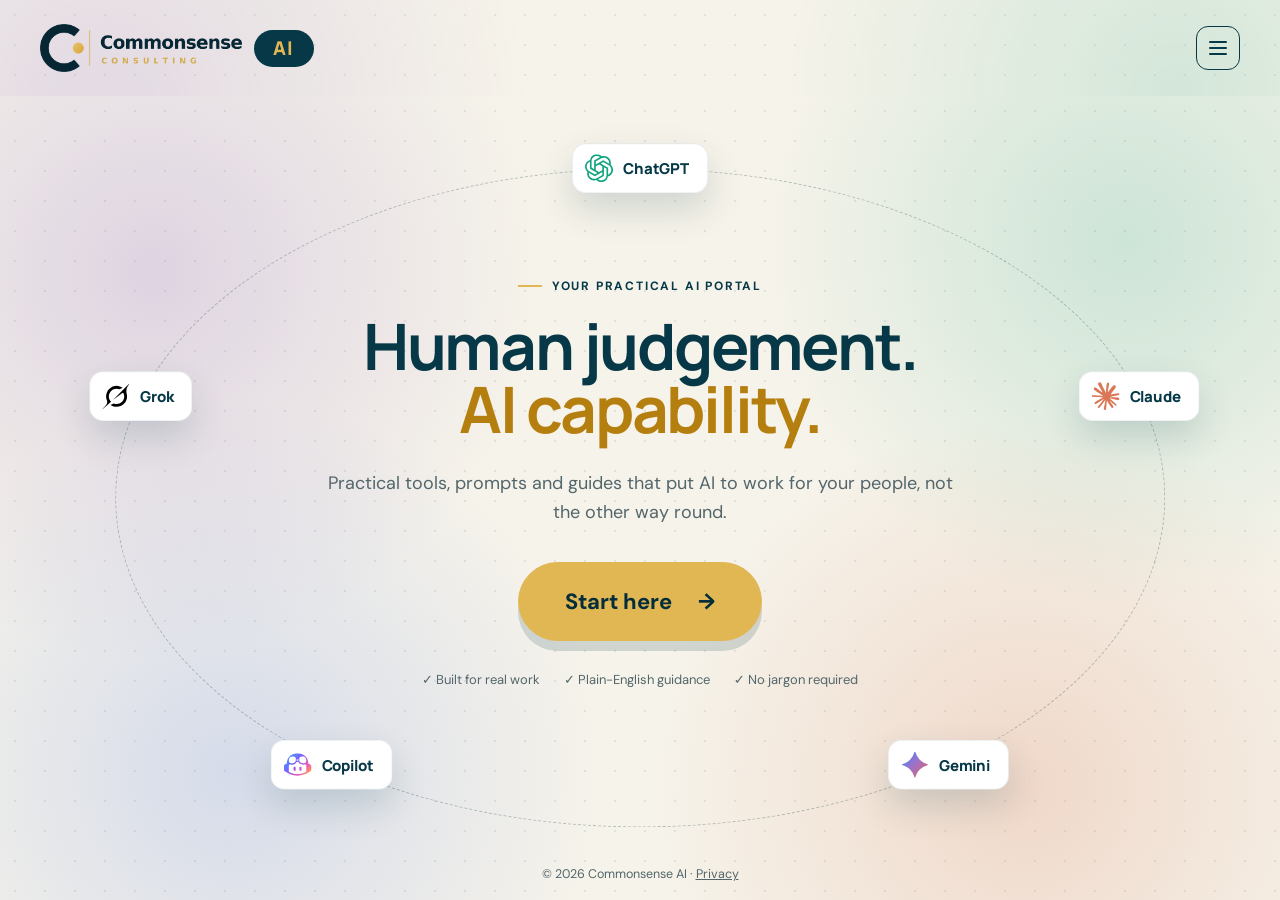
<file: index.html>
<!doctype html>
<html lang="en-AU">
<head>
  <meta charset="utf-8">
  <meta name="viewport" content="width=device-width, initial-scale=1">
  <meta name="description" content="Your practical AI portal for Australian organisations: a tool chooser, pricing, training, prompts and guides. Human judgement. AI capability.">
  <link rel="canonical" href="https://ai.commonsense.com.au/">
  <link rel="icon" href="assets/favicon-64.png" type="image/png" sizes="64x64">
  <link rel="apple-touch-icon" href="assets/apple-touch-icon.png">
  <meta name="theme-color" content="#10231f">
  <title>Commonsense AI — Human judgement. AI capability.</title>
  <link rel="preconnect" href="https://fonts.googleapis.com">
  <link rel="preconnect" href="https://fonts.gstatic.com" crossorigin>
  <link href="https://fonts.googleapis.com/css2?family=DM+Sans:wght@400;500;600;700&family=Manrope:wght@500;600;700;800&display=swap" rel="stylesheet">
  <link rel="stylesheet" href="styles.css">
  <script src="portal.js" defer></script>
</head>
<body>
  <header class="site-header">
    <a class="brand" href="index.html" aria-label="Commonsense AI home">
      <img class="brand-logo" src="assets/commonsense-logo.png" alt="Commonsense Consulting" width="693" height="165">
      <span class="brand-ai">AI</span>
    </a>
    <nav class="site-nav" id="site-nav" aria-label="Main navigation">
      <a class="hdr-cta nav-guide" href="assets/Which-AI-should-your-business-use.pdf" download>Download our free guide to AI</a>
      <a class="hdr-cta nav-book" href="https://bookings.cloud.microsoft/bookwithme/user/3d1ee960caf04d3390cefdb40bc5f166@Commonsense.com.au/meetingtype/w-JzdmNtek-JqbTxssXAYw2?anonymous&amp;ismsaljsauthenabled&amp;ep=mcard" target="_blank" rel="noopener">Book a 30-minute Teams meeting with our specialists</a>
      <a href="pricing.html">AI pricing</a>
      <a href="toolkit.html">Toolkit</a>
      <a href="training.html">Training</a>
      <a href="prompts.html">Prompts</a>
      <a href="downloads.html">Downloads</a>
      <a href="onprem.html">On-premise AI</a>
    </nav>
    <button class="nav-toggle" type="button" aria-expanded="false" aria-controls="site-nav" aria-label="Open menu"><span></span></button>
  </header>

  <main id="top">
    <section class="hero portal-hero" id="intro">
      <div class="hero-copy portal-copy">
        <p class="eyebrow"><span></span> Your practical AI portal</p>
        <h1>Human judgement.<br><em>AI capability.</em></h1>
        <p class="hero-lede">Practical tools, prompts and guides that put AI to work for your people, not the other way round.</p>
        <div class="hero-actions">
          <a class="primary-button start-button" href="toolkit.html">Start here <span aria-hidden="true">→</span></a>
        </div>
        <div class="trust-row" aria-label="Survey benefits">
          <span>✓ Built for real work</span>
          <span>✓ Plain-English guidance</span>
          <span>✓ No jargon required</span>
        </div>
        <p class="sr-only">Compare ChatGPT, Claude, Gemini, Copilot and Grok.</p>
      </div>
      <ul class="portal-orbit" aria-hidden="true">
        <li class="orbit-path"></li>
        <li class="orbit-tile" style="--phase:-90deg"><img src="assets/logos/chatgpt.svg" alt="" width="28" height="28"><span>ChatGPT</span></li>
        <li class="orbit-tile" style="--phase:-18deg"><img src="assets/logos/claude.svg" alt="" width="28" height="28"><span>Claude</span></li>
        <li class="orbit-tile" style="--phase:54deg"><img src="assets/logos/gemini.svg" alt="" width="28" height="28"><span>Gemini</span></li>
        <li class="orbit-tile" style="--phase:126deg"><img src="assets/logos/copilot.svg" alt="" width="28" height="28"><span>Copilot</span></li>
        <li class="orbit-tile" style="--phase:198deg"><img src="assets/logos/grok.svg" alt="" width="28" height="28"><span>Grok</span></li>
      </ul>
      <p class="home-note">© <span id="year"></span> Commonsense AI · <a href="privacy.html">Privacy</a></p>
    </section>
  </main>
</body>
</html>
</file>
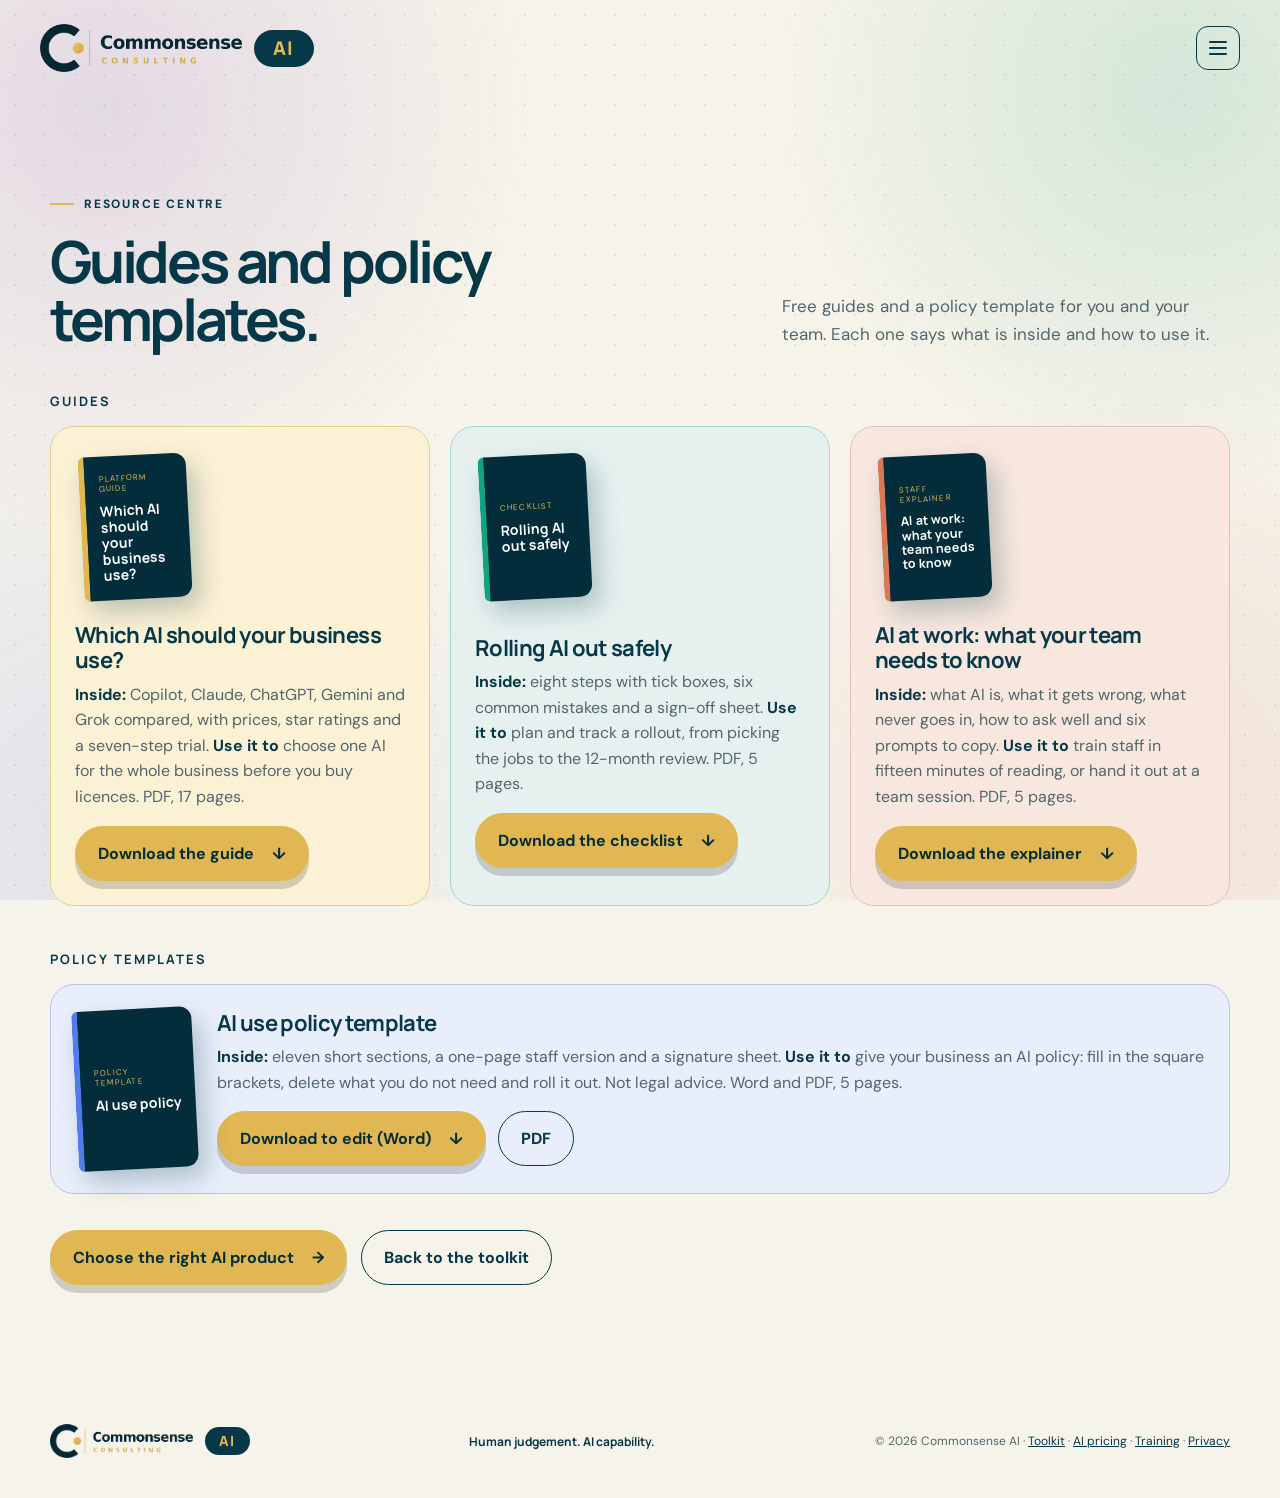
<file: downloads.html>
<!doctype html>
<html lang="en-AU">
<head>
  <meta charset="utf-8">
  <meta name="viewport" content="width=device-width, initial-scale=1">
  <meta name="description" content="Free AI guides, checklists, policies and templates from Commonsense AI, starting with Which AI should your business use?">
  <link rel="canonical" href="https://ai.commonsense.com.au/downloads.html">
  <link rel="icon" href="assets/favicon-64.png" type="image/png" sizes="64x64">
  <link rel="apple-touch-icon" href="assets/apple-touch-icon.png">
  <meta name="theme-color" content="#10231f">
  <title>Downloads — Commonsense AI</title>
  <link rel="preconnect" href="https://fonts.googleapis.com">
  <link rel="preconnect" href="https://fonts.gstatic.com" crossorigin>
  <link href="https://fonts.googleapis.com/css2?family=DM+Sans:wght@400;500;600;700&family=Manrope:wght@500;600;700;800&display=swap" rel="stylesheet">
  <link rel="stylesheet" href="styles.css">
  <script src="portal.js" defer></script>
</head>
<body>
  <header class="site-header">
    <a class="brand" href="index.html" aria-label="Commonsense AI home">
      <img class="brand-logo" src="assets/commonsense-logo.png" alt="Commonsense Consulting" width="693" height="165">
      <span class="brand-ai">AI</span>
    </a>
    <nav class="site-nav" id="site-nav" aria-label="Main navigation">
      <a class="hdr-cta nav-guide" href="assets/Which-AI-should-your-business-use.pdf" download>Download our free guide to AI</a>
      <a class="hdr-cta nav-book" href="https://bookings.cloud.microsoft/bookwithme/user/3d1ee960caf04d3390cefdb40bc5f166@Commonsense.com.au/meetingtype/w-JzdmNtek-JqbTxssXAYw2?anonymous&amp;ismsaljsauthenabled&amp;ep=mcard" target="_blank" rel="noopener">Book a 30-minute Teams meeting with our specialists</a>
      <a href="pricing.html">AI pricing</a>
      <a href="toolkit.html">Toolkit</a>
      <a href="training.html">Training</a>
      <a href="prompts.html">Prompts</a>
      <a href="downloads.html" aria-current="page">Downloads</a>
      <a href="onprem.html">On-premise AI</a>
    </nav>
    <button class="nav-toggle" type="button" aria-expanded="false" aria-controls="site-nav" aria-label="Open menu"><span></span></button>
  </header>

  <main id="top">
    <section class="portal-tools soon-page" aria-labelledby="soon-title">
      <div class="portal-heading">
        <div>
          <p class="eyebrow"><span></span> Resource centre</p>
          <h1 id="soon-title">Guides and policy templates.</h1>
        </div>
        <p>Free guides and a policy template for you and your team. Each one says what is inside and how to use it.</p>
      </div>
      <h2 class="dl-group">Guides</h2>
      <div class="dl-list dl-three">
        <article class="dl-guide">
          <div class="dl-cover" aria-hidden="true"><span>Platform guide</span><strong>Which AI should your business use?</strong></div>
          <div>
            <h3>Which AI should your business use?</h3>
            <p><b>Inside:</b> Copilot, Claude, ChatGPT, Gemini and Grok compared, with prices, star ratings and a seven-step trial. <b>Use it to</b> choose one AI for the whole business before you buy licences. PDF, 17 pages.</p>
            <a class="primary-button" href="assets/Which-AI-should-your-business-use.pdf" download>Download the guide <span aria-hidden="true">↓</span></a>
          </div>
        </article>
        <article class="dl-guide dl-b">
          <div class="dl-cover" aria-hidden="true"><span>Checklist</span><strong>Rolling AI out safely</strong></div>
          <div>
            <h3>Rolling AI out safely</h3>
            <p><b>Inside:</b> eight steps with tick boxes, six common mistakes and a sign-off sheet. <b>Use it to</b> plan and track a rollout, from picking the jobs to the 12-month review. PDF, 5 pages.</p>
            <a class="primary-button" href="assets/Rolling_AI_Out_Safely_Checklist.pdf" download>Download the checklist <span aria-hidden="true">↓</span></a>
          </div>
        </article>
        <article class="dl-guide dl-d">
          <div class="dl-cover" aria-hidden="true"><span>Staff explainer</span><strong>AI at work: what your team needs to know</strong></div>
          <div>
            <h3>AI at work: what your team needs to know</h3>
            <p><b>Inside:</b> what AI is, what it gets wrong, what never goes in, how to ask well and six prompts to copy. <b>Use it to</b> train staff in fifteen minutes of reading, or hand it out at a team session. PDF, 5 pages.</p>
            <a class="primary-button" href="assets/AI_At_Work_Staff_Explainer.pdf" download>Download the explainer <span aria-hidden="true">↓</span></a>
          </div>
        </article>
      </div>
      <h2 class="dl-group">Policy templates</h2>
      <div class="dl-list dl-one">
        <article class="dl-guide dl-c">
          <div class="dl-cover" aria-hidden="true"><span>Policy template</span><strong>AI use policy</strong></div>
          <div>
            <h3>AI use policy template</h3>
            <p><b>Inside:</b> eleven short sections, a one-page staff version and a signature sheet. <b>Use it to</b> give your business an AI policy: fill in the square brackets, delete what you do not need and roll it out. Not legal advice. Word and PDF, 5 pages.</p>
            <div class="dl-actions"><a class="primary-button" href="assets/AI_Use_Policy_Template.docx" download>Download to edit (Word) <span aria-hidden="true">↓</span></a><a class="secondary-button" href="assets/AI_Use_Policy_Template.pdf" download>PDF</a></div>
          </div>
        </article>
      </div>
      <div class="soon-actions dl-foot">
        <a class="primary-button" href="matchmaker.html">Choose the right AI product <span aria-hidden="true">→</span></a>
        <a class="secondary-button" href="toolkit.html">Back to the toolkit</a>
      </div>
    </section>
  </main>

  <footer>
    <a class="brand footer-brand" href="index.html"><img class="brand-logo" src="assets/commonsense-logo.png" alt="Commonsense Consulting" width="693" height="165"><span class="brand-ai">AI</span></a>
    <p class="footer-tagline">Human judgement. AI capability.</p>
    <p>© <span id="year"></span> Commonsense AI · <a class="footer-link" href="toolkit.html">Toolkit</a> · <a class="footer-link" href="pricing.html">AI pricing</a> · <a class="footer-link" href="training.html">Training</a> · <a class="footer-link" href="privacy.html">Privacy</a></p>
  </footer>
</body>
</html>
</file>
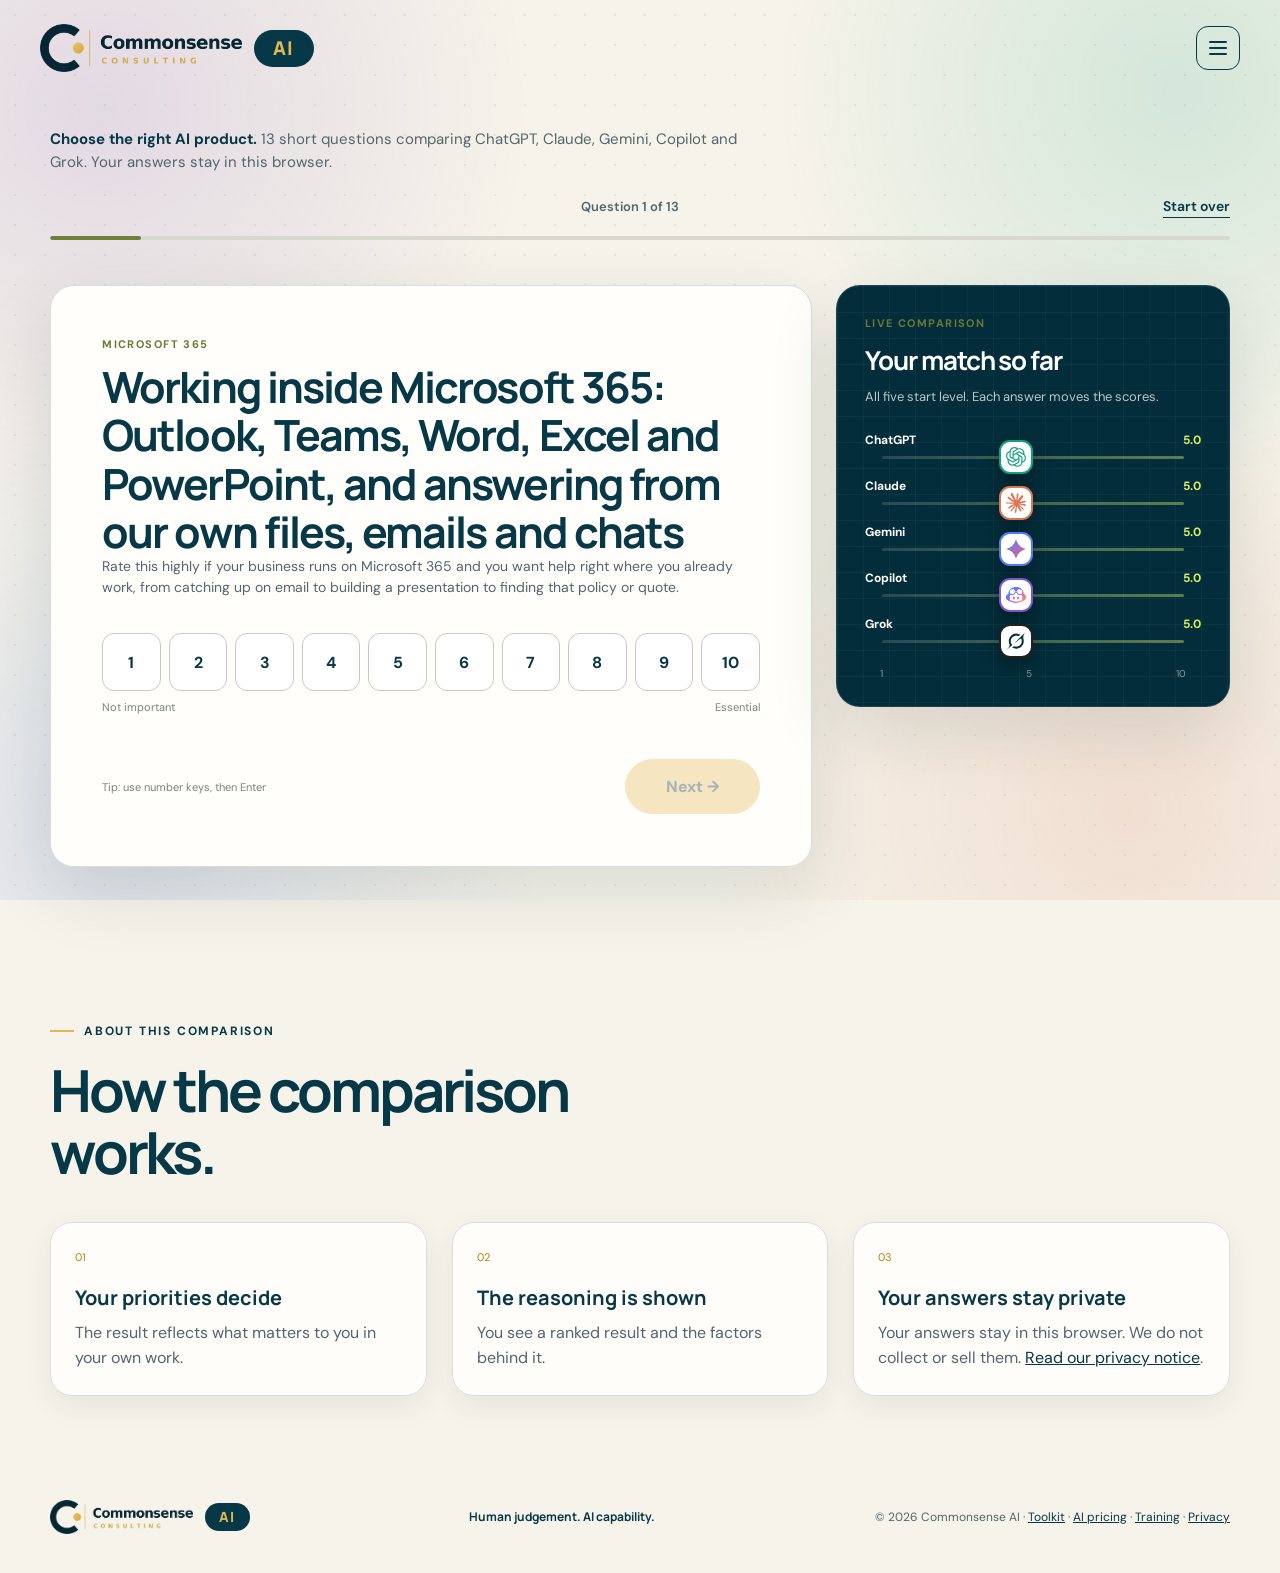
<file: matchmaker.html>
<!doctype html>
<html lang="en-AU">
<head>
  <meta charset="utf-8">
  <meta name="viewport" content="width=device-width, initial-scale=1">
  <meta name="description" content="Find the AI tool that best fits the way you work in about four minutes.">
  <link rel="canonical" href="https://ai.commonsense.com.au/matchmaker.html">
  <link rel="icon" href="assets/favicon-64.png" type="image/png" sizes="64x64">
  <link rel="apple-touch-icon" href="assets/apple-touch-icon.png">
  <meta name="theme-color" content="#10231f">
  <title>Choose the right AI product — Commonsense AI</title>
  <link rel="preconnect" href="https://fonts.googleapis.com">
  <link rel="preconnect" href="https://fonts.gstatic.com" crossorigin>
  <link href="https://fonts.googleapis.com/css2?family=DM+Sans:wght@400;500;600;700&family=Manrope:wght@500;600;700;800&display=swap" rel="stylesheet">
  <link rel="stylesheet" href="styles.css">
  <script src="app.js" defer></script>
  <script src="portal.js" defer></script>
</head>
<body>
  <header class="site-header">
    <a class="brand" href="index.html" aria-label="Commonsense AI home">
      <img class="brand-logo" src="assets/commonsense-logo.png" alt="Commonsense Consulting" width="693" height="165">
      <span class="brand-ai">AI</span>
    </a>
    <nav class="site-nav" id="site-nav" aria-label="Main navigation">
      <a class="hdr-cta nav-guide" href="assets/Which-AI-should-your-business-use.pdf" download>Download our free guide to AI</a>
      <a class="hdr-cta nav-book" href="https://bookings.cloud.microsoft/bookwithme/user/3d1ee960caf04d3390cefdb40bc5f166@Commonsense.com.au/meetingtype/w-JzdmNtek-JqbTxssXAYw2?anonymous&amp;ismsaljsauthenabled&amp;ep=mcard" target="_blank" rel="noopener">Book a 30-minute Teams meeting with our specialists</a>
      <a href="pricing.html">AI pricing</a>
      <a href="toolkit.html">Toolkit</a>
      <a href="training.html">Training</a>
      <a href="prompts.html">Prompts</a>
      <a href="downloads.html">Downloads</a>
      <a href="onprem.html">On-premise AI</a>
      <button class="method-link" type="button" data-open-method>How it works</button>
    </nav>
    <button class="nav-toggle" type="button" aria-expanded="false" aria-controls="site-nav" aria-label="Open menu"><span></span></button>
  </header>

  <main id="top">
    <section class="survey-shell" id="survey" aria-labelledby="survey-title">
      <p class="survey-intro"><strong>Choose the right AI product.</strong> 13 short questions comparing ChatGPT, Claude, Gemini, Copilot and Grok. Your answers stay in this browser.</p>
      <div class="survey-topline">
        <button class="text-button" id="back-button" type="button" aria-label="Go to previous question">← Back</button>
        <p id="question-count">Question 1 of 20</p>
        <button class="text-button" id="restart-button" type="button">Start over</button>
      </div>
      <div class="progress-track" aria-hidden="true"><span id="progress-bar"></span></div>
      <div class="survey-layout">
        <div class="question-card">
          <p class="question-kicker" id="question-category">Everyday fit</p>
          <h2 id="survey-title" class="question-text" tabindex="-1"></h2>
          <p class="question-help" id="question-help"></p>
          <fieldset class="rating-fieldset">
            <legend>Choose from 1, not important, to 10, essential</legend>
            <div class="rating-grid" id="rating-grid"></div>
            <div class="scale-labels" aria-hidden="true"><span>Not important</span><span>Essential</span></div>
          </fieldset>
          <div class="question-footer">
            <span class="keyboard-hint">Tip: use number keys, then Enter</span>
            <button class="primary-button next-button" id="next-button" type="button" disabled>Next <span aria-hidden="true">→</span></button>
          </div>
        </div>
        <aside class="live-match-chart" aria-labelledby="live-chart-title">
          <p class="question-kicker">Live comparison</p>
          <h2 id="live-chart-title">Your match so far</h2>
          <p class="live-chart-intro">All five start level. Each answer moves the scores.</p>
          <ol class="live-chart-list" id="live-chart-list"></ol>
          <div class="live-chart-scale" aria-hidden="true"><span>1</span><span>5</span><span>10</span></div>
        </aside>
      </div>
    </section>

    <section class="results" id="results" hidden aria-labelledby="result-title">
      <div class="result-heading">
        <p class="eyebrow"><span></span> Your result</p>
        <h2 id="result-title" tabindex="-1">Your best match is <em id="winner-name">ChatGPT</em></h2>
        <p id="winner-summary"></p>
      </div>
      <div class="winner-panel">
        <div class="winner-score-block"><div class="winner-logo" id="winner-logo" aria-hidden="true"></div><div><span class="match-label">Your match score</span><strong class="match-score"><span id="winner-score">92</span><small>%</small></strong></div></div>
        <div class="why-match"><h3>Why it suits you</h3><ul id="winner-reasons"></ul></div>
        <a class="primary-button result-cta" id="winner-link" href="#" target="_blank" rel="noopener noreferrer">Explore <span id="winner-link-name">ChatGPT</span> <span aria-hidden="true">↗</span></a>
      </div>
      <div class="rankings-panel">
        <div class="section-title-row"><h3>Your full ranking</h3><button class="method-link" type="button" data-open-method>See our method</button></div>
        <ol id="ranking-list" class="ranking-list"></ol>
      </div>
      <div class="result-actions"><button class="secondary-button" id="retake-button" type="button">Retake the survey</button><button class="secondary-button" id="copy-button" type="button">Copy my result</button></div>
      <p class="result-disclaimer">This is a practical fit recommendation, not a claim that one AI is objectively “best”. Features, plans and limits change often. Last reviewed October 2026.</p>
    </section>

    <section class="principles" aria-labelledby="principles-title">
      <p class="eyebrow light"><span></span> About this comparison</p>
      <h2 id="principles-title">How the comparison works.</h2>
      <div class="principle-grid">
        <article><span>01</span><h3>Your priorities decide</h3><p>The result reflects what matters to you in your own work.</p></article>
        <article><span>02</span><h3>The reasoning is shown</h3><p>You see a ranked result and the factors behind it.</p></article>
        <article><span>03</span><h3>Your answers stay private</h3><p>Your answers stay in this browser. We do not collect or sell them. <a class="inline-link" href="privacy.html">Read our privacy notice</a>.</p></article>
      </div>
    </section>
  </main>

  <footer>
    <a class="brand footer-brand" href="index.html"><img class="brand-logo" src="assets/commonsense-logo.png" alt="Commonsense Consulting" width="693" height="165"><span class="brand-ai">AI</span></a>
    <p class="footer-tagline">Human judgement. AI capability.</p>
    <p>© <span id="year"></span> Commonsense AI · <a class="footer-link" href="toolkit.html">Toolkit</a> · <a class="footer-link" href="pricing.html">AI pricing</a> · <a class="footer-link" href="training.html">Training</a> · <a class="footer-link" href="privacy.html">Privacy</a></p>
  </footer>

  <dialog id="method-dialog" aria-labelledby="method-title">
    <button class="dialog-close" type="button" data-close-method aria-label="Close">×</button>
    <p class="eyebrow"><span></span> Methodology</p>
    <h2 id="method-title">How the match is calculated</h2>
    <p>Each answer becomes a weight. We compare those priorities with a maintained capability profile for each tool, then calculate a weighted fit score. A high score means the product aligns well with the things you rated most highly.</p>
    <p>The profiles cover Microsoft 365 and Google fit, writing and long documents, research, numbers, building, images, audio and video, voice, ease of use, cost, heavy use, security, teamwork, automation and accuracy. They are directional—not laboratory benchmarks—and should be reviewed as products change.</p>
    <h3>Important caveats</h3>
    <ul><li>Features vary by plan, region and account type.</li><li>AI outputs can be wrong. Verify important work.</li><li>For sensitive business data, check your organisation’s policy and the vendor’s current terms.</li></ul>
    <button class="primary-button" type="button" data-close-method>Got it</button>
  </dialog>
</body>
</html>
</file>
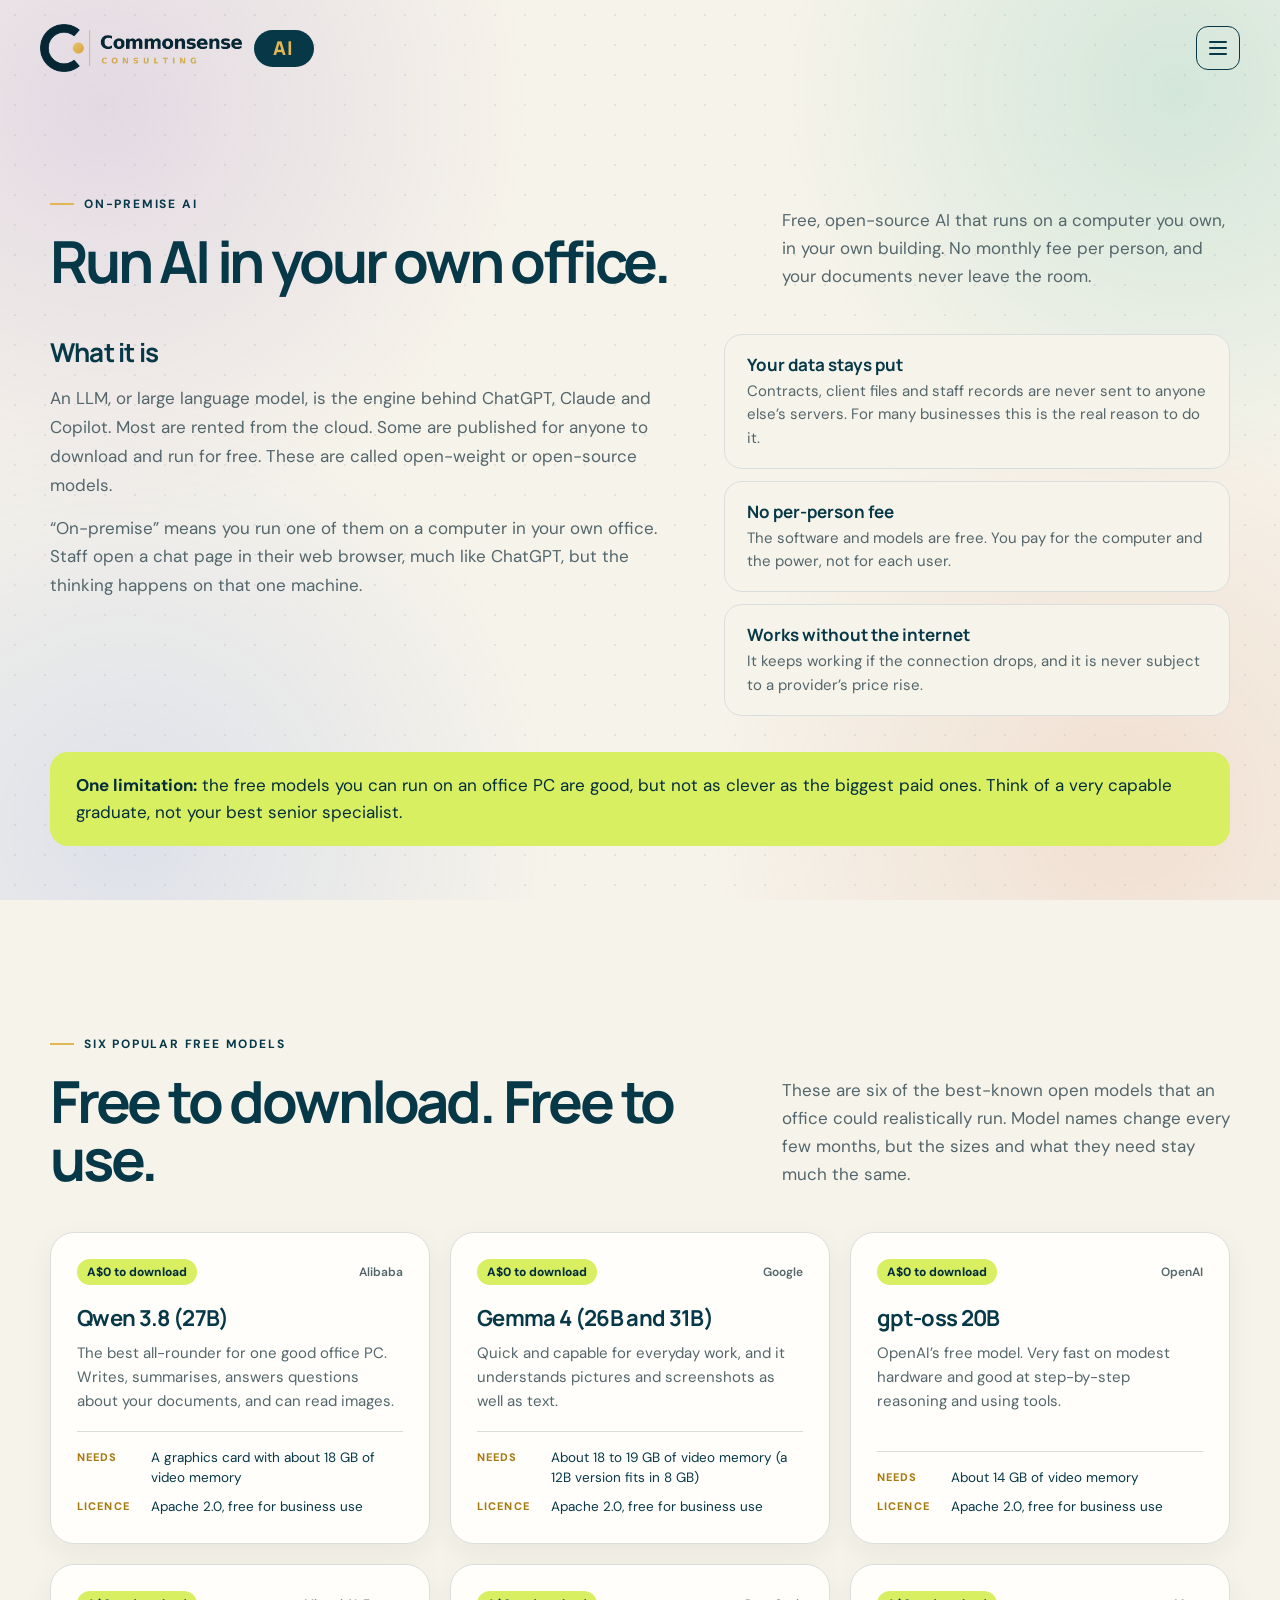
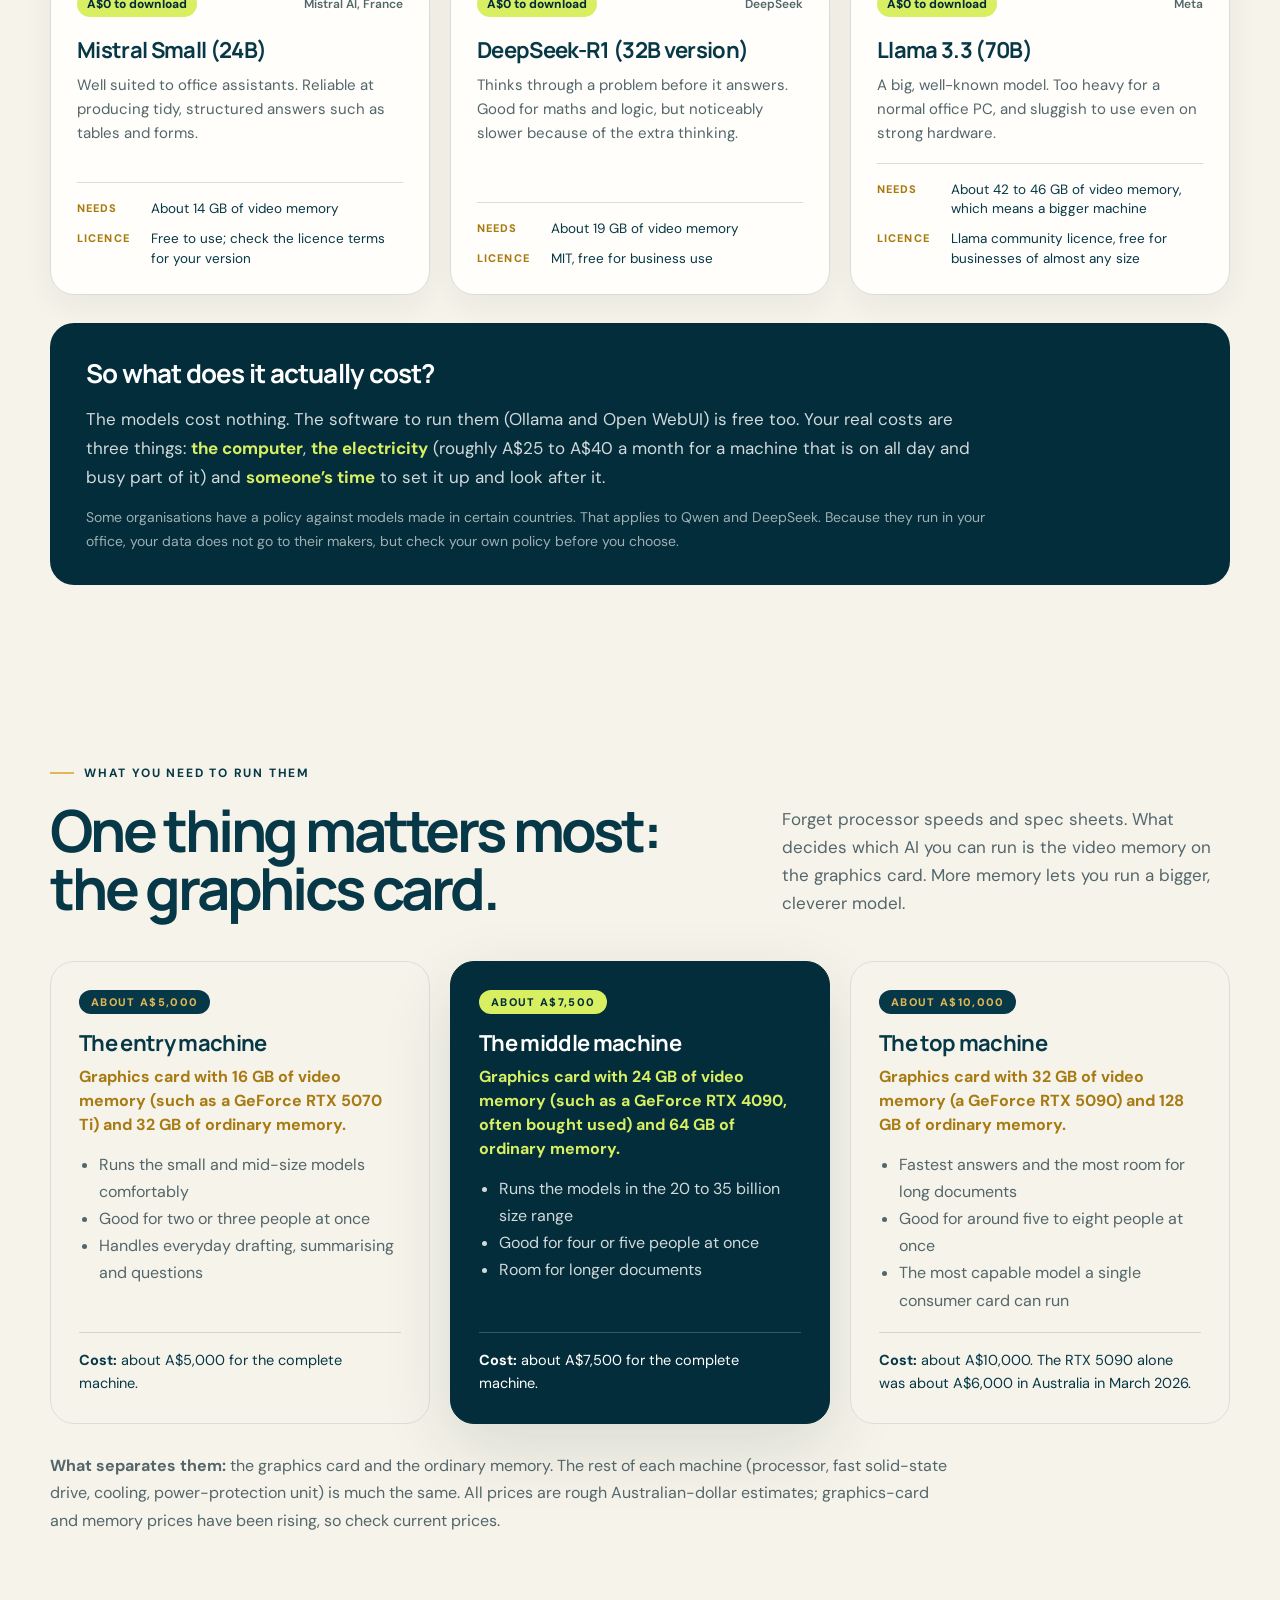
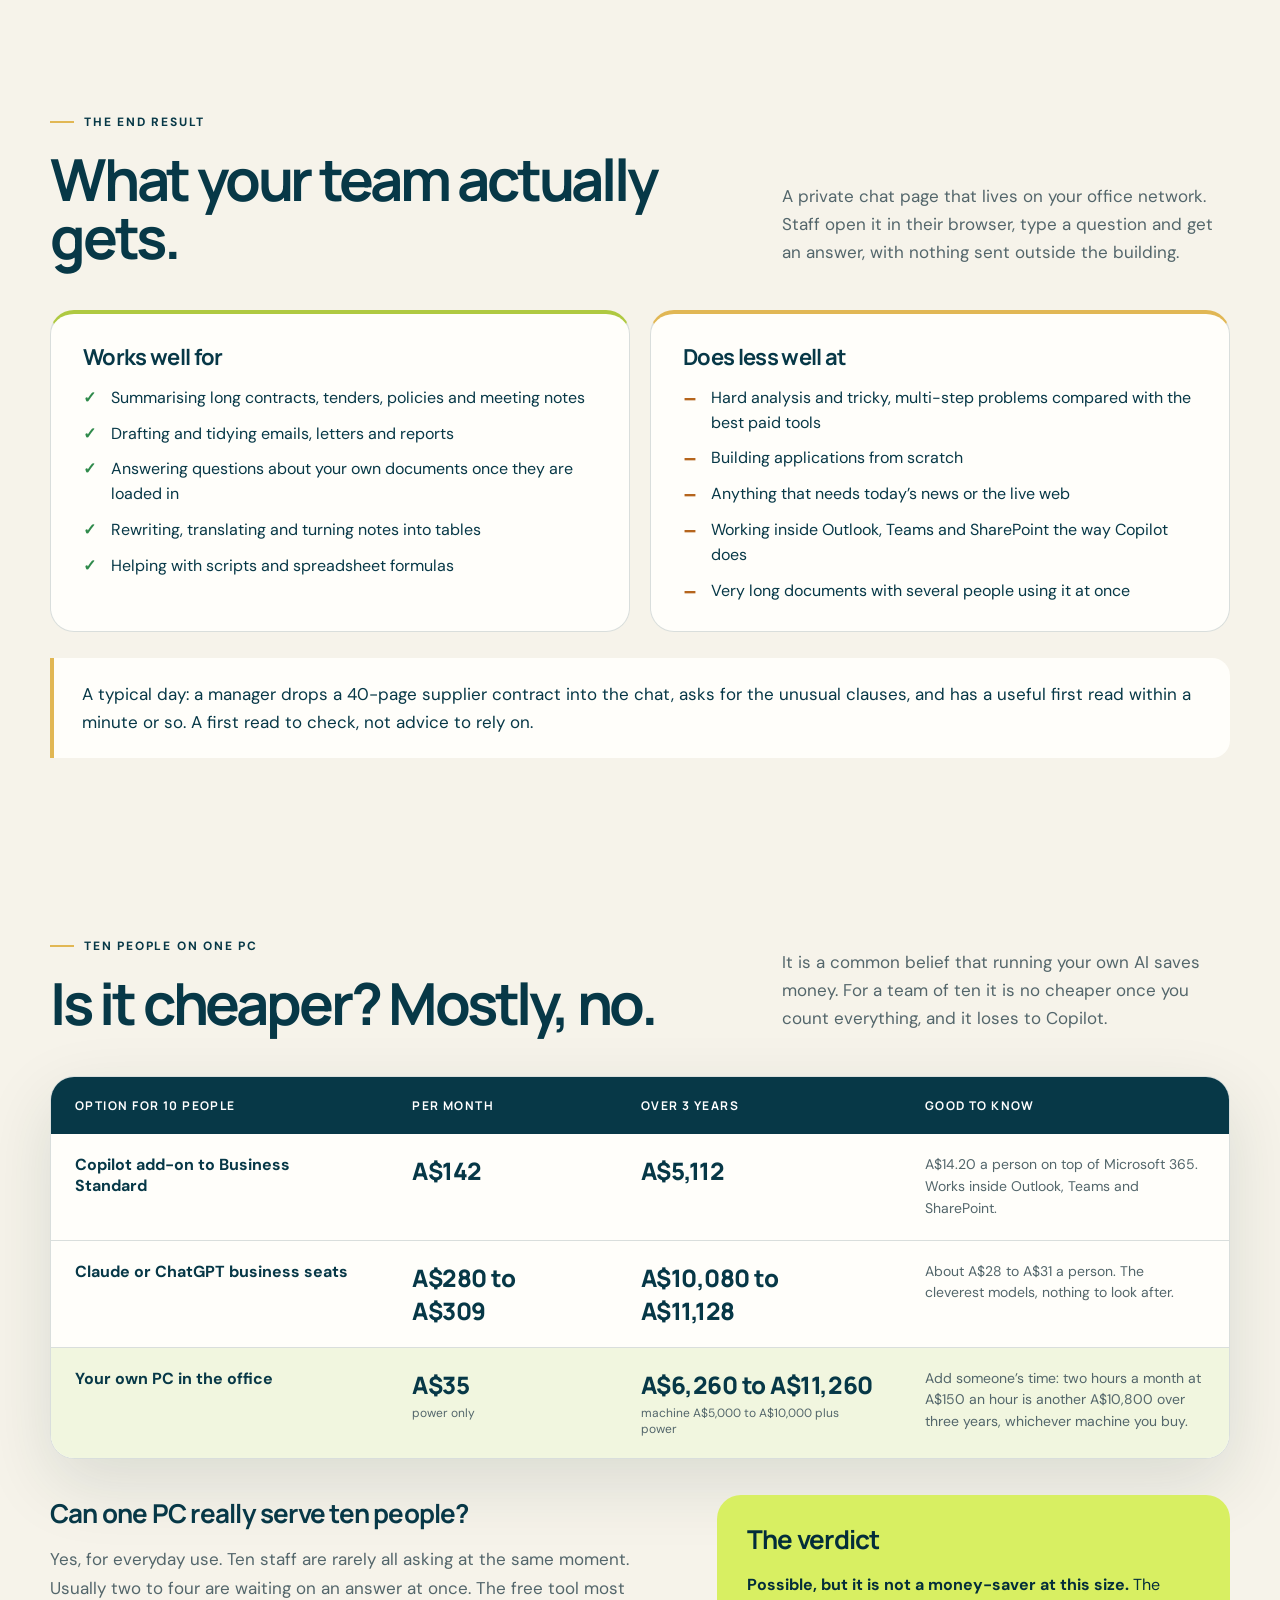
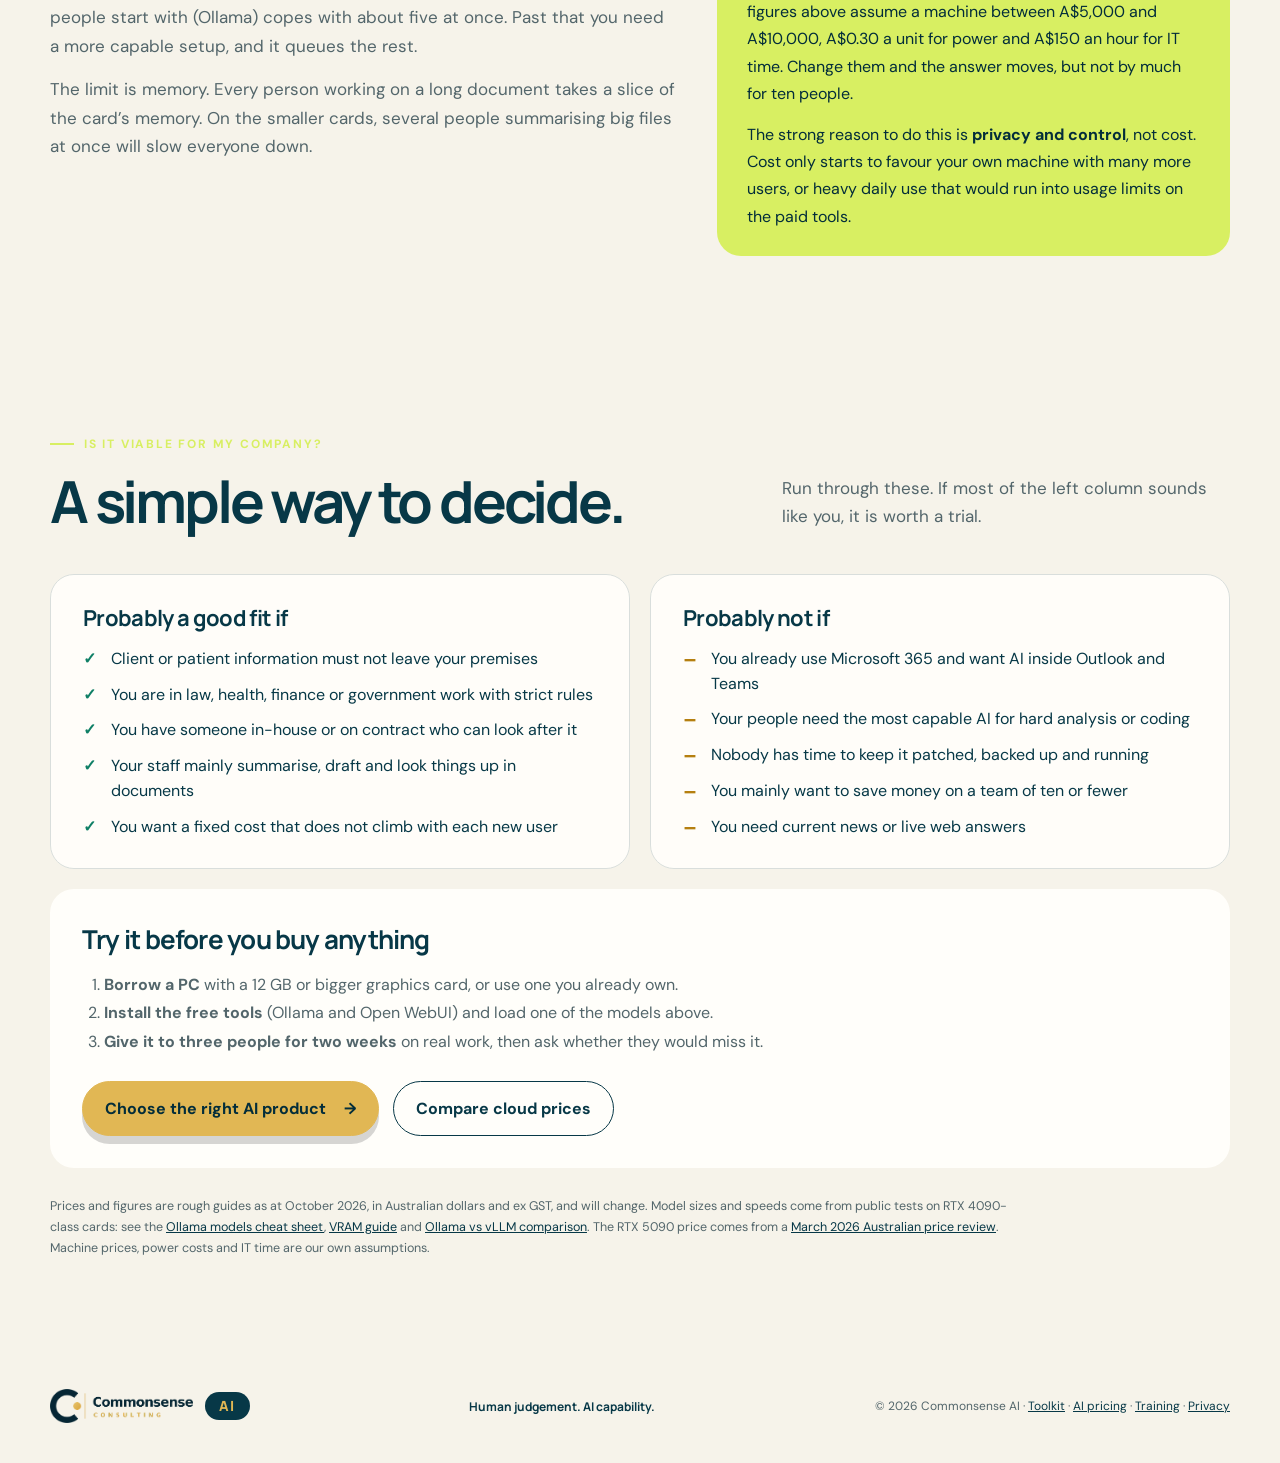
<file: onprem.html>
<!doctype html>
<html lang="en-AU">
<head>
  <meta charset="utf-8">
  <meta name="viewport" content="width=device-width, initial-scale=1">
  <meta name="description" content="What on-premise AI is, six popular free models, what hardware you need in plain English, and whether running AI in your own office makes sense for a team of ten.">
  <link rel="canonical" href="https://ai.commonsense.com.au/onprem.html">
  <link rel="icon" href="assets/favicon-64.png" type="image/png" sizes="64x64">
  <link rel="apple-touch-icon" href="assets/apple-touch-icon.png">
  <meta name="theme-color" content="#10231f">
  <title>On-premise AI: free AI in your own office — Commonsense AI</title>
  <link rel="preconnect" href="https://fonts.googleapis.com">
  <link rel="preconnect" href="https://fonts.gstatic.com" crossorigin>
  <link href="https://fonts.googleapis.com/css2?family=DM+Sans:wght@400;500;600;700&family=Manrope:wght@500;600;700;800&display=swap" rel="stylesheet">
  <link rel="stylesheet" href="styles.css">
  <script src="portal.js" defer></script>
</head>
<body>
  <header class="site-header">
    <a class="brand" href="index.html" aria-label="Commonsense AI home">
      <img class="brand-logo" src="assets/commonsense-logo.png" alt="Commonsense Consulting" width="693" height="165">
      <span class="brand-ai">AI</span>
    </a>
    <nav class="site-nav" id="site-nav" aria-label="Main navigation">
      <a class="hdr-cta nav-guide" href="assets/Which-AI-should-your-business-use.pdf" download>Download our free guide to AI</a>
      <a class="hdr-cta nav-book" href="https://bookings.cloud.microsoft/bookwithme/user/3d1ee960caf04d3390cefdb40bc5f166@Commonsense.com.au/meetingtype/w-JzdmNtek-JqbTxssXAYw2?anonymous&amp;ismsaljsauthenabled&amp;ep=mcard" target="_blank" rel="noopener">Book a 30-minute Teams meeting with our specialists</a>
      <a href="pricing.html">AI pricing</a>
      <a href="toolkit.html">Toolkit</a>
      <a href="training.html">Training</a>
      <a href="prompts.html">Prompts</a>
      <a href="downloads.html">Downloads</a>
      <a href="onprem.html" aria-current="page">On-premise AI</a>
    </nav>
    <button class="nav-toggle" type="button" aria-expanded="false" aria-controls="site-nav" aria-label="Open menu"><span></span></button>
  </header>

    <main id="top">
    <section class="portal-tools ops-intro" aria-labelledby="ops-title">
      <div class="portal-heading">
        <div>
          <p class="eyebrow"><span></span> On-premise AI</p>
          <h1 id="ops-title">Run AI in your own office.</h1>
        </div>
        <p>Free, open-source AI that runs on a computer you own, in your own building. No monthly fee per person, and your documents never leave the room.</p>
      </div>
      <div class="ops-what">
        <div class="ops-what-copy">
          <h2>What it is</h2>
          <p>An LLM, or large language model, is the engine behind ChatGPT, Claude and Copilot. Most are rented from the cloud. Some are published for anyone to download and run for free. These are called open-weight or open-source models.</p>
          <p>&ldquo;On-premise&rdquo; means you run one of them on a computer in your own office. Staff open a chat page in their web browser, much like ChatGPT, but the thinking happens on that one machine.</p>
        </div>
        <ul class="ops-why">
          <li><strong>Your data stays put</strong><span>Contracts, client files and staff records are never sent to anyone else&rsquo;s servers. For many businesses this is the real reason to do it.</span></li>
          <li><strong>No per-person fee</strong><span>The software and models are free. You pay for the computer and the power, not for each user.</span></li>
          <li><strong>Works without the internet</strong><span>It keeps working if the connection drops, and it is never subject to a provider&rsquo;s price rise.</span></li>
        </ul>
      </div>
      <p class="ops-honest"><strong>One limitation:</strong> the free models you can run on an office PC are good, but not as clever as the biggest paid ones. Think of a very capable graduate, not your best senior specialist.</p>
    </section>

    <section class="ops-models" aria-labelledby="models-title">
      <div class="portal-heading">
        <div>
          <p class="eyebrow"><span></span> Six popular free models</p>
          <h2 id="models-title">Free to download. Free to use.</h2>
        </div>
        <p>These are six of the best-known open models that an office could realistically run. Model names change every few months, but the sizes and what they need stay much the same.</p>
      </div>
      <div class="model-grid">
        <article class="model-card">
          <div class="model-top"><span class="model-cost">A$0 to download</span><span class="model-by">Alibaba</span></div>
          <h3>Qwen 3.8 (27B)</h3>
          <p class="model-good">The best all-rounder for one good office PC. Writes, summarises, answers questions about your documents, and can read images.</p>
          <dl>
            <div><dt>Needs</dt><dd>A graphics card with about 18 GB of video memory</dd></div>
            <div><dt>Licence</dt><dd>Apache 2.0, free for business use</dd></div>
          </dl>
        </article>
        <article class="model-card">
          <div class="model-top"><span class="model-cost">A$0 to download</span><span class="model-by">Google</span></div>
          <h3>Gemma 4 (26B and 31B)</h3>
          <p class="model-good">Quick and capable for everyday work, and it understands pictures and screenshots as well as text.</p>
          <dl>
            <div><dt>Needs</dt><dd>About 18 to 19 GB of video memory (a 12B version fits in 8 GB)</dd></div>
            <div><dt>Licence</dt><dd>Apache 2.0, free for business use</dd></div>
          </dl>
        </article>
        <article class="model-card">
          <div class="model-top"><span class="model-cost">A$0 to download</span><span class="model-by">OpenAI</span></div>
          <h3>gpt-oss 20B</h3>
          <p class="model-good">OpenAI&rsquo;s free model. Very fast on modest hardware and good at step-by-step reasoning and using tools.</p>
          <dl>
            <div><dt>Needs</dt><dd>About 14 GB of video memory</dd></div>
            <div><dt>Licence</dt><dd>Apache 2.0, free for business use</dd></div>
          </dl>
        </article>
        <article class="model-card">
          <div class="model-top"><span class="model-cost">A$0 to download</span><span class="model-by">Mistral AI, France</span></div>
          <h3>Mistral Small (24B)</h3>
          <p class="model-good">Well suited to office assistants. Reliable at producing tidy, structured answers such as tables and forms.</p>
          <dl>
            <div><dt>Needs</dt><dd>About 14 GB of video memory</dd></div>
            <div><dt>Licence</dt><dd>Free to use; check the licence terms for your version</dd></div>
          </dl>
        </article>
        <article class="model-card">
          <div class="model-top"><span class="model-cost">A$0 to download</span><span class="model-by">DeepSeek</span></div>
          <h3>DeepSeek-R1 (32B version)</h3>
          <p class="model-good">Thinks through a problem before it answers. Good for maths and logic, but noticeably slower because of the extra thinking.</p>
          <dl>
            <div><dt>Needs</dt><dd>About 19 GB of video memory</dd></div>
            <div><dt>Licence</dt><dd>MIT, free for business use</dd></div>
          </dl>
        </article>
        <article class="model-card">
          <div class="model-top"><span class="model-cost">A$0 to download</span><span class="model-by">Meta</span></div>
          <h3>Llama 3.3 (70B)</h3>
          <p class="model-good">A big, well-known model. Too heavy for a normal office PC, and sluggish to use even on strong hardware.</p>
          <dl>
            <div><dt>Needs</dt><dd>About 42 to 46 GB of video memory, which means a bigger machine</dd></div>
            <div><dt>Licence</dt><dd>Llama community licence, free for businesses of almost any size</dd></div>
          </dl>
        </article>
      </div>
      <div class="ops-cost-band">
        <h3>So what does it actually cost?</h3>
        <p>The models cost nothing. The software to run them (Ollama and Open WebUI) is free too. Your real costs are three things: <strong>the computer</strong>, <strong>the electricity</strong> (roughly A$25 to A$40 a month for a machine that is on all day and busy part of it) and <strong>someone&rsquo;s time</strong> to set it up and look after it.</p>
        <p class="ops-note">Some organisations have a policy against models made in certain countries. That applies to Qwen and DeepSeek. Because they run in your office, your data does not go to their makers, but check your own policy before you choose.</p>
      </div>
    </section>

    <section class="ops-need" aria-labelledby="need-title">
      <div class="portal-heading">
        <div>
          <p class="eyebrow"><span></span> What you need to run them</p>
          <h2 id="need-title">One thing matters most: the graphics card.</h2>
        </div>
        <p>Forget processor speeds and spec sheets. What decides which AI you can run is the video memory on the graphics card. More memory lets you run a bigger, cleverer model.</p>
      </div>
      <div class="tier-grid">
        <article class="tier-card">
          <span class="tier-tag">About A$5,000</span>
          <h3>The entry machine</h3>
          <p class="tier-gpu">Graphics card with 16 GB of video memory (such as a GeForce RTX 5070 Ti) and 32 GB of ordinary memory.</p>
          <ul>
            <li>Runs the small and mid-size models comfortably</li>
            <li>Good for two or three people at once</li>
            <li>Handles everyday drafting, summarising and questions</li>
          </ul>
          <p class="tier-cost"><strong>Cost:</strong> about A$5,000 for the complete machine.</p>
        </article>
        <article class="tier-card tier-feature">
          <span class="tier-tag">About A$7,500</span>
          <h3>The middle machine</h3>
          <p class="tier-gpu">Graphics card with 24 GB of video memory (such as a GeForce RTX 4090, often bought used) and 64 GB of ordinary memory.</p>
          <ul>
            <li>Runs the models in the 20 to 35 billion size range</li>
            <li>Good for four or five people at once</li>
            <li>Room for longer documents</li>
          </ul>
          <p class="tier-cost"><strong>Cost:</strong> about A$7,500 for the complete machine.</p>
        </article>
        <article class="tier-card">
          <span class="tier-tag">About A$10,000</span>
          <h3>The top machine</h3>
          <p class="tier-gpu">Graphics card with 32 GB of video memory (a GeForce RTX 5090) and 128 GB of ordinary memory.</p>
          <ul>
            <li>Fastest answers and the most room for long documents</li>
            <li>Good for around five to eight people at once</li>
            <li>The most capable model a single consumer card can run</li>
          </ul>
          <p class="tier-cost"><strong>Cost:</strong> about A$10,000. The RTX 5090 alone was about A$6,000 in Australia in March 2026.</p>
        </article>
      </div>
      <p class="ops-also"><strong>What separates them:</strong> the graphics card and the ordinary memory. The rest of each machine (processor, fast solid-state drive, cooling, power-protection unit) is much the same. All prices are rough Australian-dollar estimates; graphics-card and memory prices have been rising, so check current prices.</p>
    </section>

    <section class="ops-result" aria-labelledby="result-title">
      <div class="portal-heading">
        <div>
          <p class="eyebrow"><span></span> The end result</p>
          <h2 id="result-title">What your team actually gets.</h2>
        </div>
        <p>A private chat page that lives on your office network. Staff open it in their browser, type a question and get an answer, with nothing sent outside the building.</p>
      </div>
      <div class="result-cols">
        <div class="result-good">
          <h3>Works well for</h3>
          <ul>
            <li>Summarising long contracts, tenders, policies and meeting notes</li>
            <li>Drafting and tidying emails, letters and reports</li>
            <li>Answering questions about your own documents once they are loaded in</li>
            <li>Rewriting, translating and turning notes into tables</li>
            <li>Helping with scripts and spreadsheet formulas</li>
          </ul>
        </div>
        <div class="result-less">
          <h3>Does less well at</h3>
          <ul>
            <li>Hard analysis and tricky, multi-step problems compared with the best paid tools</li>
            <li>Building applications from scratch</li>
            <li>Anything that needs today&rsquo;s news or the live web</li>
            <li>Working inside Outlook, Teams and SharePoint the way Copilot does</li>
            <li>Very long documents with several people using it at once</li>
          </ul>
        </div>
      </div>
      <p class="ops-pull">A typical day: a manager drops a 40-page supplier contract into the chat, asks for the unusual clauses, and has a useful first read within a minute or so. A first read to check, not advice to rely on.</p>
    </section>

    <section class="ops-ten" aria-labelledby="ten-title">
      <div class="portal-heading">
        <div>
          <p class="eyebrow"><span></span> Ten people on one PC</p>
          <h2 id="ten-title">Is it cheaper? Mostly, no.</h2>
        </div>
        <p>It is a common belief that running your own AI saves money. For a team of ten it is no cheaper once you count everything, and it loses to Copilot.</p>
      </div>
      <div class="price-table-wrap ops-table">
        <table class="price-table">
          <thead><tr><th scope="col">Option for 10 people</th><th scope="col">Per month</th><th scope="col">Over 3 years</th><th scope="col">Good to know</th></tr></thead>
          <tbody>
            <tr><th scope="row">Copilot add-on to Business Standard</th><td data-label="Per month"><span class="price-big">A$142</span></td><td data-label="Over 3 years"><span class="price-big">A$5,112</span></td><td data-label="Good to know" class="price-note">A$14.20 a person on top of Microsoft 365. Works inside Outlook, Teams and SharePoint.</td></tr>
            <tr><th scope="row">Claude or ChatGPT business seats</th><td data-label="Per month"><span class="price-big">A$280 to A$309</span></td><td data-label="Over 3 years"><span class="price-big">A$10,080 to A$11,128</span></td><td data-label="Good to know" class="price-note">About A$28 to A$31 a person. The cleverest models, nothing to look after.</td></tr>
            <tr class="ops-row-hl"><th scope="row">Your own PC in the office</th><td data-label="Per month"><span class="price-big">A$35</span><small>power only</small></td><td data-label="Over 3 years"><span class="price-big">A$6,260 to A$11,260</span><small>machine A$5,000 to A$10,000 plus power</small></td><td data-label="Good to know" class="price-note">Add someone&rsquo;s time: two hours a month at A$150 an hour is another A$10,800 over three years, whichever machine you buy.</td></tr>
          </tbody>
        </table>
      </div>
      <div class="ten-cols">
        <div>
          <h3>Can one PC really serve ten people?</h3>
          <p>Yes, for everyday use. Ten staff are rarely all asking at the same moment. Usually two to four are waiting on an answer at once. The free tool most people start with (Ollama) copes with about five at once. Past that you need a more capable setup, and it queues the rest.</p>
          <p>The limit is memory. Every person working on a long document takes a slice of the card&rsquo;s memory. On the smaller cards, several people summarising big files at once will slow everyone down.</p>
        </div>
        <div class="ten-verdict">
          <h3>The verdict</h3>
          <p><strong>Possible, but it is not a money-saver at this size.</strong> The figures above assume a machine between A$5,000 and A$10,000, A$0.30 a unit for power and A$150 an hour for IT time. Change them and the answer moves, but not by much for ten people.</p>
          <p>The strong reason to do this is <strong>privacy and control</strong>, not cost. Cost only starts to favour your own machine with many more users, or heavy daily use that would run into usage limits on the paid tools.</p>
        </div>
      </div>
    </section>

    <section class="ops-fit" aria-labelledby="fit-title">
      <div class="portal-heading">
        <div>
          <p class="eyebrow light"><span></span> Is it viable for my company?</p>
          <h2 id="fit-title">A simple way to decide.</h2>
        </div>
        <p>Run through these. If most of the left column sounds like you, it is worth a trial.</p>
      </div>
      <div class="fit-cols">
        <div class="fit-yes">
          <h3>Probably a good fit if</h3>
          <ul>
            <li>Client or patient information must not leave your premises</li>
            <li>You are in law, health, finance or government work with strict rules</li>
            <li>You have someone in-house or on contract who can look after it</li>
            <li>Your staff mainly summarise, draft and look things up in documents</li>
            <li>You want a fixed cost that does not climb with each new user</li>
          </ul>
        </div>
        <div class="fit-no">
          <h3>Probably not if</h3>
          <ul>
            <li>You already use Microsoft 365 and want AI inside Outlook and Teams</li>
            <li>Your people need the most capable AI for hard analysis or coding</li>
            <li>Nobody has time to keep it patched, backed up and running</li>
            <li>You mainly want to save money on a team of ten or fewer</li>
            <li>You need current news or live web answers</li>
          </ul>
        </div>
      </div>
      <div class="fit-try">
        <h3>Try it before you buy anything</h3>
        <ol>
          <li><strong>Borrow a PC</strong> with a 12 GB or bigger graphics card, or use one you already own.</li>
          <li><strong>Install the free tools</strong> (Ollama and Open WebUI) and load one of the models above.</li>
          <li><strong>Give it to three people for two weeks</strong> on real work, then ask whether they would miss it.</li>
        </ol>
        <div class="fit-links">
          <a class="primary-button" href="matchmaker.html">Choose the right AI product <span aria-hidden="true">→</span></a>
          <a class="secondary-button" href="pricing.html">Compare cloud prices</a>
        </div>
      </div>
      <p class="ops-sources">Prices and figures are rough guides as at October 2026, in Australian dollars and ex GST, and will change. Model sizes and speeds come from public tests on RTX 4090-class cards: see the <a class="inline-link" href="https://computingforgeeks.com/ollama-models-cheat-sheet/" target="_blank" rel="noopener noreferrer">Ollama models cheat sheet</a>, <a class="inline-link" href="https://localllm.in/blog/ollama-vram-requirements-for-local-llms" target="_blank" rel="noopener noreferrer">VRAM guide</a> and <a class="inline-link" href="https://www.spheron.network/blog/ollama-vs-vllm/" target="_blank" rel="noopener noreferrer">Ollama vs vLLM comparison</a>. The RTX 5090 price comes from a <a class="inline-link" href="https://glukhov.org/hardware/gpu/nvidia-rtx-5080-rtx-5090-prices-march-2026/" target="_blank" rel="noopener noreferrer">March 2026 Australian price review</a>. Machine prices, power costs and IT time are our own assumptions.</p>
    </section>
  </main>

  <footer>
    <a class="brand footer-brand" href="index.html"><img class="brand-logo" src="assets/commonsense-logo.png" alt="Commonsense Consulting" width="693" height="165"><span class="brand-ai">AI</span></a>
    <p class="footer-tagline">Human judgement. AI capability.</p>
    <p>© <span id="year"></span> Commonsense AI · <a class="footer-link" href="toolkit.html">Toolkit</a> · <a class="footer-link" href="pricing.html">AI pricing</a> · <a class="footer-link" href="training.html">Training</a> · <a class="footer-link" href="privacy.html">Privacy</a></p>
  </footer>
</body>
</html>
</file>
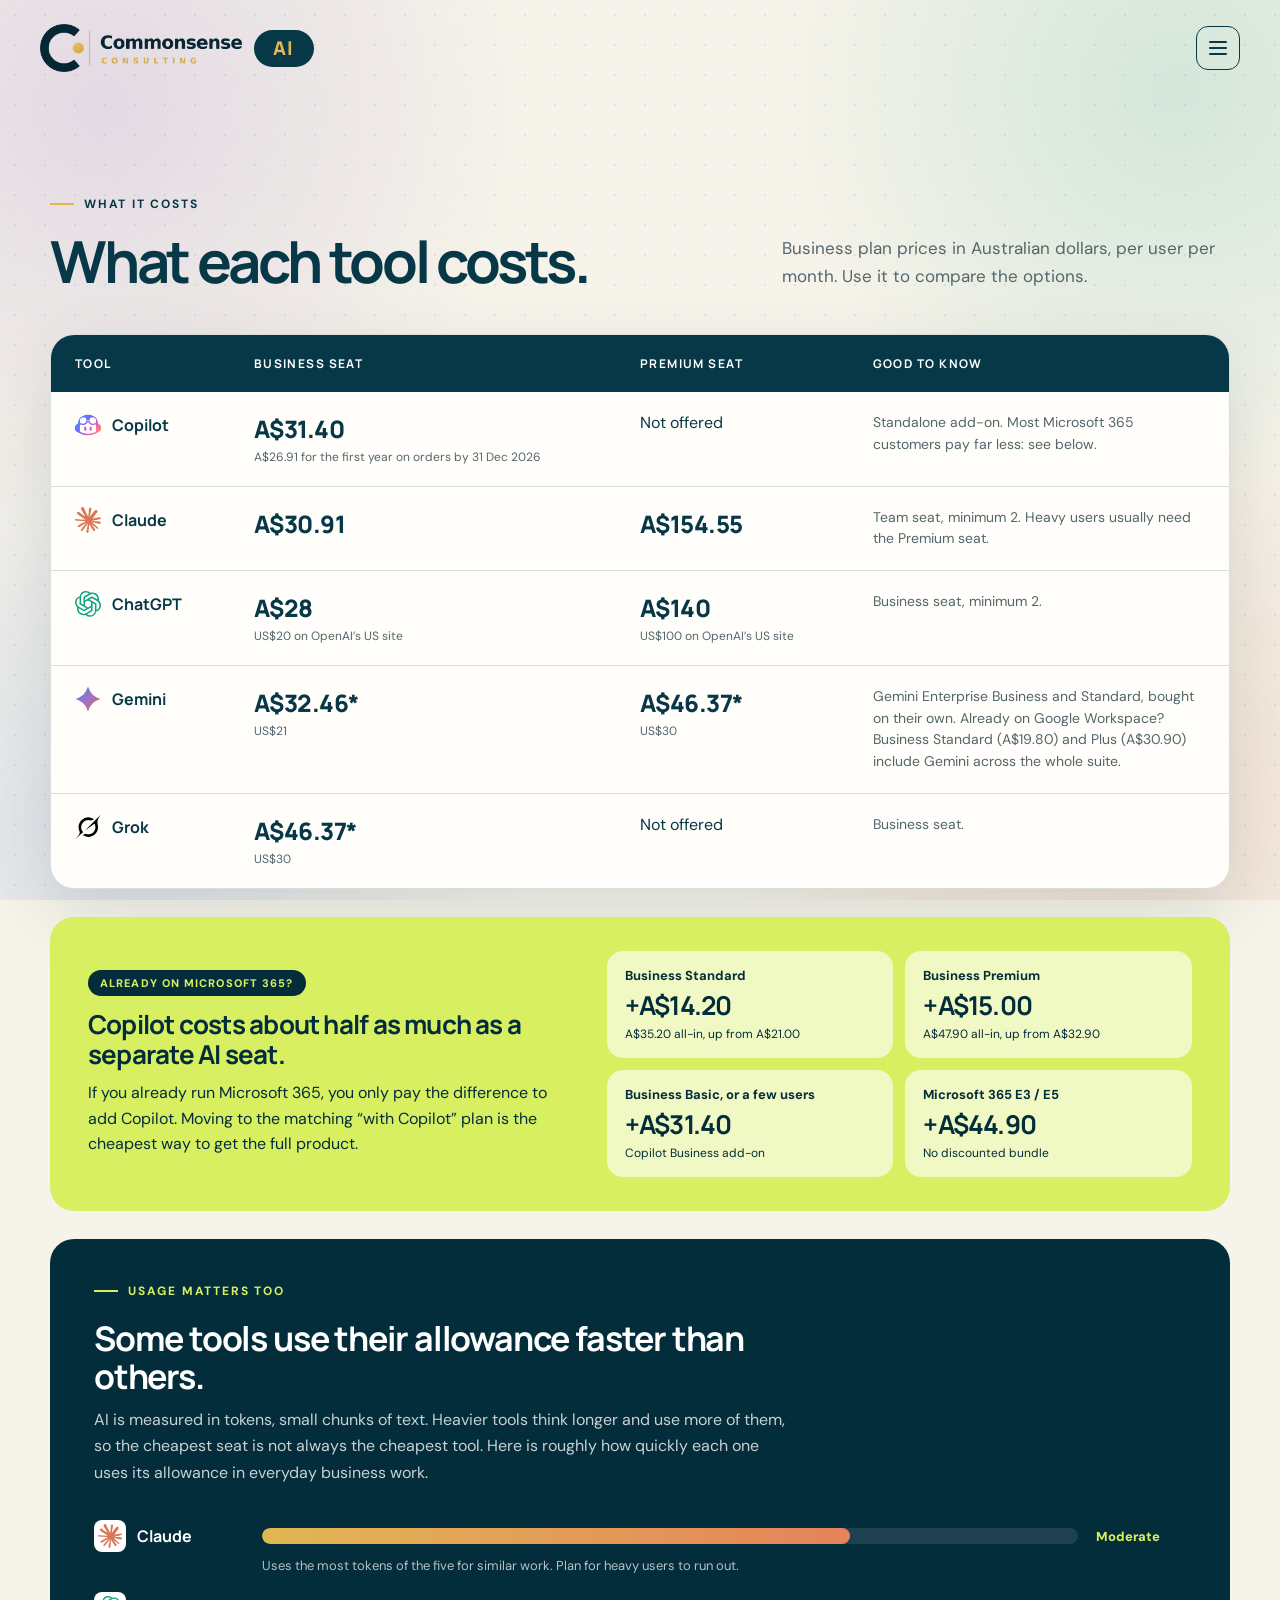
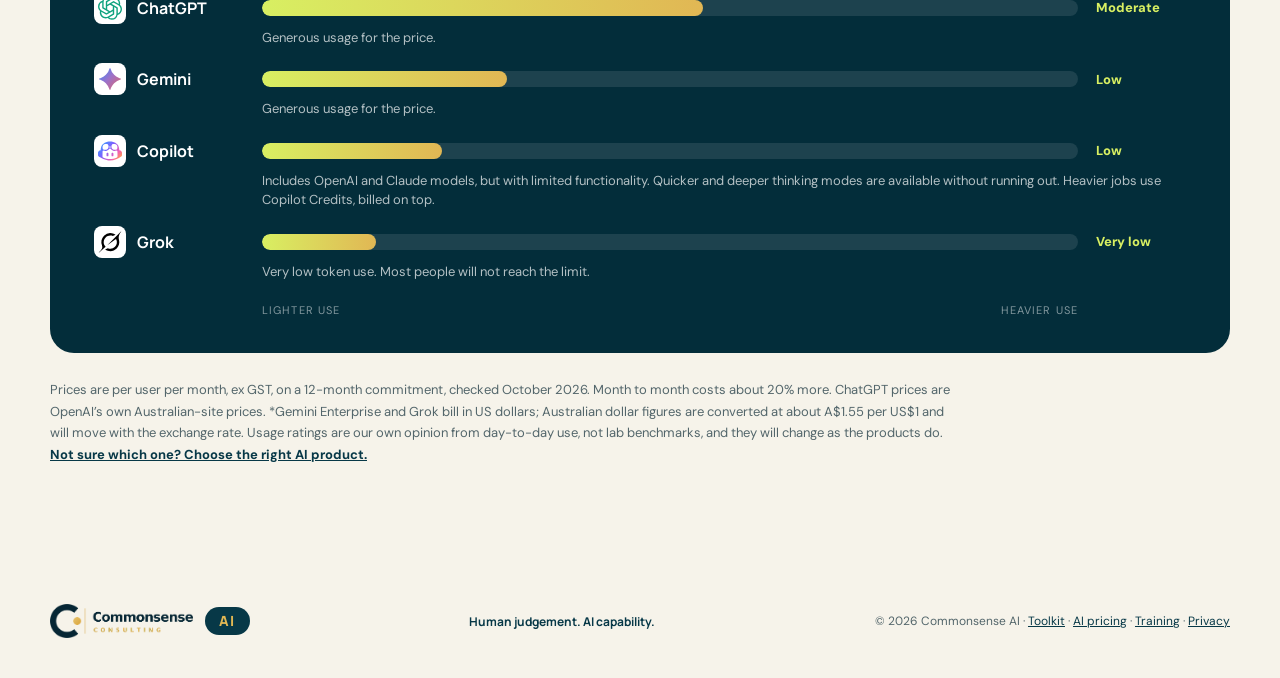
<file: pricing.html>
<!doctype html>
<html lang="en-AU">
<head>
  <meta charset="utf-8">
  <meta name="viewport" content="width=device-width, initial-scale=1">
  <meta name="description" content="What ChatGPT, Claude, Gemini, Copilot and Grok cost for business, in Australian dollars, and how quickly each uses its allowance.">
  <link rel="canonical" href="https://ai.commonsense.com.au/pricing.html">
  <link rel="icon" href="assets/favicon-64.png" type="image/png" sizes="64x64">
  <link rel="apple-touch-icon" href="assets/apple-touch-icon.png">
  <meta name="theme-color" content="#10231f">
  <title>AI pricing in AUD — Commonsense AI</title>
  <link rel="preconnect" href="https://fonts.googleapis.com">
  <link rel="preconnect" href="https://fonts.gstatic.com" crossorigin>
  <link href="https://fonts.googleapis.com/css2?family=DM+Sans:wght@400;500;600;700&family=Manrope:wght@500;600;700;800&display=swap" rel="stylesheet">
  <link rel="stylesheet" href="styles.css">
  <script src="portal.js" defer></script>
</head>
<body>
  <header class="site-header">
    <a class="brand" href="index.html" aria-label="Commonsense AI home">
      <img class="brand-logo" src="assets/commonsense-logo.png" alt="Commonsense Consulting" width="693" height="165">
      <span class="brand-ai">AI</span>
    </a>
    <nav class="site-nav" id="site-nav" aria-label="Main navigation">
      <a class="hdr-cta nav-guide" href="assets/Which-AI-should-your-business-use.pdf" download>Download our free guide to AI</a>
      <a class="hdr-cta nav-book" href="https://bookings.cloud.microsoft/bookwithme/user/3d1ee960caf04d3390cefdb40bc5f166@Commonsense.com.au/meetingtype/w-JzdmNtek-JqbTxssXAYw2?anonymous&amp;ismsaljsauthenabled&amp;ep=mcard" target="_blank" rel="noopener">Book a 30-minute Teams meeting with our specialists</a>
      <a href="pricing.html" aria-current="page">AI pricing</a>
      <a href="toolkit.html">Toolkit</a>
      <a href="training.html">Training</a>
      <a href="prompts.html">Prompts</a>
      <a href="downloads.html">Downloads</a>
      <a href="onprem.html">On-premise AI</a>
    </nav>
    <button class="nav-toggle" type="button" aria-expanded="false" aria-controls="site-nav" aria-label="Open menu"><span></span></button>
  </header>

  <main id="top">
    <section class="pricing" id="pricing" aria-labelledby="pricing-title">
      <div class="portal-heading">
        <div>
          <p class="eyebrow"><span></span> What it costs</p>
          <h1 id="pricing-title">What each tool costs.</h1>
        </div>
        <p>Business plan prices in Australian dollars, per user per month. Use it to compare the options.</p>
      </div>

      <div class="price-table-wrap">
        <table class="price-table">
          <thead><tr><th scope="col">Tool</th><th scope="col">Business seat</th><th scope="col">Premium seat</th><th scope="col">Good to know</th></tr></thead>
          <tbody>
          <tr>
            <th scope="row"><span class="price-name"><img src="assets/logos/copilot.svg" alt="" width="26" height="26"><strong>Copilot</strong></span></th>
            <td data-label="Business seat"><span class="price-big">A$31.40</span><small>A$26.91 for the first year on orders by 31 Dec 2026</small></td>
            <td data-label="Premium seat">Not offered</td>
            <td data-label="Good to know" class="price-note">Standalone add-on. Most Microsoft 365 customers pay far less: see below.</td>
          </tr>
          <tr>
            <th scope="row"><span class="price-name"><img src="assets/logos/claude.svg" alt="" width="26" height="26"><strong>Claude</strong></span></th>
            <td data-label="Business seat"><span class="price-big">A$30.91</span></td>
            <td data-label="Premium seat"><span class="price-big">A$154.55</span></td>
            <td data-label="Good to know" class="price-note">Team seat, minimum 2. Heavy users usually need the Premium seat.</td>
          </tr>
          <tr>
            <th scope="row"><span class="price-name"><img src="assets/logos/chatgpt.svg" alt="" width="26" height="26"><strong>ChatGPT</strong></span></th>
            <td data-label="Business seat"><span class="price-big">A$28</span><small>US$20 on OpenAI’s US site</small></td>
            <td data-label="Premium seat"><span class="price-big">A$140</span><small>US$100 on OpenAI’s US site</small></td>
            <td data-label="Good to know" class="price-note">Business seat, minimum 2.</td>
          </tr>
          <tr>
            <th scope="row"><span class="price-name"><img src="assets/logos/gemini.svg" alt="" width="26" height="26"><strong>Gemini</strong></span></th>
            <td data-label="Business seat"><span class="price-big">A$32.46*</span><small>US$21</small></td>
            <td data-label="Premium seat"><span class="price-big">A$46.37*</span><small>US$30</small></td>
            <td data-label="Good to know" class="price-note">Gemini Enterprise Business and Standard, bought on their own. Already on Google Workspace? Business Standard (A$19.80) and Plus (A$30.90) include Gemini across the whole suite.</td>
          </tr>
          <tr>
            <th scope="row"><span class="price-name"><img src="assets/logos/grok.svg" alt="" width="26" height="26"><strong>Grok</strong></span></th>
            <td data-label="Business seat"><span class="price-big">A$46.37*</span><small>US$30</small></td>
            <td data-label="Premium seat">Not offered</td>
            <td data-label="Good to know" class="price-note">Business seat.</td>
          </tr>
          </tbody>
        </table>
      </div>

      <div class="copilot-addon">
        <div class="addon-intro">
          <span class="addon-tag">Already on Microsoft 365?</span>
          <h3>Copilot costs about half as much as a separate AI seat.</h3>
          <p>If you already run Microsoft 365, you only pay the difference to add Copilot. Moving to the matching &ldquo;with Copilot&rdquo; plan is the cheapest way to get the full product.</p>
        </div>
        <ul class="addon-list">
          <li><span>Business Standard</span><strong>+A$14.20</strong><small>A$35.20 all-in, up from A$21.00</small></li>
          <li><span>Business Premium</span><strong>+A$15.00</strong><small>A$47.90 all-in, up from A$32.90</small></li>
          <li><span>Business Basic, or a few users</span><strong>+A$31.40</strong><small>Copilot Business add-on</small></li>
          <li><span>Microsoft 365 E3 / E5</span><strong>+A$44.90</strong><small>No discounted bundle</small></li>
        </ul>
      </div>

      <div class="token-panel">
        <div class="token-head">
          <p class="eyebrow light"><span></span> Usage matters too</p>
          <h3>Some tools use their allowance faster than others.</h3>
          <p>AI is measured in tokens, small chunks of text. Heavier tools think longer and use more of them, so the cheapest seat is not always the cheapest tool. Here is roughly how quickly each one uses its allowance in everyday business work.</p>
        </div>
        <ul class="token-list">
          <li class="token-row">
            <span class="price-name"><img src="assets/logos/claude.svg" alt="" width="26" height="26"><strong>Claude</strong></span>
            <span class="token-track" aria-hidden="true"><span style="width:72%"></span></span>
            <span class="token-label">Moderate</span>
            <p>Uses the most tokens of the five for similar work. Plan for heavy users to run out.</p>
          </li>
          <li class="token-row">
            <span class="price-name"><img src="assets/logos/chatgpt.svg" alt="" width="26" height="26"><strong>ChatGPT</strong></span>
            <span class="token-track" aria-hidden="true"><span style="width:54%"></span></span>
            <span class="token-label">Moderate</span>
            <p>Generous usage for the price.</p>
          </li>
          <li class="token-row">
            <span class="price-name"><img src="assets/logos/gemini.svg" alt="" width="26" height="26"><strong>Gemini</strong></span>
            <span class="token-track" aria-hidden="true"><span style="width:30%"></span></span>
            <span class="token-label">Low</span>
            <p>Generous usage for the price.</p>
          </li>
          <li class="token-row">
            <span class="price-name"><img src="assets/logos/copilot.svg" alt="" width="26" height="26"><strong>Copilot</strong></span>
            <span class="token-track" aria-hidden="true"><span style="width:22%"></span></span>
            <span class="token-label">Low</span>
            <p>Includes OpenAI and Claude models, but with limited functionality. Quicker and deeper thinking modes are available without running out. Heavier jobs use Copilot Credits, billed on top.</p>
          </li>
          <li class="token-row">
            <span class="price-name"><img src="assets/logos/grok.svg" alt="" width="26" height="26"><strong>Grok</strong></span>
            <span class="token-track" aria-hidden="true"><span style="width:14%"></span></span>
            <span class="token-label">Very low</span>
            <p>Very low token use. Most people will not reach the limit.</p>
          </li>
        </ul>
        <p class="token-scale" aria-hidden="true"><span>Lighter use</span><span>Heavier use</span></p>
      </div>

      <p class="price-foot">Prices are per user per month, ex GST, on a 12-month commitment, checked October 2026. Month to month costs about 20% more. ChatGPT prices are OpenAI’s own Australian-site prices. *Gemini Enterprise and Grok bill in US dollars; Australian dollar figures are converted at about A$1.55 per US$1 and will move with the exchange rate. Usage ratings are our own opinion from day-to-day use, not lab benchmarks, and they will change as the products do. <a class="inline-link" href="matchmaker.html">Not sure which one? Choose the right AI product.</a></p>
    </section>
  </main>

  <footer>
    <a class="brand footer-brand" href="index.html"><img class="brand-logo" src="assets/commonsense-logo.png" alt="Commonsense Consulting" width="693" height="165"><span class="brand-ai">AI</span></a>
    <p class="footer-tagline">Human judgement. AI capability.</p>
    <p>© <span id="year"></span> Commonsense AI · <a class="footer-link" href="toolkit.html">Toolkit</a> · <a class="footer-link" href="pricing.html">AI pricing</a> · <a class="footer-link" href="training.html">Training</a> · <a class="footer-link" href="privacy.html">Privacy</a></p>
  </footer>
</body>
</html>
</file>
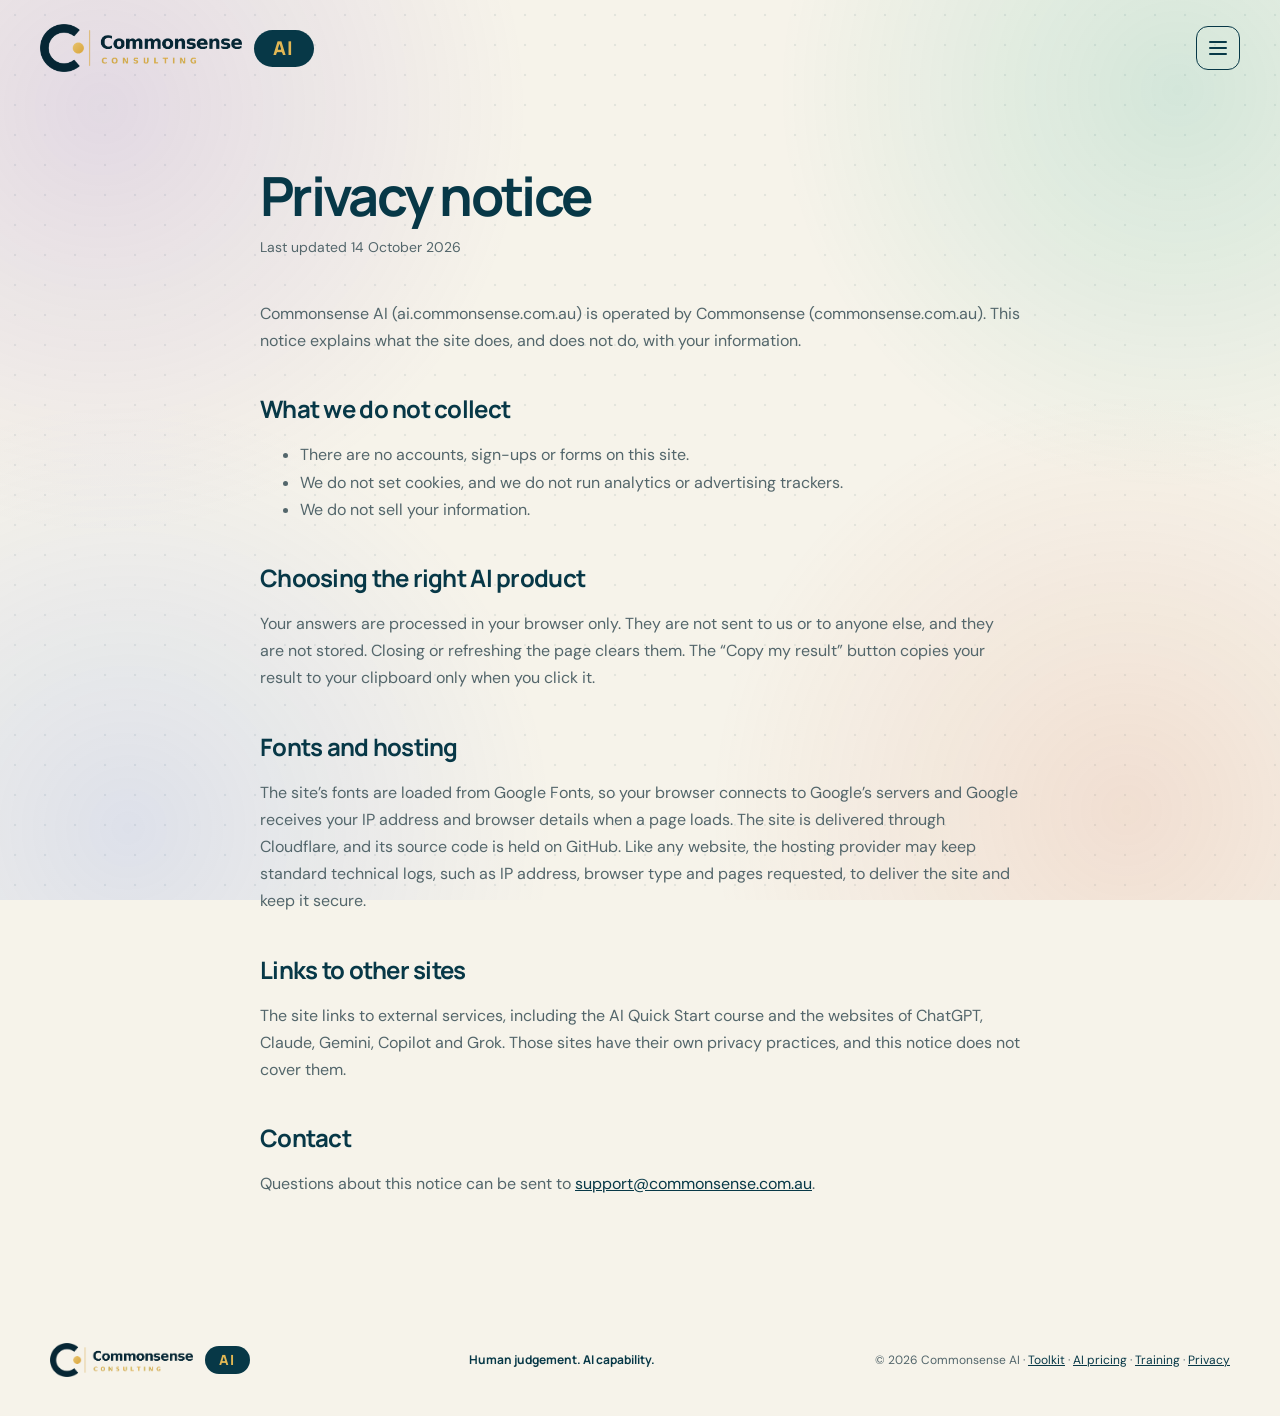
<file: privacy.html>
<!doctype html>
<html lang="en-AU">
<head>
  <meta charset="utf-8">
  <meta name="viewport" content="width=device-width, initial-scale=1">
  <meta name="description" content="How Commonsense AI handles your information: no accounts, no tracking, and survey answers that never leave your browser.">
  <meta name="theme-color" content="#10231f">
  <link rel="canonical" href="https://ai.commonsense.com.au/privacy.html">
  <link rel="icon" href="assets/favicon-64.png" type="image/png" sizes="64x64">
  <link rel="apple-touch-icon" href="assets/apple-touch-icon.png">
  <title>Privacy notice — Commonsense AI</title>
  <link rel="preconnect" href="https://fonts.googleapis.com">
  <link rel="preconnect" href="https://fonts.gstatic.com" crossorigin>
  <link href="https://fonts.googleapis.com/css2?family=DM+Sans:wght@400;500;600;700&family=Manrope:wght@500;600;700;800&display=swap" rel="stylesheet">
  <link rel="stylesheet" href="styles.css">
  <script src="portal.js" defer></script>
</head>
<body>
  <header class="site-header">
    <a class="brand" href="index.html" aria-label="Commonsense AI home">
      <img class="brand-logo" src="assets/commonsense-logo.png" alt="Commonsense Consulting" width="693" height="165">
      <span class="brand-ai">AI</span>
    </a>
    <nav class="site-nav" id="site-nav" aria-label="Main navigation">
      <a class="hdr-cta nav-guide" href="assets/Which-AI-should-your-business-use.pdf" download>Download our free guide to AI</a>
      <a class="hdr-cta nav-book" href="https://bookings.cloud.microsoft/bookwithme/user/3d1ee960caf04d3390cefdb40bc5f166@Commonsense.com.au/meetingtype/w-JzdmNtek-JqbTxssXAYw2?anonymous&amp;ismsaljsauthenabled&amp;ep=mcard" target="_blank" rel="noopener">Book a 30-minute Teams meeting with our specialists</a>
      <a href="pricing.html">AI pricing</a>
      <a href="toolkit.html">Toolkit</a>
      <a href="training.html">Training</a>
      <a href="prompts.html">Prompts</a>
      <a href="downloads.html">Downloads</a>
      <a href="onprem.html">On-premise AI</a>
    </nav>
    <button class="nav-toggle" type="button" aria-expanded="false" aria-controls="site-nav" aria-label="Open menu"><span></span></button>
  </header>

  <main id="top" class="legal">
    <h1>Privacy notice</h1>
    <p class="updated">Last updated 14 October 2026</p>

    <p>Commonsense AI (ai.commonsense.com.au) is operated by Commonsense (commonsense.com.au). This notice explains what the site does, and does not do, with your information.</p>

    <h2>What we do not collect</h2>
    <ul>
      <li>There are no accounts, sign-ups or forms on this site.</li>
      <li>We do not set cookies, and we do not run analytics or advertising trackers.</li>
      <li>We do not sell your information.</li>
    </ul>

    <h2>Choosing the right AI product</h2>
    <p>Your answers are processed in your browser only. They are not sent to us or to anyone else, and they are not stored. Closing or refreshing the page clears them. The “Copy my result” button copies your result to your clipboard only when you click it.</p>

    <h2>Fonts and hosting</h2>
    <p>The site’s fonts are loaded from Google Fonts, so your browser connects to Google’s servers and Google receives your IP address and browser details when a page loads. The site is delivered through Cloudflare, and its source code is held on GitHub. Like any website, the hosting provider may keep standard technical logs, such as IP address, browser type and pages requested, to deliver the site and keep it secure.</p>

    <h2>Links to other sites</h2>
    <p>The site links to external services, including the AI Quick Start course and the websites of ChatGPT, Claude, Gemini, Copilot and Grok. Those sites have their own privacy practices, and this notice does not cover them.</p>

    <h2>Contact</h2>
    <p>Questions about this notice can be sent to <a href="mailto:support@commonsense.com.au">support@commonsense.com.au</a>.</p>
  </main>

  <footer>
    <a class="brand footer-brand" href="index.html"><img class="brand-logo" src="assets/commonsense-logo.png" alt="Commonsense Consulting" width="693" height="165"><span class="brand-ai">AI</span></a>
    <p class="footer-tagline">Human judgement. AI capability.</p>
    <p>© <span id="year"></span> Commonsense AI · <a class="footer-link" href="toolkit.html">Toolkit</a> · <a class="footer-link" href="pricing.html">AI pricing</a> · <a class="footer-link" href="training.html">Training</a> · <a class="footer-link" href="privacy.html">Privacy</a></p>
  </footer>
</body>
</html>
</file>
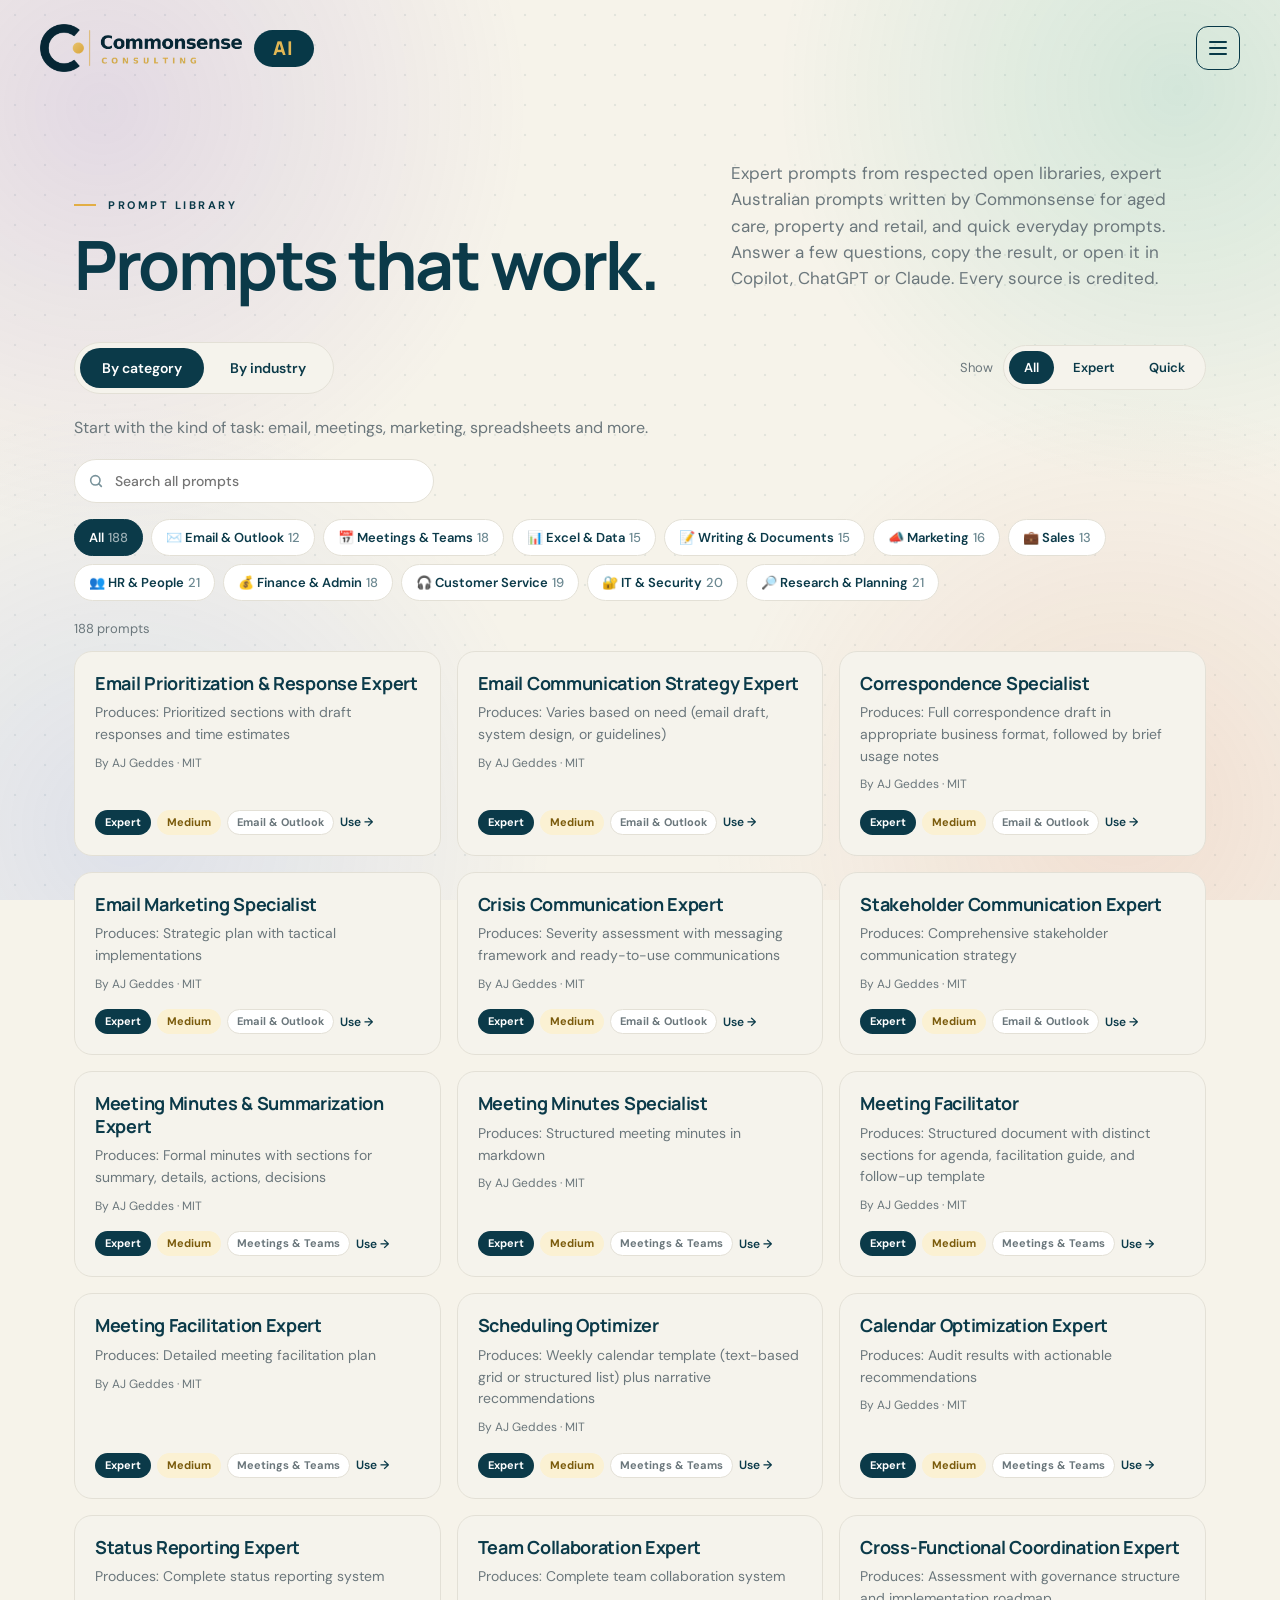
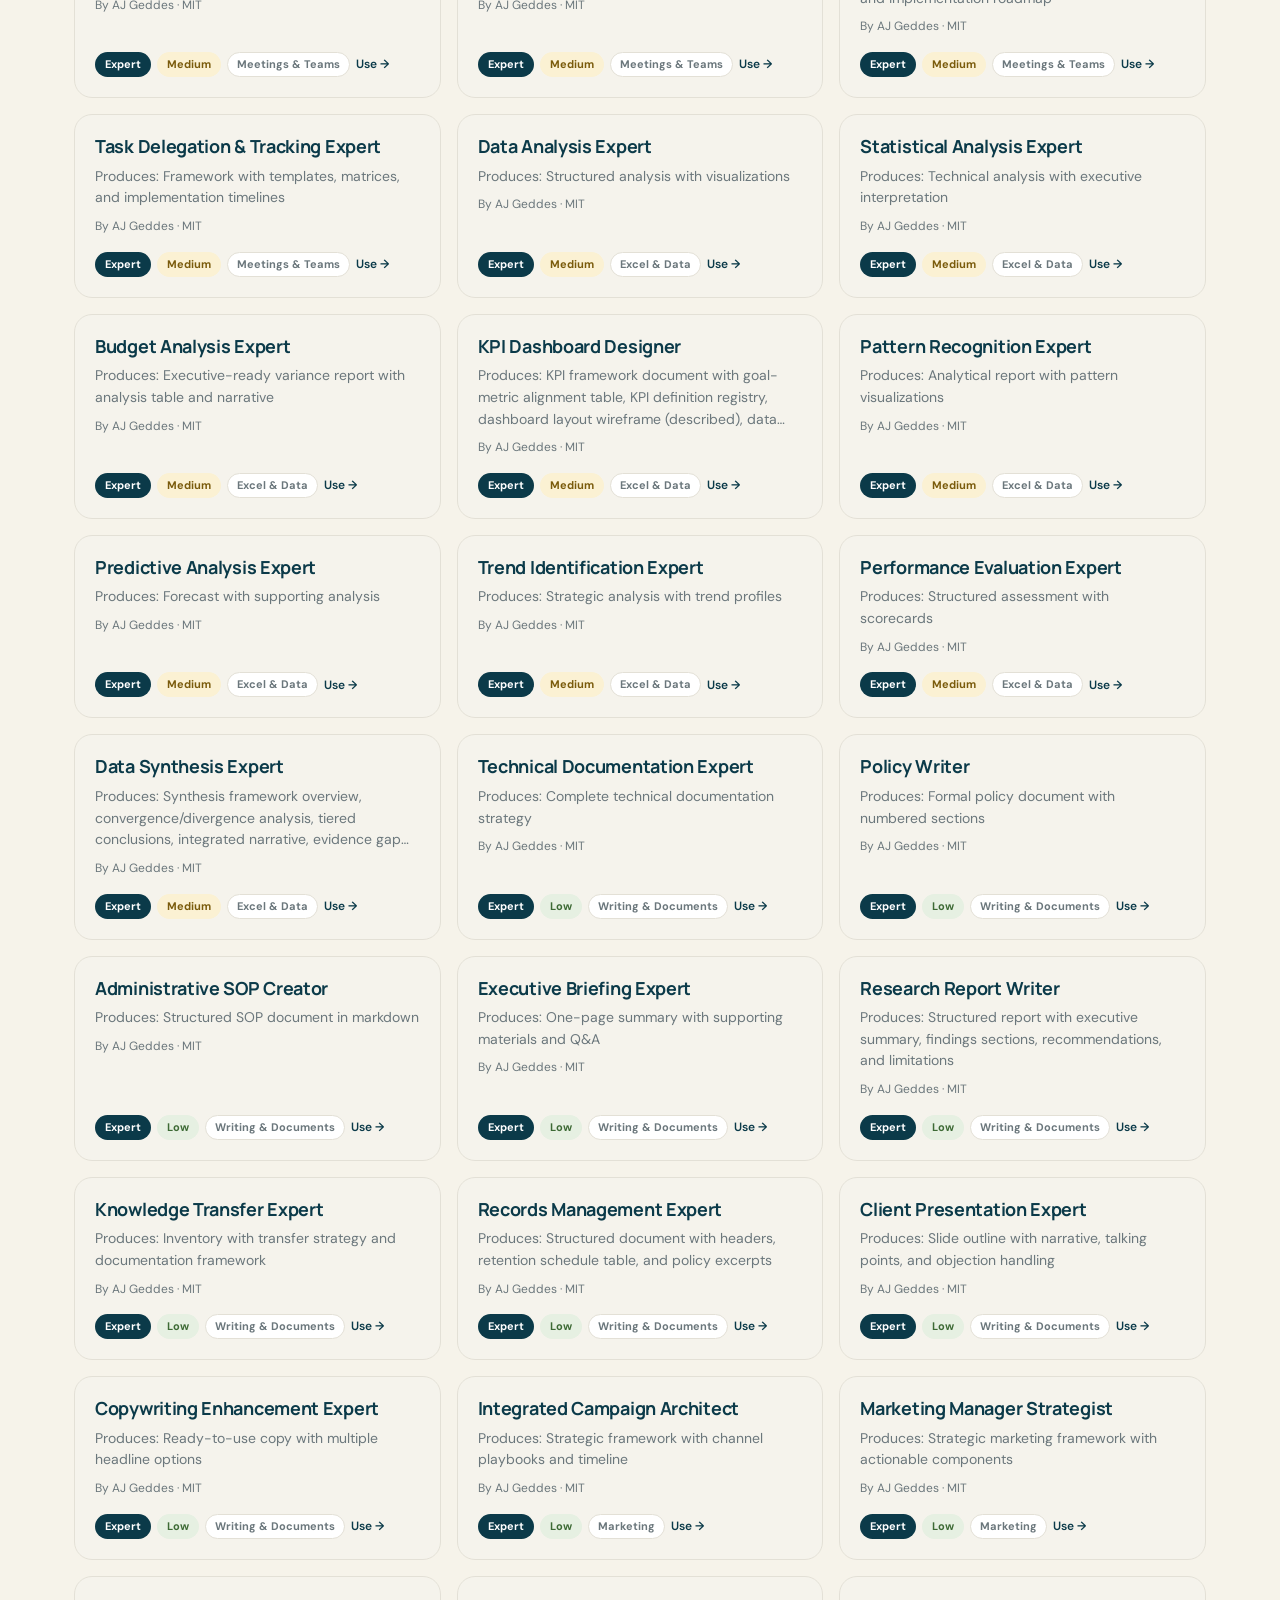
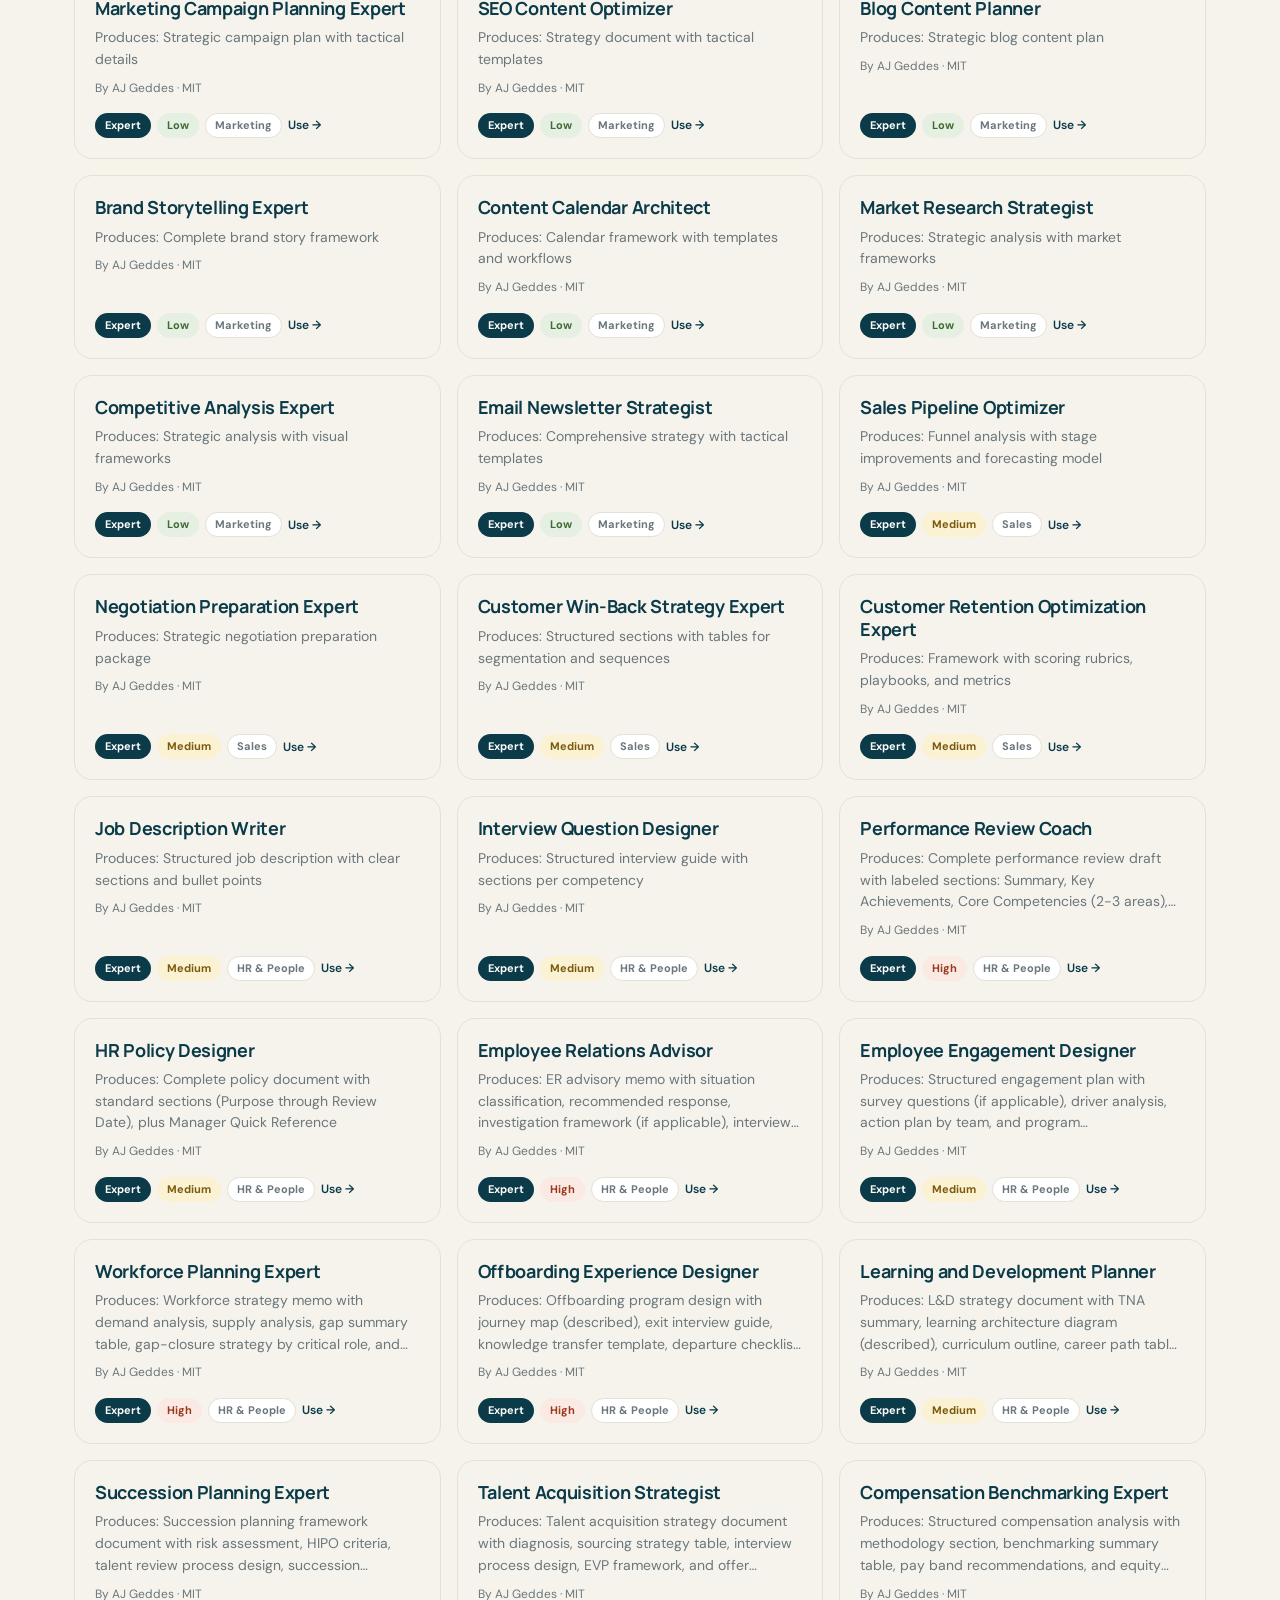
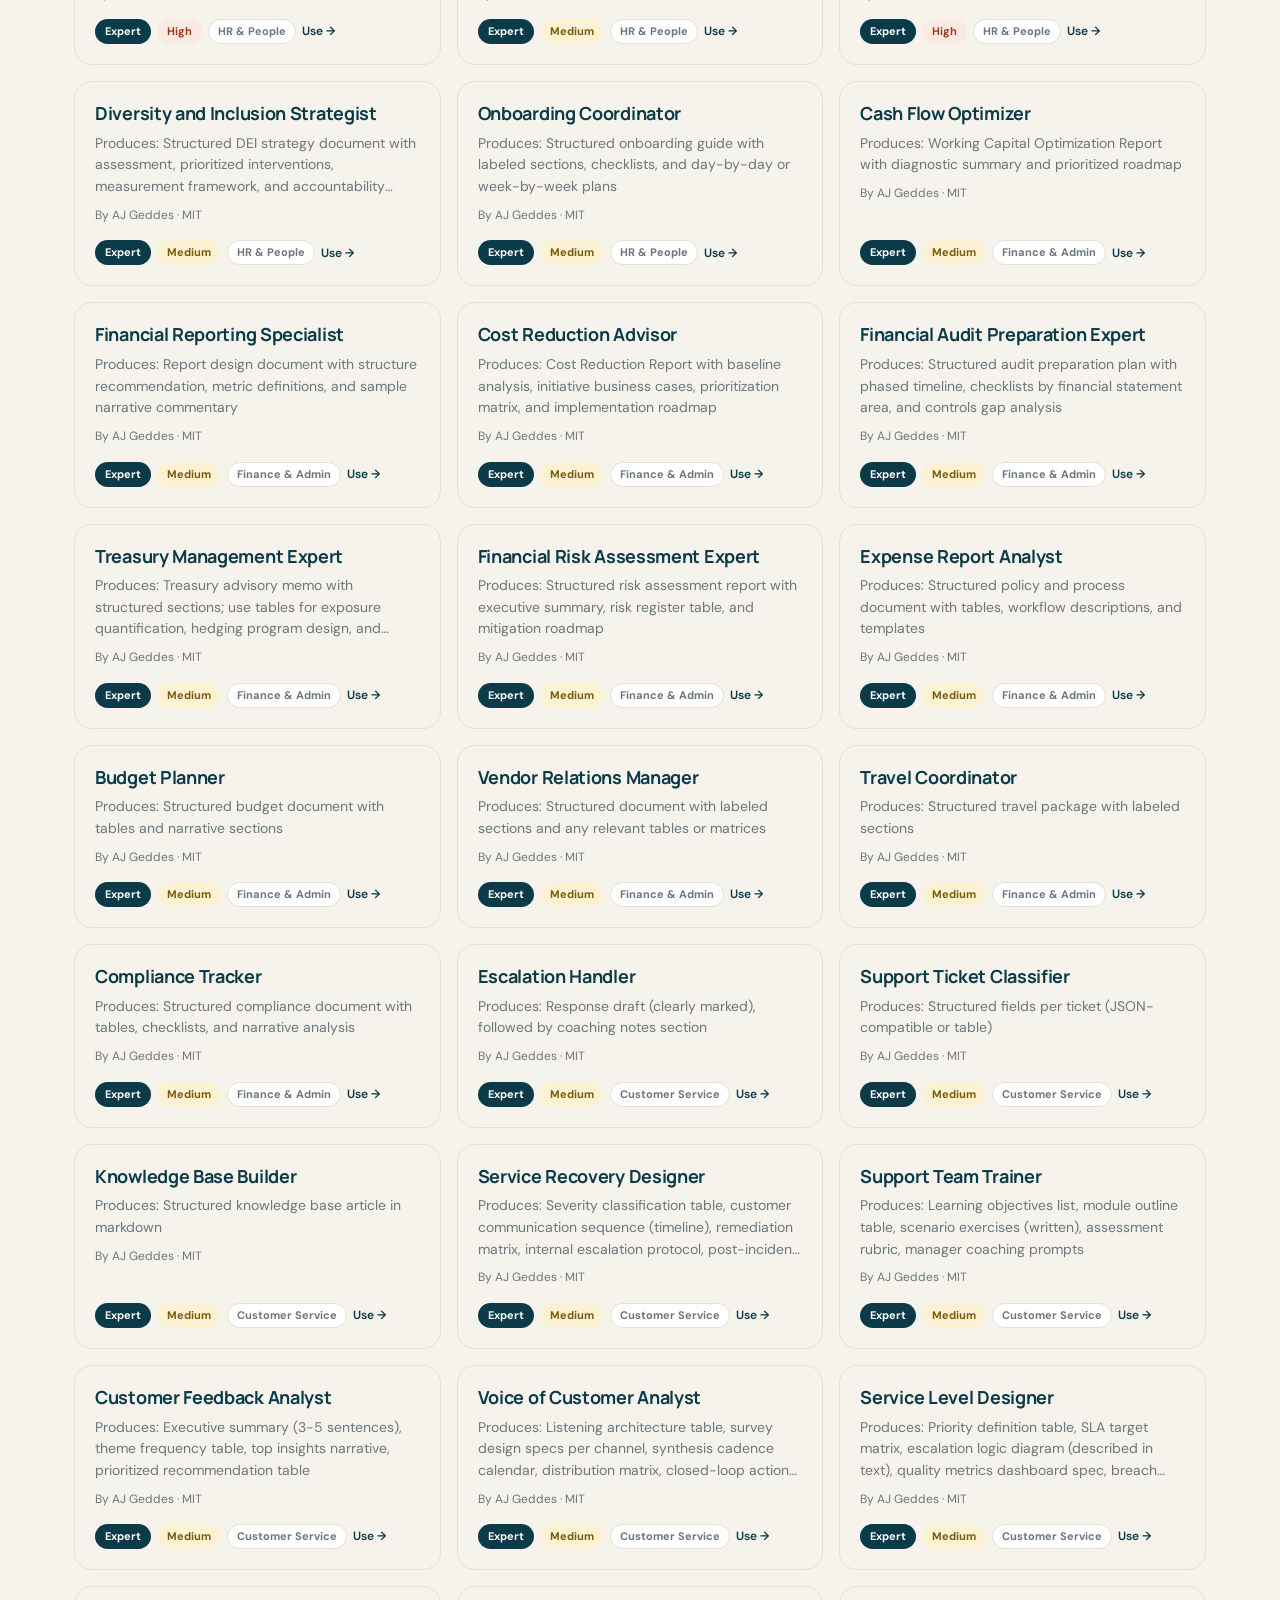
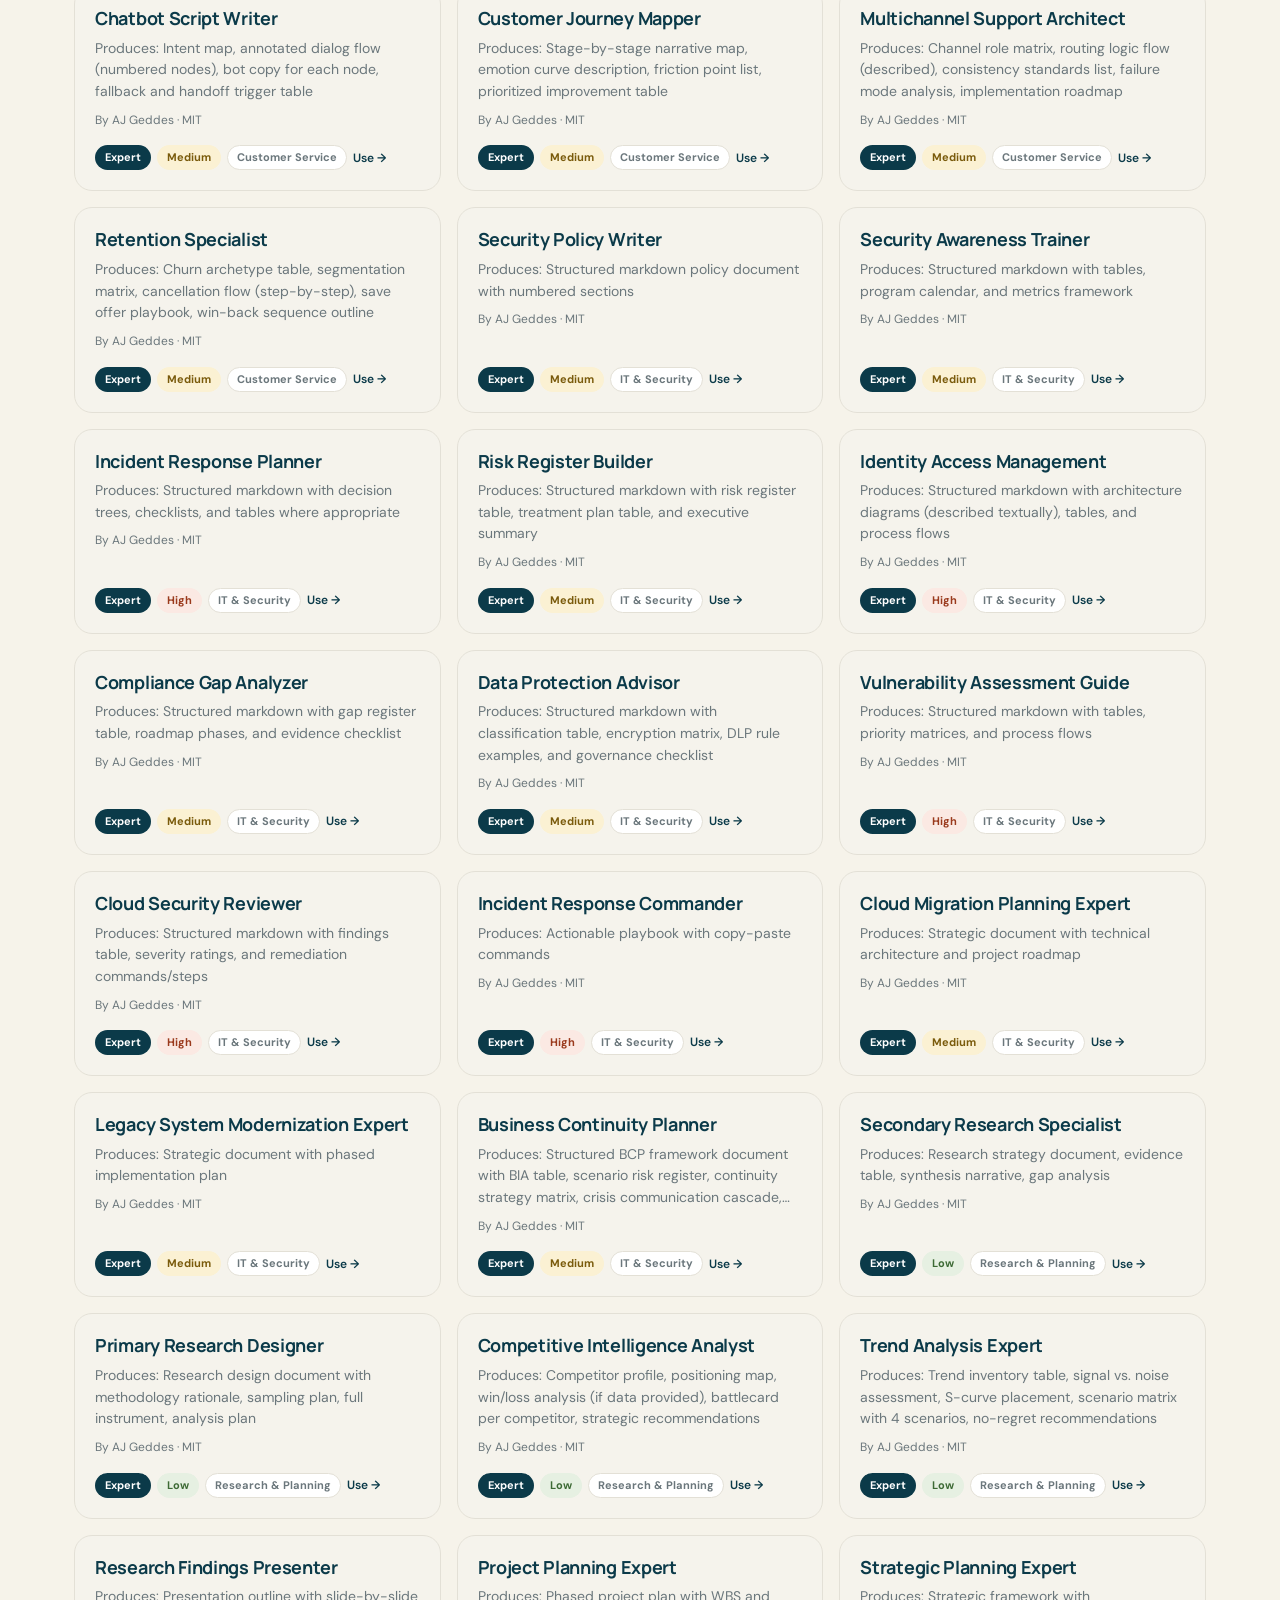
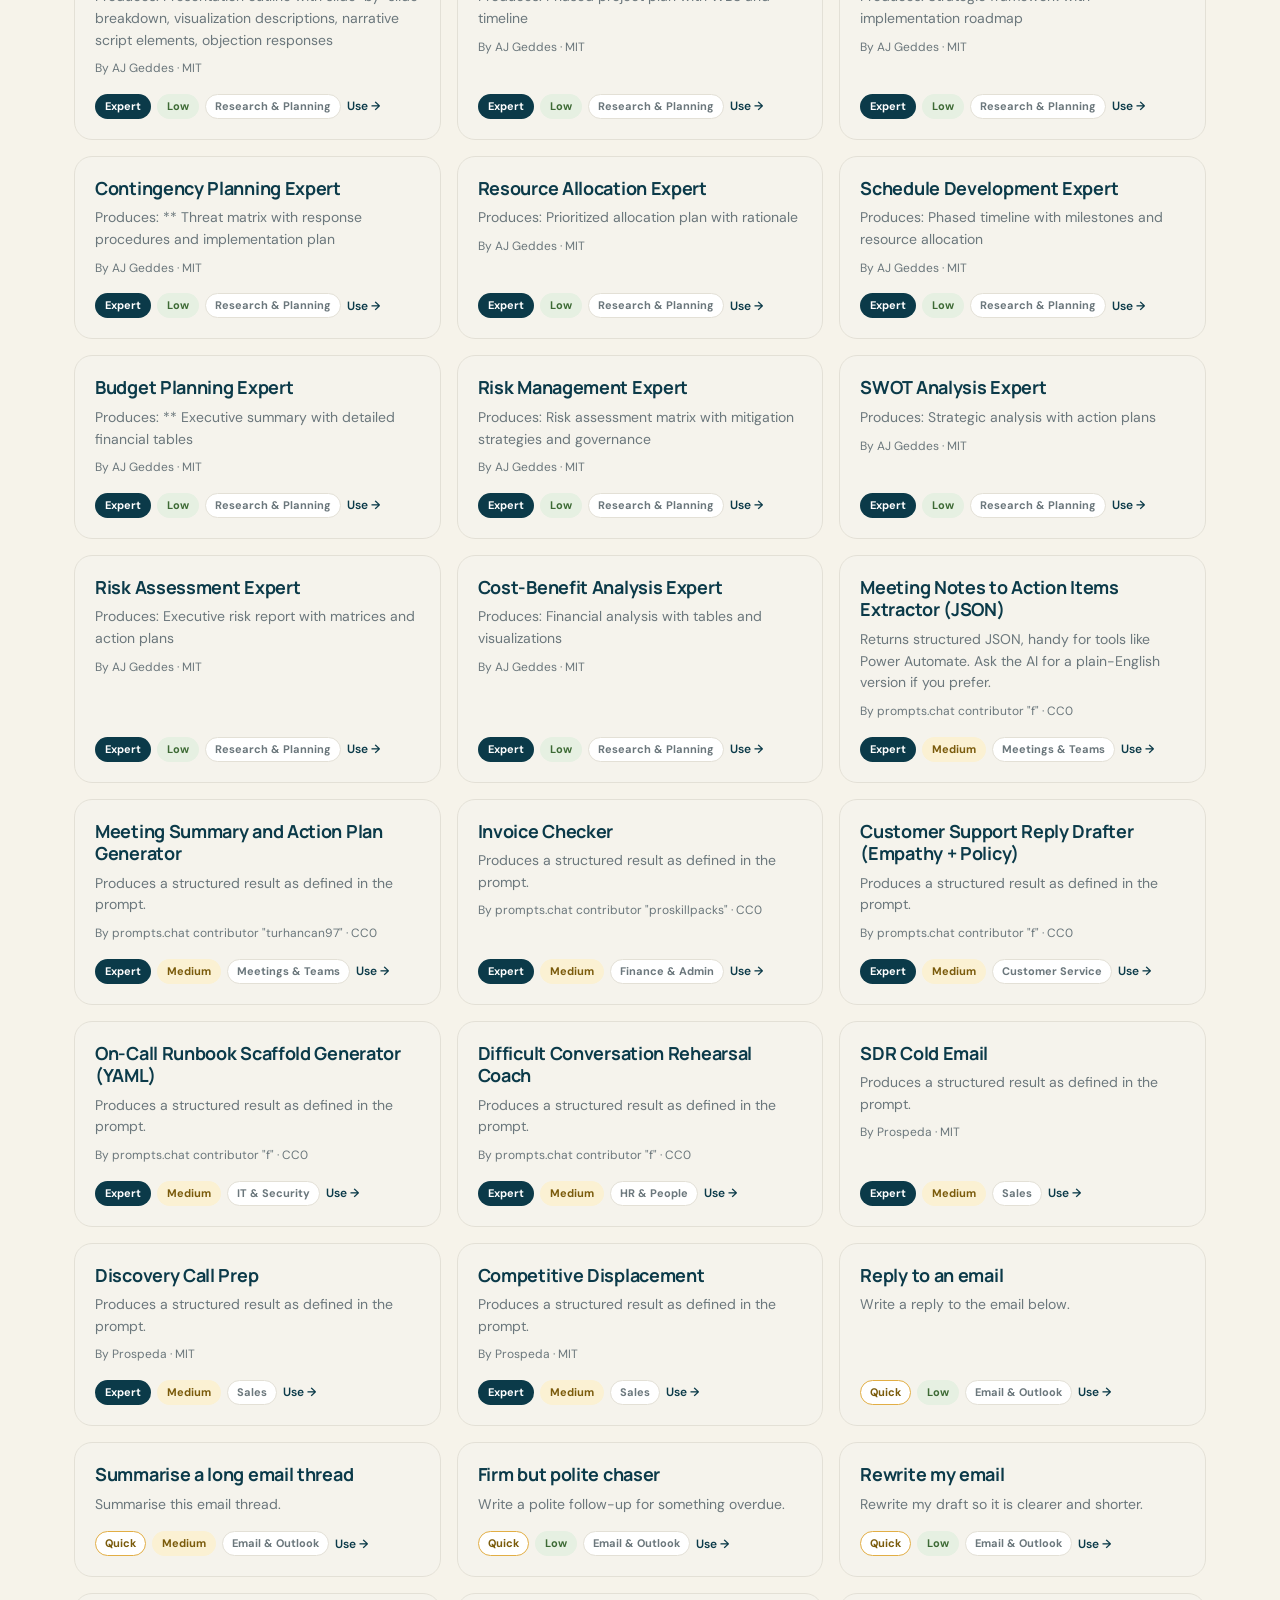
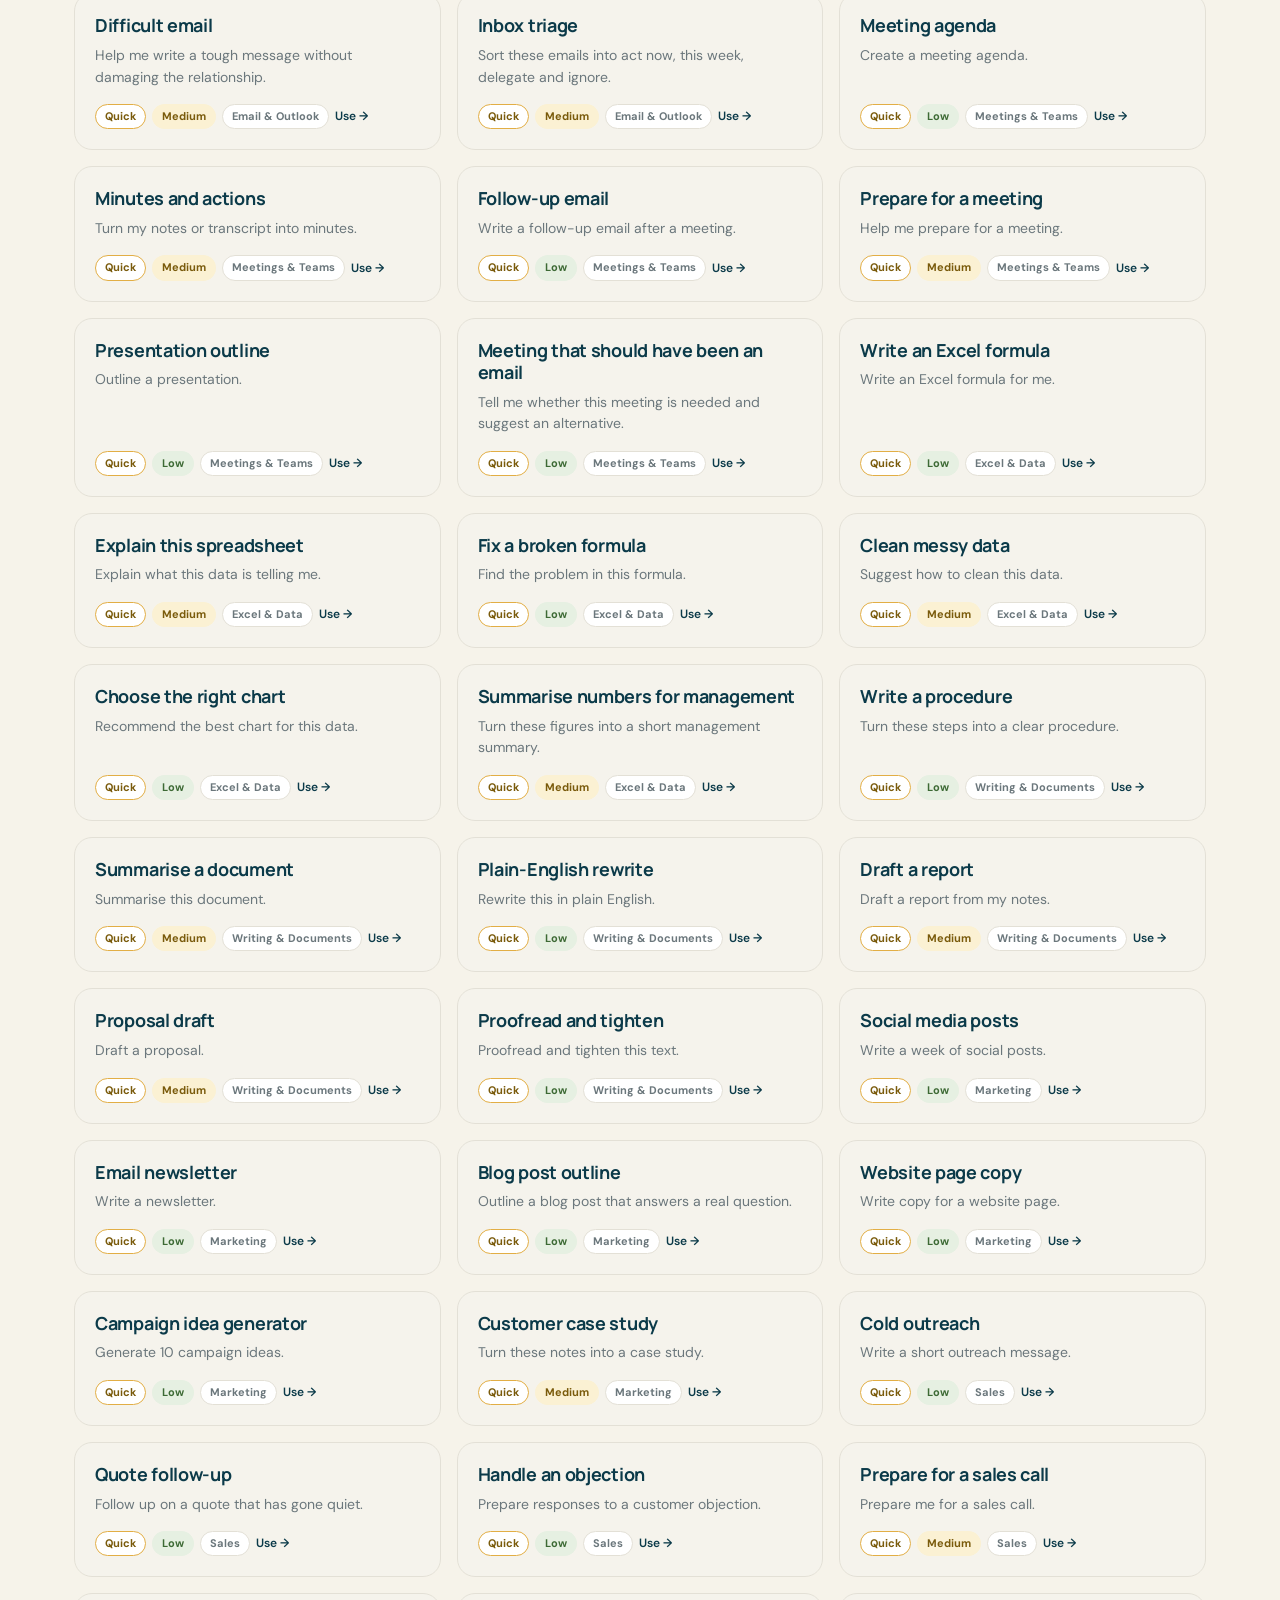
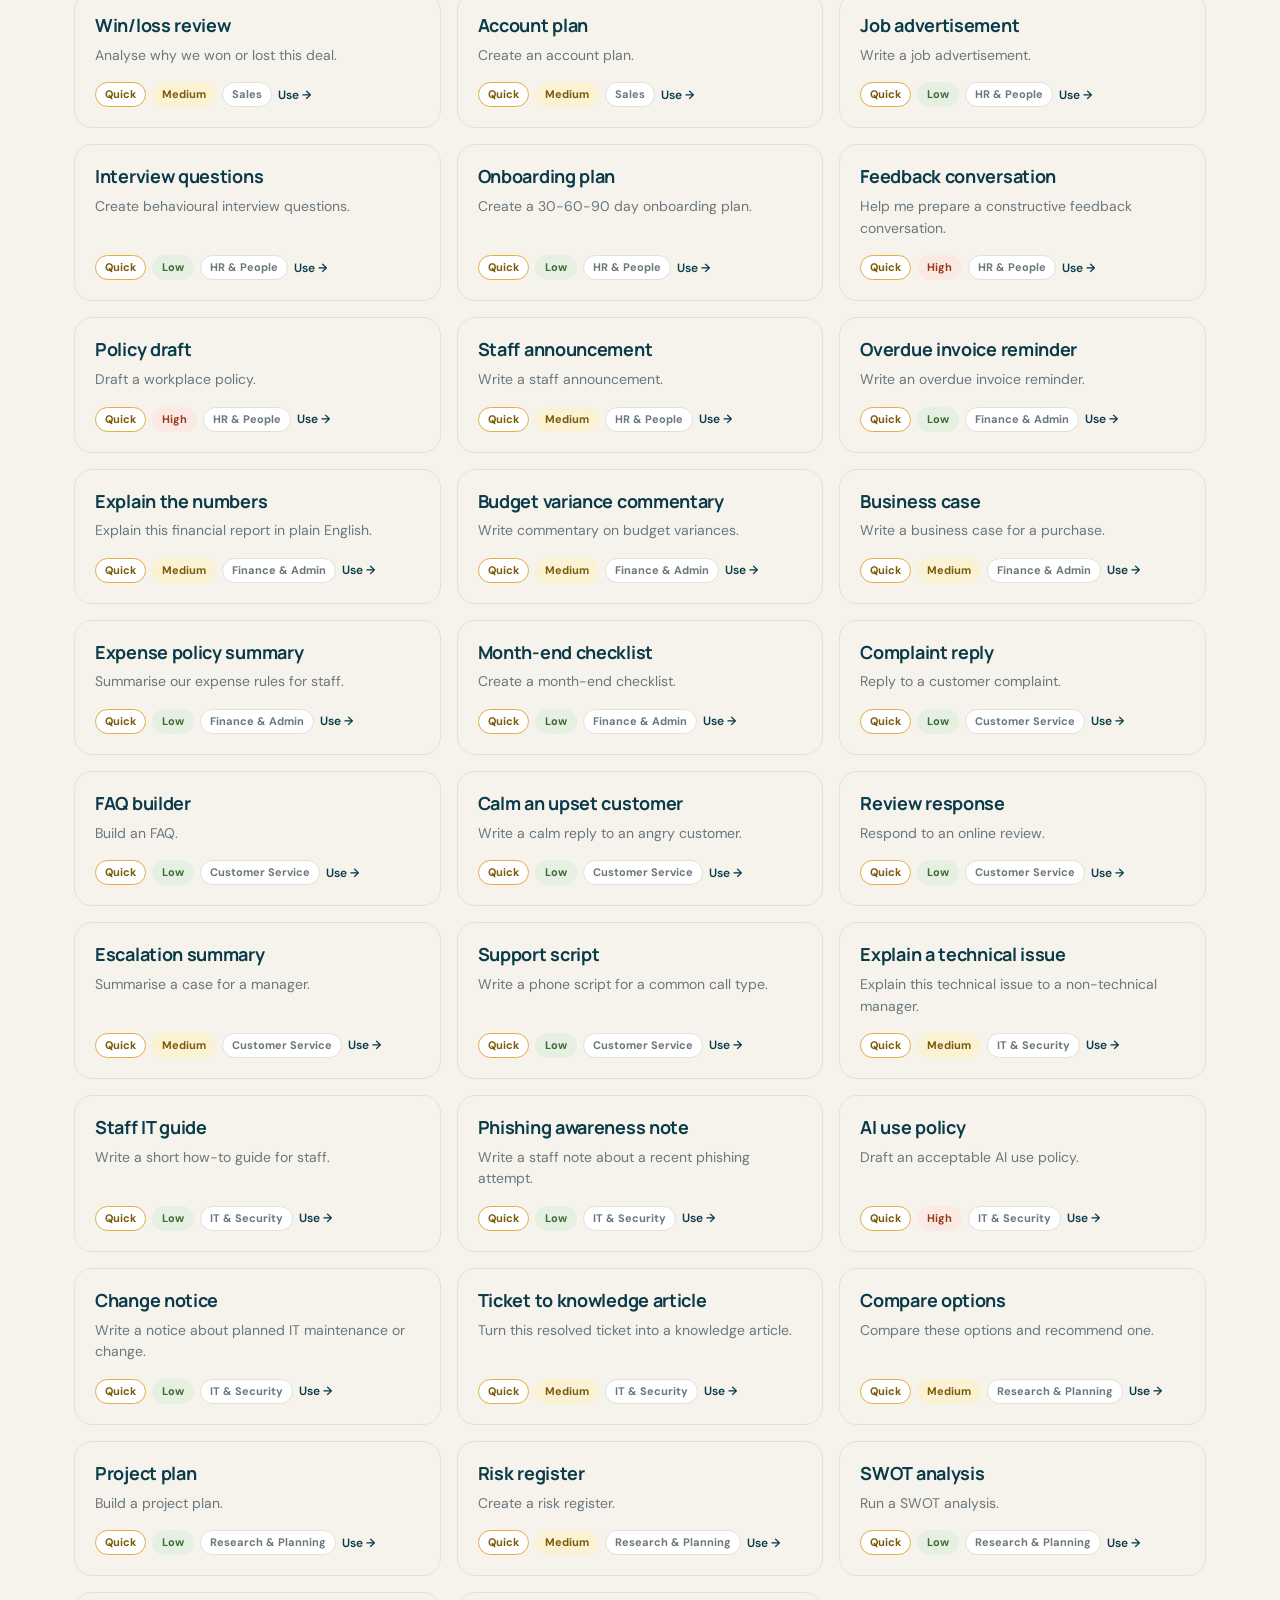
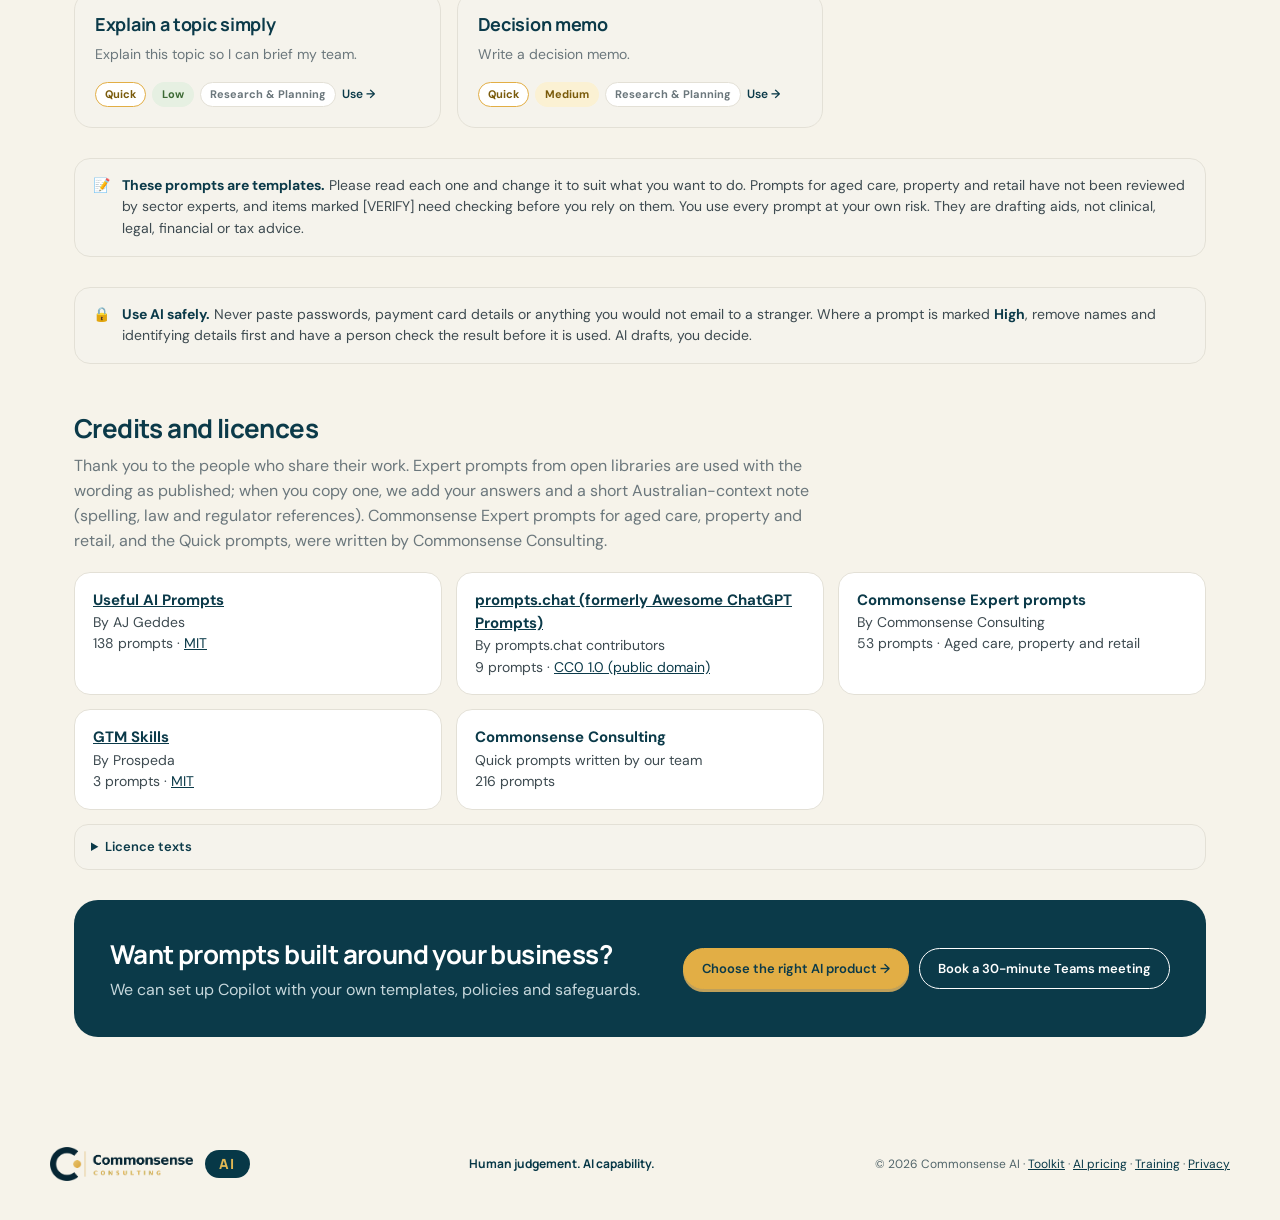
<file: prompts.html>
<!doctype html>
<html lang="en-AU">
<head>
  <meta charset="utf-8">
  <meta name="viewport" content="width=device-width, initial-scale=1">
  <meta name="description" content="Expert AI prompts by category and by industry, with full source credits. Fill in a short form, copy the prompt, and open it in Copilot, ChatGPT or Claude.">
  <link rel="canonical" href="https://ai.commonsense.com.au/prompts.html">
  <link rel="icon" href="assets/favicon-64.png" type="image/png" sizes="64x64">
  <link rel="apple-touch-icon" href="assets/apple-touch-icon.png">
  <meta name="theme-color" content="#10231f">
  <title>Prompts — Commonsense AI</title>
  <link rel="preconnect" href="https://fonts.googleapis.com">
  <link rel="preconnect" href="https://fonts.gstatic.com" crossorigin>
  <link href="https://fonts.googleapis.com/css2?family=DM+Sans:wght@400;500;600;700&family=Manrope:wght@500;600;700;800&display=swap" rel="stylesheet">
  <link rel="stylesheet" href="styles.css">
  <link rel="stylesheet" href="prompts.css">
  <script src="portal.js" defer></script>
</head>
<body>
  <header class="site-header">
    <a class="brand" href="index.html" aria-label="Commonsense AI home">
      <img class="brand-logo" src="assets/commonsense-logo.png" alt="Commonsense Consulting" width="693" height="165">
      <span class="brand-ai">AI</span>
    </a>
    <nav class="site-nav" id="site-nav" aria-label="Main navigation">
      <a class="hdr-cta nav-guide" href="assets/Which-AI-should-your-business-use.pdf" download>Download our free guide to AI</a>
      <a class="hdr-cta nav-book" href="https://bookings.cloud.microsoft/bookwithme/user/3d1ee960caf04d3390cefdb40bc5f166@Commonsense.com.au/meetingtype/w-JzdmNtek-JqbTxssXAYw2?anonymous&amp;ismsaljsauthenabled&amp;ep=mcard" target="_blank" rel="noopener">Book a 30-minute Teams meeting with our specialists</a>
      <a href="pricing.html">AI pricing</a>
      <a href="toolkit.html">Toolkit</a>
      <a href="training.html">Training</a>
      <a href="prompts.html" aria-current="page">Prompts</a>
      <a href="downloads.html">Downloads</a>
      <a href="onprem.html">On-premise AI</a>
    </nav>
    <button class="nav-toggle" type="button" aria-expanded="false" aria-controls="site-nav" aria-label="Open menu"><span></span></button>
  </header>

  <main id="lib" class="pl">
  <section class="pl-hero">
    <div><div class="eyebrow">Prompt library</div><h1>Prompts that work.</h1></div>
    <p>Expert prompts from respected open libraries, expert Australian prompts written by Commonsense for aged care, property and retail, and quick everyday prompts. Answer a few questions, copy the result, or open it in Copilot, ChatGPT or Claude. Every source is credited.</p>
  </section>

  <div class="toprow">
    <div class="seg" role="tablist" aria-label="How do you want to browse?">
      <button role="tab" id="tab-cat" aria-selected="true" aria-controls="p-cat">By category</button>
      <button role="tab" id="tab-ind" aria-selected="false" aria-controls="p-ind">By industry</button>
    </div>
    <div class="typebox"><span>Show</span>
      <div class="seg mini" id="seg-type" role="group" aria-label="Prompt type">
        <button data-type="all" aria-pressed="true">All</button>
        <button data-type="exp" aria-pressed="false" title="In-depth prompts from open-source libraries">Expert</button>
        <button data-type="own" aria-pressed="false" title="Short, quick prompts written by Commonsense">Quick</button>
      </div>
    </div>
  </div>

  <section id="p-cat" role="tabpanel" aria-labelledby="tab-cat">
    <p class="panel-intro">Start with the kind of task: email, meetings, marketing, spreadsheets and more.</p>
    <div class="tools"><div class="search"><svg width="16" height="16" viewBox="0 0 24 24" fill="none" stroke="#0b3a49" stroke-width="2.4" stroke-linecap="round"><circle cx="11" cy="11" r="7"/><path d="M20 20l-4-4"/></svg><input id="q-cat" type="search" placeholder="Search all prompts" aria-label="Search prompts"></div></div>
    <div class="chips" id="chips-cat" role="group" aria-label="Categories"></div>
    <p class="count" id="count-cat" aria-live="polite" style="margin-top:18px"></p>
    <div class="grid" id="grid-cat"></div>
  </section>

  <section id="p-ind" role="tabpanel" aria-labelledby="tab-ind" hidden>
    <p class="panel-intro">Start with where you work, then choose your role. Industry prompts include the safeguards and Australian context for that sector.</p>
    <div class="crumbs" id="crumbs"></div>
    <div class="chips" id="chips-role" role="group" aria-label="Roles" style="margin-bottom:18px"></div>
    <p class="count" id="count-ind" aria-live="polite"></p>
    <div class="grid" id="grid-ind"></div>
  </section>

  <div class="safe"><span aria-hidden="true">📝</span><div><b>These prompts are templates.</b> Please read each one and change it to suit what you want to do. Prompts for aged care, property and retail have not been reviewed by sector experts, and items marked [VERIFY] need checking before you rely on them. You use every prompt at your own risk. They are drafting aids, not clinical, legal, financial or tax advice.</div></div>
  <div class="safe"><span aria-hidden="true">🔒</span><div><b>Use AI safely.</b> Never paste passwords, payment card details or anything you would not email to a stranger. Where a prompt is marked <b>High</b>, remove names and identifying details first and have a person check the result before it is used. AI drafts, you decide.</div></div>

  <section id="credits" aria-labelledby="cred-h">
    <h2 id="cred-h">Credits and licences</h2>
    <p>Thank you to the people who share their work. Expert prompts from open libraries are used with the wording as published; when you copy one, we add your answers and a short Australian-context note (spelling, law and regulator references). Commonsense Expert prompts for aged care, property and retail, and the Quick prompts, were written by Commonsense Consulting.</p>
    <div class="credgrid" id="credlist"></div>
    <details><summary>Licence texts</summary><pre id="lic"></pre></details>
  </section>

  <div class="cta">
    <div><h2>Want prompts built around your business?</h2><p>We can set up Copilot with your own templates, policies and safeguards.</p></div>
    <div style="display:flex;gap:10px;flex-wrap:wrap"><a class="btn gold" href="matchmaker.html">Choose the right AI product →</a><a class="btn o" href="https://bookings.cloud.microsoft/bookwithme/user/3d1ee960caf04d3390cefdb40bc5f166@Commonsense.com.au/meetingtype/w-JzdmNtek-JqbTxssXAYw2?anonymous&amp;ismsaljsauthenabled&amp;ep=mcard" target="_blank" rel="noopener">Book a 30-minute Teams meeting</a></div>
  </div>
<dialog id="dlg" aria-labelledby="d-title">
  <div class="dlg-h"><div><div class="eyebrow" id="d-crumb"></div><h2 id="d-title"></h2></div><button class="x" id="d-x" aria-label="Close">×</button></div>
  <div class="dlg-b">
    <div><h4>1. Fill in the details</h4><div id="d-notice"></div><form id="d-form" onsubmit="return false"></form></div>
    <div><h4>2. Your prompt</h4><div class="out" id="d-out" tabindex="0" aria-live="polite"></div>
      <div class="acts">
        <button class="btn gold" id="b-copy">Copy prompt</button>
        <button class="btn" id="b-reset">Reset</button>
        <span class="lbl" id="d-lbl">Copies the prompt, then opens it in:</span>
        <button class="btn sm" data-ai="copilot">Copilot</button><button class="btn sm" data-ai="chatgpt">ChatGPT</button><button class="btn sm" data-ai="claude">Claude</button>
      </div>
      <div class="credit" id="d-credit"></div>
    </div>
  </div>
</dialog>
<div class="toast" id="toast" role="status"></div>
</main>

  <footer>
    <a class="brand footer-brand" href="index.html"><img class="brand-logo" src="assets/commonsense-logo.png" alt="Commonsense Consulting" width="693" height="165"><span class="brand-ai">AI</span></a>
    <p class="footer-tagline">Human judgement. AI capability.</p>
    <p>© <span id="year"></span> Commonsense AI · <a class="footer-link" href="toolkit.html">Toolkit</a> · <a class="footer-link" href="pricing.html">AI pricing</a> · <a class="footer-link" href="training.html">Training</a> · <a class="footer-link" href="privacy.html">Privacy</a></p>
  </footer>
<script src="prompts-data.js"></script>
<script>
(function(){
"use strict";
var $=function(s){return document.querySelector(s)};
var esc=function(s){return String(s).replace(/[&<>"']/g,function(c){return{"&":"&amp;","<":"&lt;",">":"&gt;",'"':"&quot;","'":"&#39;"}[c]})};
if(typeof DATA==="undefined"){$("#lib").insertAdjacentHTML("afterbegin",'<div class="fatal"><b>Prompt data not found.</b> Upload <code>prompts-data.js</code> to the same folder as this page.</div>');return}
var SENS={L:{n:"Low",t:"General business information."},M:{n:"Medium",t:"Contains internal or commercial information. Check what you paste is OK to share."},H:{n:"High",t:"Sensitive or regulated information. Remove names and identifying details first, and have a person review the result before it is used."}};
var state={mode:"cat",cat:"all",q:"",ind:null,role:null,type:"all",open:null};
var items=DATA.items,byId={},catName={},indName={},roleName={};
items.forEach(function(x){byId[x.id]=x});
DATA.categories.forEach(function(c){catName[c.id]=c.name});
DATA.industries.forEach(function(d){indName[d.id]=d.name;d.roles.forEach(function(r){roleName[r.id]=r.name})});
var isExp=function(x){return x.src!=="own"};
var typeOk=function(x){return state.type==="all"||(state.type==="exp"?isExp(x):!isExp(x))};

function compose(x,vals){
  var t=x.b,i,f,v;
  if(x.m==="tok"){
    for(i=0;i<x.f.length;i++){f=x.f[i];v=(vals[i]||"").trim()||f.fb||("["+f.l+" - paste here]");t=t.split(f.k).join(v)}
  }else{
    var lines=[];for(i=0;i<x.f.length;i++){v=(vals[i]||"").trim();if(v)lines.push("- "+x.f[i].l+": "+v)}
    t+="\n\n<user_inputs>\n"+(lines.length?lines.join("\n"):"(none provided yet - ask me for the required inputs)")+"\n</user_inputs>";
  }
  if(x.a)t+="\n\n<australian_context>\n"+x.a+"\n</australian_context>";
  return t;
}
function card(x,showRole){
  var lic=isExp(x)?DATA.sources[x.src].licence.split(" ")[0]:"";var by=isExp(x)?'<div class="by">By '+esc(x.au)+(lic?' \u00b7 '+esc(lic):' \u00b7 Australian')+'</div>':'';
  var tag=isExp(x)?'<span class="tag exp">Expert</span>':'<span class="tag own">Quick</span>';
  var rl=showRole?'<span class="tag role">'+esc(x.kind==="ind"?(roleName[x.r]||""):catName[x.g])+'</span>':'';
  return '<button class="card" data-id="'+esc(x.id)+'"><h3>'+esc(x.t)+'</h3><p>'+esc(x.d)+'</p>'+by+'<div class="meta">'+tag+'<span class="tag '+x.s+'">'+SENS[x.s].n+'</span>'+rl+'<span class="go">Use \u2192</span></div></button>';
}
function renderCat(){
  var q=state.q.toLowerCase().trim();
  var base=items.filter(function(x){return x.kind==="cat"&&typeOk(x)});
  var list=base.filter(function(x){return(q||state.cat==="all"||x.g===state.cat)&&(!q||(x.t+" "+x.d+" "+catName[x.g]).toLowerCase().indexOf(q)>-1)});
  var h='<button class="chip" aria-pressed="'+(state.cat==="all"&&!q)+'" data-cat="all">All<i>'+base.length+'</i></button>';
  DATA.categories.forEach(function(c){var n=base.filter(function(x){return x.g===c.id}).length;h+='<button class="chip" aria-pressed="'+(state.cat===c.id&&!q)+'" data-cat="'+c.id+'">'+c.icon+' '+esc(c.name)+'<i>'+n+'</i></button>'});
  $("#chips-cat").innerHTML=h;
  var cur=DATA.categories.filter(function(c){return c.id===state.cat})[0];
  $("#count-cat").textContent=q?list.length+" result"+(list.length===1?"":"s")+" for \u201c"+state.q.trim()+"\u201d across all categories":(cur?cur.name+": "+cur.tagline+". ":"")+list.length+" prompt"+(list.length===1?"":"s");
  $("#grid-cat").innerHTML=list.length?list.map(function(x){return card(x,state.cat==="all"||!!q)}).join(""):'<div class="empty">No prompts match. Try a different word, switch the Expert / Quick filter, or pick a category.</div>';
}
function renderInd(){
  var crumbs=$("#crumbs"),chips=$("#chips-role"),grid=$("#grid-ind"),count=$("#count-ind");
  var d=DATA.industries.filter(function(x){return x.id===state.ind})[0];
  if(!d){
    crumbs.innerHTML="<span>Choose your industry</span>";chips.innerHTML="";count.textContent="";
    grid.innerHTML=DATA.industries.map(function(x){var n=items.filter(function(i){return i.kind==="ind"&&i.g===x.id&&typeOk(i)}).length;
      return '<button class="card" data-ind="'+x.id+'"><span class="ico" aria-hidden="true">'+x.icon+'</span><h3>'+esc(x.name)+'</h3><p>'+esc(x.tagline)+'</p><div class="meta"><span class="tag role">'+x.roles.length+' roles</span><span class="tag role">'+n+' prompts</span><span class="go">Choose \u2192</span></div></button>'}).join("");
    return;
  }
  var r=d.roles.filter(function(x){return x.id===state.role})[0];
  crumbs.innerHTML='<button data-back="ind">All industries</button><span>\u203a</span><b>'+esc(d.name)+'</b>'+(r?'<span>\u203a</span><b>'+esc(r.name)+'</b>':'');
  var base=items.filter(function(x){return x.kind==="ind"&&x.g===d.id&&typeOk(x)});
  var h='<button class="chip" aria-pressed="'+(!r)+'" data-role="all">All roles<i>'+base.length+'</i></button>';
  d.roles.forEach(function(x){h+='<button class="chip" aria-pressed="'+(state.role===x.id)+'" data-role="'+x.id+'">'+esc(x.name)+'<i>'+base.filter(function(i){return i.r===x.id}).length+'</i></button>'});
  chips.innerHTML=h;
  var list=base.filter(function(x){return!r||x.r===r.id});
  count.textContent=(r?"":"Choose a role to narrow down, or browse everything for "+d.name+". ")+list.length+" prompt"+(list.length===1?"":"s");
  grid.innerHTML=list.length?list.map(function(x){return card(x,!r)}).join(""):'<div class="empty">No prompts of that type for this role. Switch the Expert / Quick filter.</div>';
}
function render(){(state.mode==="cat"?renderCat:renderInd)()}
function setMode(m,noHash){
  state.mode=m;
  $("#tab-cat").setAttribute("aria-selected",m==="cat");$("#tab-ind").setAttribute("aria-selected",m==="ind");
  $("#p-cat").hidden=m!=="cat";$("#p-ind").hidden=m!=="ind";
  render();if(!noHash)writeHash();
}
function writeHash(){
  var h=state.mode==="cat"?(state.cat==="all"?"category":"category/"+state.cat):(state.ind?"industry/"+state.ind+(state.role?"/"+state.role:""):"industry");
  if(state.type!=="all")h+=(h.indexOf("?")>-1?"&":"?")+"type="+state.type;
  if(state.open)h+=(h.indexOf("?")>-1?"&":"?")+"p="+state.open;
  history.replaceState(null,"","#"+h);
}
function readHash(){
  var h=location.hash.replace(/^#/,""),p=null,m=h.match(/[?&]p=([\w-]+)/),t=h.match(/[?&]type=(exp|own)/);
  if(m)p=m[1];state.type=t?t[1]:"all";
  h=h.replace(/\?.*$/,"");var s=h.split("/");
  if(s[0]==="industry"){state.mode="ind";state.ind=s[1]||null;state.role=s[2]||null}else{state.mode="cat";state.cat=s[1]||"all"}
  syncType();setMode(state.mode,true);
  if(p&&byId[p])openItem(p,true);
}
function syncType(){document.querySelectorAll("#seg-type button").forEach(function(b){b.setAttribute("aria-pressed",b.getAttribute("data-type")===state.type)})}
var dlg=$("#dlg"),cur=null,vals=[];
function openItem(id,noHash){
  cur=byId[id];if(!cur)return;vals=[];state.open=id;
  var crumb=cur.kind==="ind"?indName[cur.g]+" \u00b7 "+roleName[cur.r]:catName[cur.g];
  $("#d-crumb").textContent=crumb;$("#d-title").textContent=cur.t;
  var n='<div class="notice '+cur.s+'"><b>'+SENS[cur.s].n+' sensitivity.</b> '+esc(SENS[cur.s].t)+'</div>';
  var vf=JSON.stringify(cur).indexOf("VERIFY")>-1;
  n+=vf?'<div class="notice H"><b>Check before you use this prompt.</b> This prompt has not been reviewed by an expert in this sector. Items marked [VERIFY] need checking against current rules and your own policies. You use it at your own risk, and it is not clinical, legal, financial or tax advice.</div>':'<div class="notice"><b>This is a template.</b> Read it through and change it to suit what you want to do. You use it at your own risk.</div>';
  if(isExp(cur))n+='<div class="notice"><b>Expert prompt.</b> This is a detailed, structured prompt. Fill in what you can; the AI will ask for anything critical that is missing.</div>';
  $("#d-notice").innerHTML=n;
  $("#d-form").innerHTML=cur.f.map(function(f,i){return '<label for="f'+i+'">'+esc(f.l)+'</label><textarea id="f'+i+'" data-i="'+i+'" placeholder="'+esc(f.h||"Paste or type here")+'"></textarea>'}).join("");
  var cr;
  if(cur.src==="csx"){cr='Written by Commonsense Consulting for Australian aged care, property and retail. A draft to review, not clinical, legal or financial advice.'}
  else if(isExp(cur)){var s=DATA.sources[cur.src];cr='Source: <a href="'+esc(cur.u)+'" target="_blank" rel="noopener noreferrer">'+esc(s.name)+'</a> by '+esc(cur.au)+'. Licence: <a href="'+esc(s.licenceUrl)+'" target="_blank" rel="noopener noreferrer">'+esc(s.licence)+'</a>. Wording is as published; the Australian-context note is added by us.'}
  else cr='Written by Commonsense Consulting.';
  $("#d-credit").innerHTML=cr;
  refresh();if(!dlg.open)dlg.showModal();$("#d-form").parentNode.scrollTop=0;
  if(!noHash)writeHash();
}
function refresh(){$("#d-out").innerHTML=esc(compose(cur,vals)).replace(/\[([^\]\n]+? - paste here)\]/g,"<mark>[$1]</mark>")}
function toast(m){var t=$("#toast");t.textContent=m;t.classList.add("on");clearTimeout(toast.h);toast.h=setTimeout(function(){t.classList.remove("on")},2800)}
function copy(){
  var txt=compose(cur,vals);
  function fb(){var a=document.createElement("textarea");a.value=txt;a.style.position="fixed";a.style.opacity="0";document.body.appendChild(a);a.select();var ok=false;try{ok=document.execCommand("copy")}catch(e){}document.body.removeChild(a);return ok}
  if(navigator.clipboard&&window.isSecureContext)return navigator.clipboard.writeText(txt).then(function(){return true},fb);
  return Promise.resolve(fb());
}
var URLS={copilot:"https://copilot.microsoft.com/?q=",chatgpt:"https://chatgpt.com/?q=",claude:"https://claude.ai/new?q="};
$("#d-form").addEventListener("input",function(e){var i=e.target.getAttribute("data-i");if(i!==null){vals[+i]=e.target.value;refresh()}});
$("#b-copy").addEventListener("click",function(){copy().then(function(ok){toast(ok?"Prompt copied":"Copy failed. Select the text and copy it manually.")})});
$("#b-reset").addEventListener("click",function(){vals=[];document.querySelectorAll("#d-form textarea").forEach(function(a){a.value=""});refresh()});
document.querySelectorAll("[data-ai]").forEach(function(b){b.addEventListener("click",function(){
  var k=b.getAttribute("data-ai"),url=URLS[k]+encodeURIComponent(compose(cur,vals)),win=window.open("about:blank","_blank");
  copy().then(function(){
    if(url.length>7000){if(win)win.location.href=URLS[k].replace(/\?q=$/,"");toast("Prompt copied. Paste it into the chat (it is too long to pre-fill).")}
    else{if(win)win.location.href=url;toast("Prompt copied and opened")}
  });
})});
$("#d-x").addEventListener("click",function(){dlg.close()});
dlg.addEventListener("click",function(e){if(e.target===dlg)dlg.close()});
dlg.addEventListener("close",function(){state.open=null;writeHash()});
document.addEventListener("click",function(e){
  var c=e.target.closest("[data-id],[data-cat],[data-ind],[data-role],[data-back],[data-type]");if(!c)return;
  if(c.hasAttribute("data-id"))return openItem(c.getAttribute("data-id"));
  if(c.hasAttribute("data-type")){state.type=c.getAttribute("data-type");syncType();render();writeHash()}
  else if(c.hasAttribute("data-cat")){state.cat=c.getAttribute("data-cat");state.q="";$("#q-cat").value="";renderCat();writeHash()}
  else if(c.hasAttribute("data-ind")){state.ind=c.getAttribute("data-ind");state.role=null;renderInd();writeHash();$("#p-ind").scrollIntoView({block:"start"})}
  else if(c.hasAttribute("data-role")){var r=c.getAttribute("data-role");state.role=r==="all"?null:r;renderInd();writeHash()}
  else if(c.hasAttribute("data-back")){state.ind=null;state.role=null;renderInd();writeHash()}
});
$("#q-cat").addEventListener("input",function(e){state.q=e.target.value;renderCat()});
$("#tab-cat").addEventListener("click",function(){setMode("cat")});
$("#tab-ind").addEventListener("click",function(){setMode("ind")});
[$("#tab-cat"),$("#tab-ind")].forEach(function(b){b.addEventListener("keydown",function(e){if(e.key==="ArrowRight"||e.key==="ArrowLeft"){setMode(state.mode==="cat"?"ind":"cat");$("#tab-"+state.mode).focus()}})});
window.addEventListener("hashchange",function(){if(!dlg.open)readHash()});
/* credits */
var cl="",lic="";
Object.keys(DATA.sources).forEach(function(k){var s=DATA.sources[k],n=items.filter(function(x){return x.src===k}).length;if(!n)return;
  if(!s.url){cl+='<div class="cred"><b>'+esc(s.name)+'</b>By '+esc(s.author)+'<br>'+n+' prompt'+(n===1?"":"s")+' \u00b7 Aged care, property and retail</div>';return}
  cl+='<div class="cred"><b><a href="'+esc(s.url)+'" target="_blank" rel="noopener noreferrer">'+esc(s.name)+'</a></b>By '+esc(s.author)+'<br>'+n+' prompt'+(n===1?"":"s")+' \u00b7 <a href="'+esc(s.licenceUrl)+'" target="_blank" rel="noopener noreferrer">'+esc(s.licence)+'</a></div>';
  if(s.notice)lic+=s.name+"\n"+s.notice+"\n\nMIT License\n\nPermission is hereby granted, free of charge, to any person obtaining a copy of this software and associated documentation files (the \"Software\"), to deal in the Software without restriction, including without limitation the rights to use, copy, modify, merge, publish, distribute, sublicense, and/or sell copies of the Software, and to permit persons to whom the Software is furnished to do so, subject to the following conditions:\n\nThe above copyright notice and this permission notice shall be included in all copies or substantial portions of the Software.\n\nTHE SOFTWARE IS PROVIDED \"AS IS\", WITHOUT WARRANTY OF ANY KIND, EXPRESS OR IMPLIED, INCLUDING BUT NOT LIMITED TO THE WARRANTIES OF MERCHANTABILITY, FITNESS FOR A PARTICULAR PURPOSE AND NONINFRINGEMENT. IN NO EVENT SHALL THE AUTHORS OR COPYRIGHT HOLDERS BE LIABLE FOR ANY CLAIM, DAMAGES OR OTHER LIABILITY, WHETHER IN AN ACTION OF CONTRACT, TORT OR OTHERWISE, ARISING FROM, OUT OF OR IN CONNECTION WITH THE SOFTWARE OR THE USE OR OTHER DEALINGS IN THE SOFTWARE.\n\n----------------------------------------\n\n";
  else lic+=s.name+"\nPrompt content is dedicated to the public domain under CC0 1.0 Universal. No attribution is required; credit is given voluntarily.\n\n----------------------------------------\n\n";
});
var own=items.filter(function(x){return x.src==="own"}).length;
cl+='<div class="cred"><b>Commonsense Consulting</b>Quick prompts written by our team<br>'+own+' prompts</div>';
$("#credlist").innerHTML=cl;$("#lic").textContent=lic.replace(/\n+-{10,}\n+$/,"");
readHash();
})();
</script>
</body>
</html>
</file>
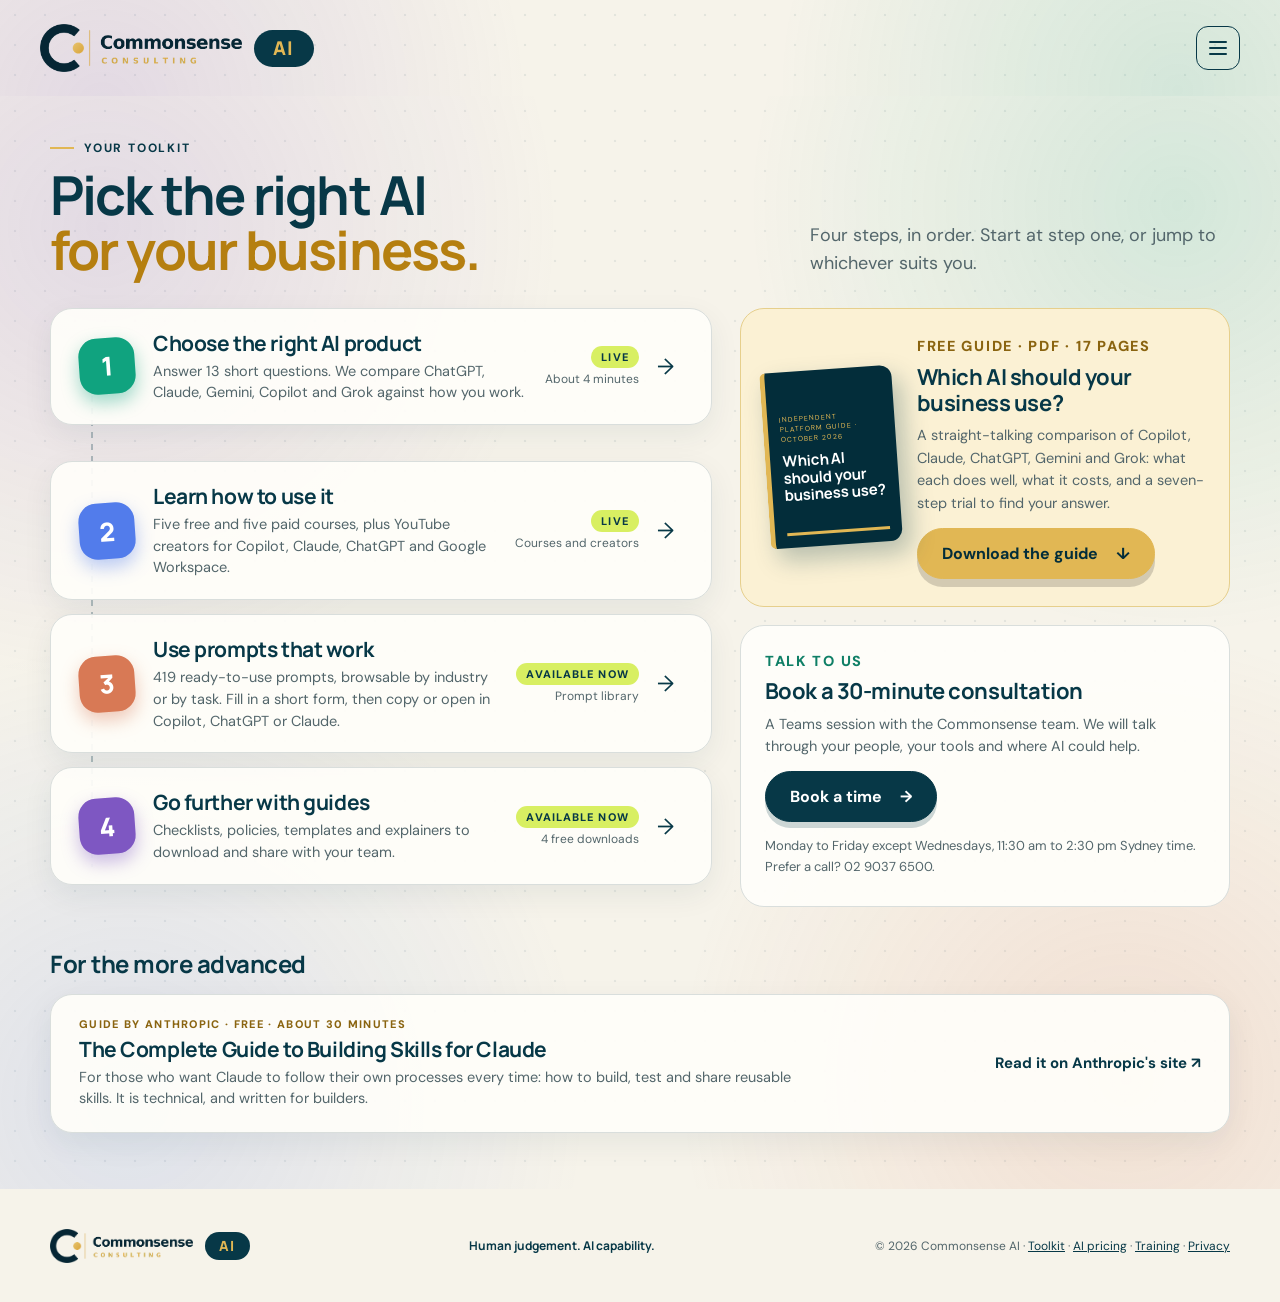
<file: toolkit.html>
<!doctype html>
<html lang="en-AU">
<head>
  <meta charset="utf-8">
  <meta name="viewport" content="width=device-width, initial-scale=1">
  <meta name="description" content="Choose the right AI product, learn to use it, find prompts that work, and download our free guide. Book a 30-minute consultation with Commonsense.">
  <link rel="canonical" href="https://ai.commonsense.com.au/toolkit.html">
  <link rel="icon" href="assets/favicon-64.png" type="image/png" sizes="64x64">
  <link rel="apple-touch-icon" href="assets/apple-touch-icon.png">
  <meta name="theme-color" content="#10231f">
  <title>AI toolkit — Commonsense AI</title>
  <link rel="preconnect" href="https://fonts.googleapis.com">
  <link rel="preconnect" href="https://fonts.gstatic.com" crossorigin>
  <link href="https://fonts.googleapis.com/css2?family=DM+Sans:wght@400;500;600;700&family=Manrope:wght@500;600;700;800&display=swap" rel="stylesheet">
  <link rel="stylesheet" href="styles.css?v=20261028">
  <script src="portal.js" defer></script>
</head>
<body>
  <header class="site-header">
    <a class="brand" href="index.html" aria-label="Commonsense AI home">
      <img class="brand-logo" src="assets/commonsense-logo.png" alt="Commonsense Consulting" width="693" height="165">
      <span class="brand-ai">AI</span>
    </a>
    <nav class="site-nav" id="site-nav" aria-label="Main navigation">
      <a class="hdr-cta nav-guide" href="assets/Which-AI-should-your-business-use.pdf" download>Download our free guide to AI</a>
      <a class="hdr-cta nav-book" href="https://bookings.cloud.microsoft/bookwithme/user/3d1ee960caf04d3390cefdb40bc5f166@Commonsense.com.au/meetingtype/w-JzdmNtek-JqbTxssXAYw2?anonymous&amp;ismsaljsauthenabled&amp;ep=mcard" target="_blank" rel="noopener">Book a 30-minute Teams meeting with our specialists</a>
      <a href="pricing.html">AI pricing</a>
      <a href="toolkit.html" aria-current="page">Toolkit</a>
      <a href="training.html">Training</a>
      <a href="prompts.html">Prompts</a>
      <a href="downloads.html">Downloads</a>
      <a href="onprem.html">On-premise AI</a>
    </nav>
    <button class="nav-toggle" type="button" aria-expanded="false" aria-controls="site-nav" aria-label="Open menu"><span></span></button>
  </header>

  <main id="top" class="tk-page">
    <section class="tk" aria-labelledby="tk-title">
      <div class="tk-head">
        <p class="eyebrow"><span></span> Your toolkit</p>
        <h1 id="tk-title">Pick the right AI<br><em>for your business.</em></h1>
        <p class="tk-lede">Four steps, in order. Start at step one, or jump to whichever suits you.</p>
      </div>
      <div class="tk-grid">
        <ol class="tk-path" aria-label="Your path">
          <li>
            <a class="tk-step tk-live" href="matchmaker.html" style="--c:#10a37f">
              <span class="tk-num">1</span>
              <span class="tk-body"><strong>Choose the right AI product</strong><small>Answer 13 short questions. We compare ChatGPT, Claude, Gemini, Copilot and Grok against how you work.</small></span>
              <span class="tk-meta"><em>Live</em><i>About 4 minutes</i></span><span class="tk-go" aria-hidden="true">→</span>
            </a>
          </li>
          <li>
            <a class="tk-step tk-live" href="training.html" style="--c:#527ceb">
              <span class="tk-num">2</span>
              <span class="tk-body"><strong>Learn how to use it</strong><small>Five free and five paid courses, plus YouTube creators for Copilot, Claude, ChatGPT and Google Workspace.</small></span>
              <span class="tk-meta"><em>Live</em><i>Courses and creators</i></span><span class="tk-go" aria-hidden="true">→</span>
            </a>
          </li>
          <li>
            <a class="tk-step" href="prompts.html" style="--c:#d87955">
              <span class="tk-num">3</span>
              <span class="tk-body"><strong>Use prompts that work</strong><small>419 ready-to-use prompts, browsable by industry or by task. Fill in a short form, then copy or open in Copilot, ChatGPT or Claude.</small></span>
              <span class="tk-meta"><em>Available now</em><i>Prompt library</i></span><span class="tk-go" aria-hidden="true">→</span>
            </a>
          </li>
          <li>
            <a class="tk-step" href="downloads.html" style="--c:#7e57c2">
              <span class="tk-num">4</span>
              <span class="tk-body"><strong>Go further with guides</strong><small>Checklists, policies, templates and explainers to download and share with your team.</small></span>
              <span class="tk-meta"><em>Available now</em><i>4 free downloads</i></span><span class="tk-go" aria-hidden="true">→</span>
            </a>
          </li>
        </ol>
        <aside class="tk-side">
          <article class="tk-guide">
            <div class="tk-cover" aria-hidden="true"><span>Independent platform guide · October 2026</span><strong>Which AI should your business use?</strong><i></i></div>
            <div class="tk-guide-text">
              <p class="tk-tag">Free guide · PDF · 17 pages</p>
              <h2>Which AI should your business use?</h2>
              <p>A straight-talking comparison of Copilot, Claude, ChatGPT, Gemini and Grok: what each does well, what it costs, and a seven-step trial to find your answer.</p>
              <a class="primary-button tk-btn" href="assets/Which-AI-should-your-business-use.pdf" download>Download the guide <span aria-hidden="true">↓</span></a>
            </div>
          </article>
          <article class="tk-book">
            <p class="tk-tag">Talk to us</p>
            <h2>Book a 30-minute consultation</h2>
            <p>A Teams session with the Commonsense team. We will talk through your people, your tools and where AI could help.</p>
            <a class="primary-button tk-btn" href="https://bookings.cloud.microsoft/bookwithme/user/3d1ee960caf04d3390cefdb40bc5f166@Commonsense.com.au/meetingtype/w-JzdmNtek-JqbTxssXAYw2?anonymous&amp;ismsaljsauthenabled&amp;ep=mcard" target="_blank" rel="noopener noreferrer">Book a time <span aria-hidden="true">→</span></a>
            <p class="tk-small">Monday to Friday except Wednesdays, 11:30 am to 2:30 pm Sydney time. Prefer a call? 02 9037 6500.</p>
          </article>
        </aside>
      </div>
      <div class="tk-adv" aria-labelledby="tk-adv-title">
        <h2 id="tk-adv-title">For the more advanced</h2>
        <a class="tk-adv-card" href="https://claude.com/resources/guides/the-complete-guide-to-building-skills-for-claude" target="_blank" rel="noopener noreferrer">
          <span class="tk-adv-body">
            <small class="tk-tag">Guide by Anthropic · Free · About 30 minutes</small>
            <strong>The Complete Guide to Building Skills for Claude</strong>
            <span>For those who want Claude to follow their own processes every time: how to build, test and share reusable skills. It is technical, and written for builders.</span>
          </span>
          <span class="tk-adv-go">Read it on Anthropic's site <span aria-hidden="true">↗</span></span>
        </a>
      </div>
    </section>
  </main>

  <footer>
    <a class="brand footer-brand" href="index.html"><img class="brand-logo" src="assets/commonsense-logo.png" alt="Commonsense Consulting" width="693" height="165"><span class="brand-ai">AI</span></a>
    <p class="footer-tagline">Human judgement. AI capability.</p>
    <p>© <span id="year"></span> Commonsense AI · <a class="footer-link" href="toolkit.html">Toolkit</a> · <a class="footer-link" href="pricing.html">AI pricing</a> · <a class="footer-link" href="training.html">Training</a> · <a class="footer-link" href="privacy.html">Privacy</a></p>
  </footer>
</body>
</html>
</file>
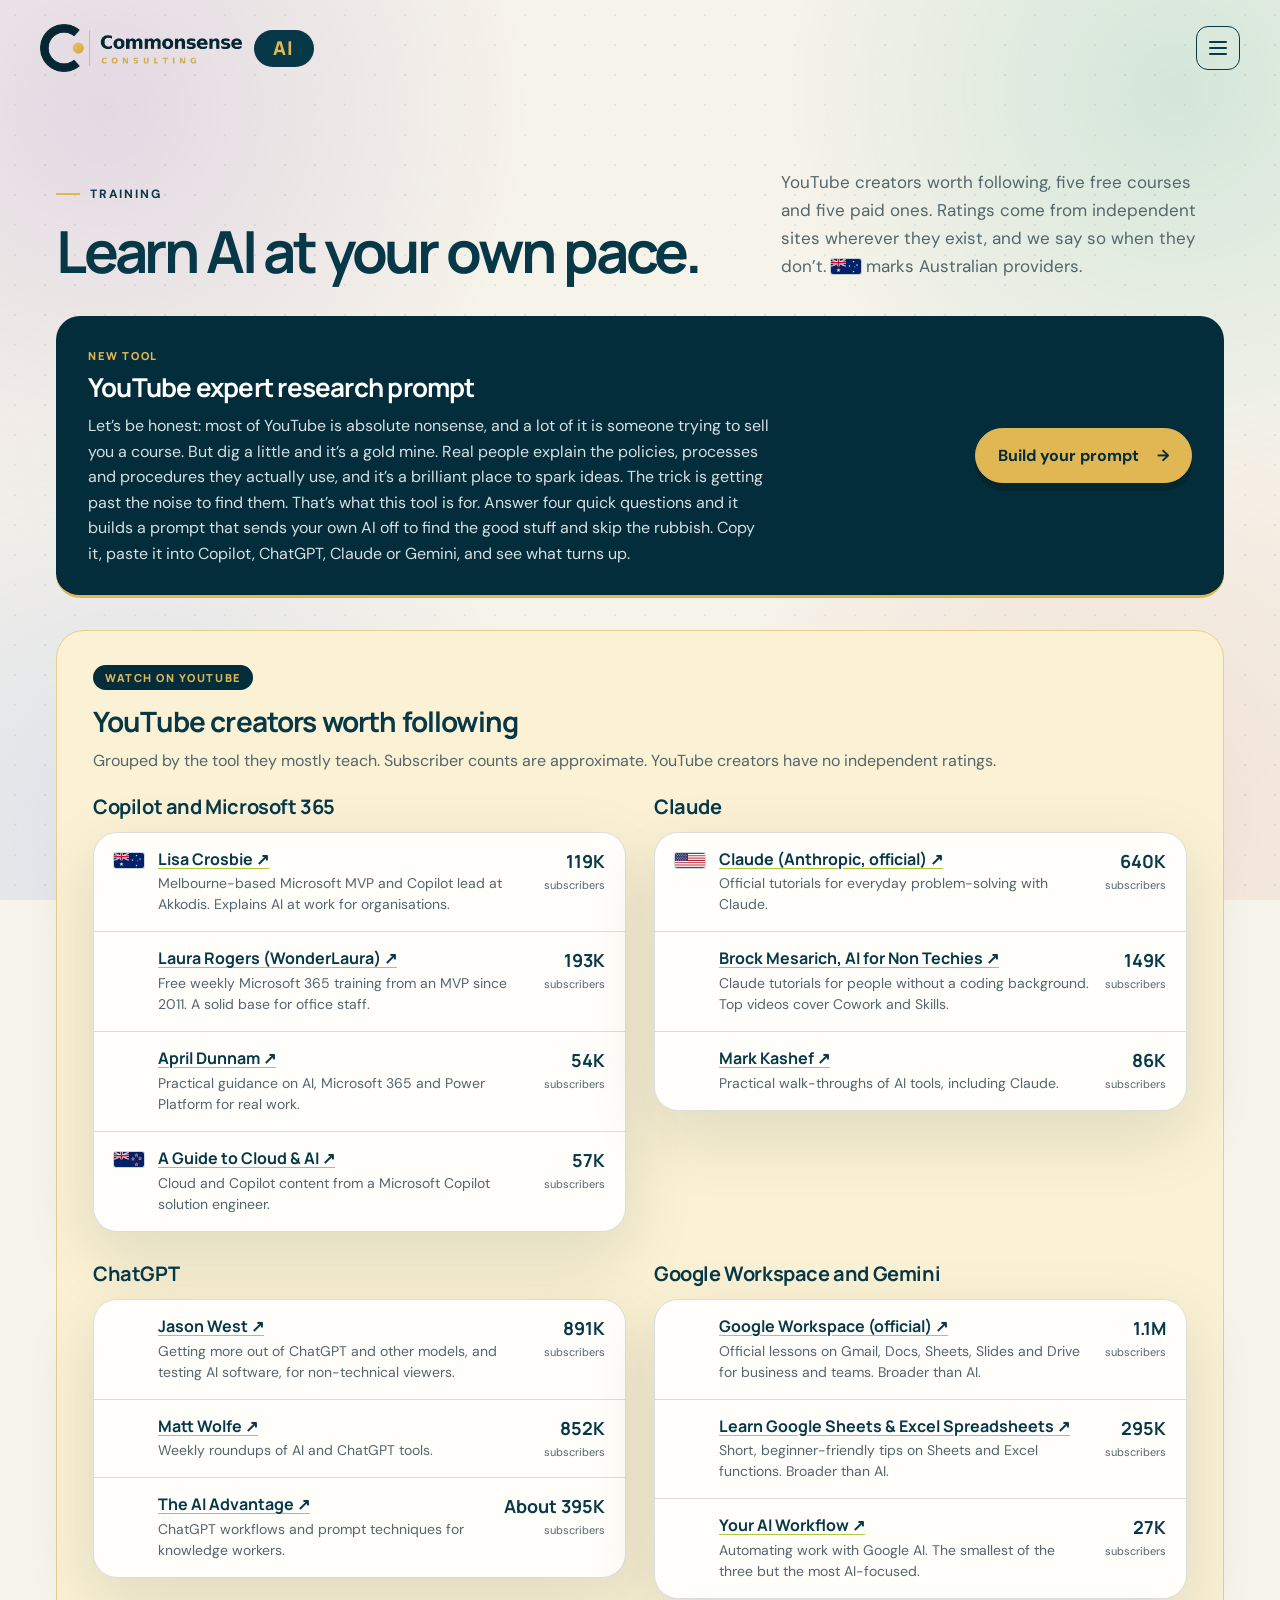
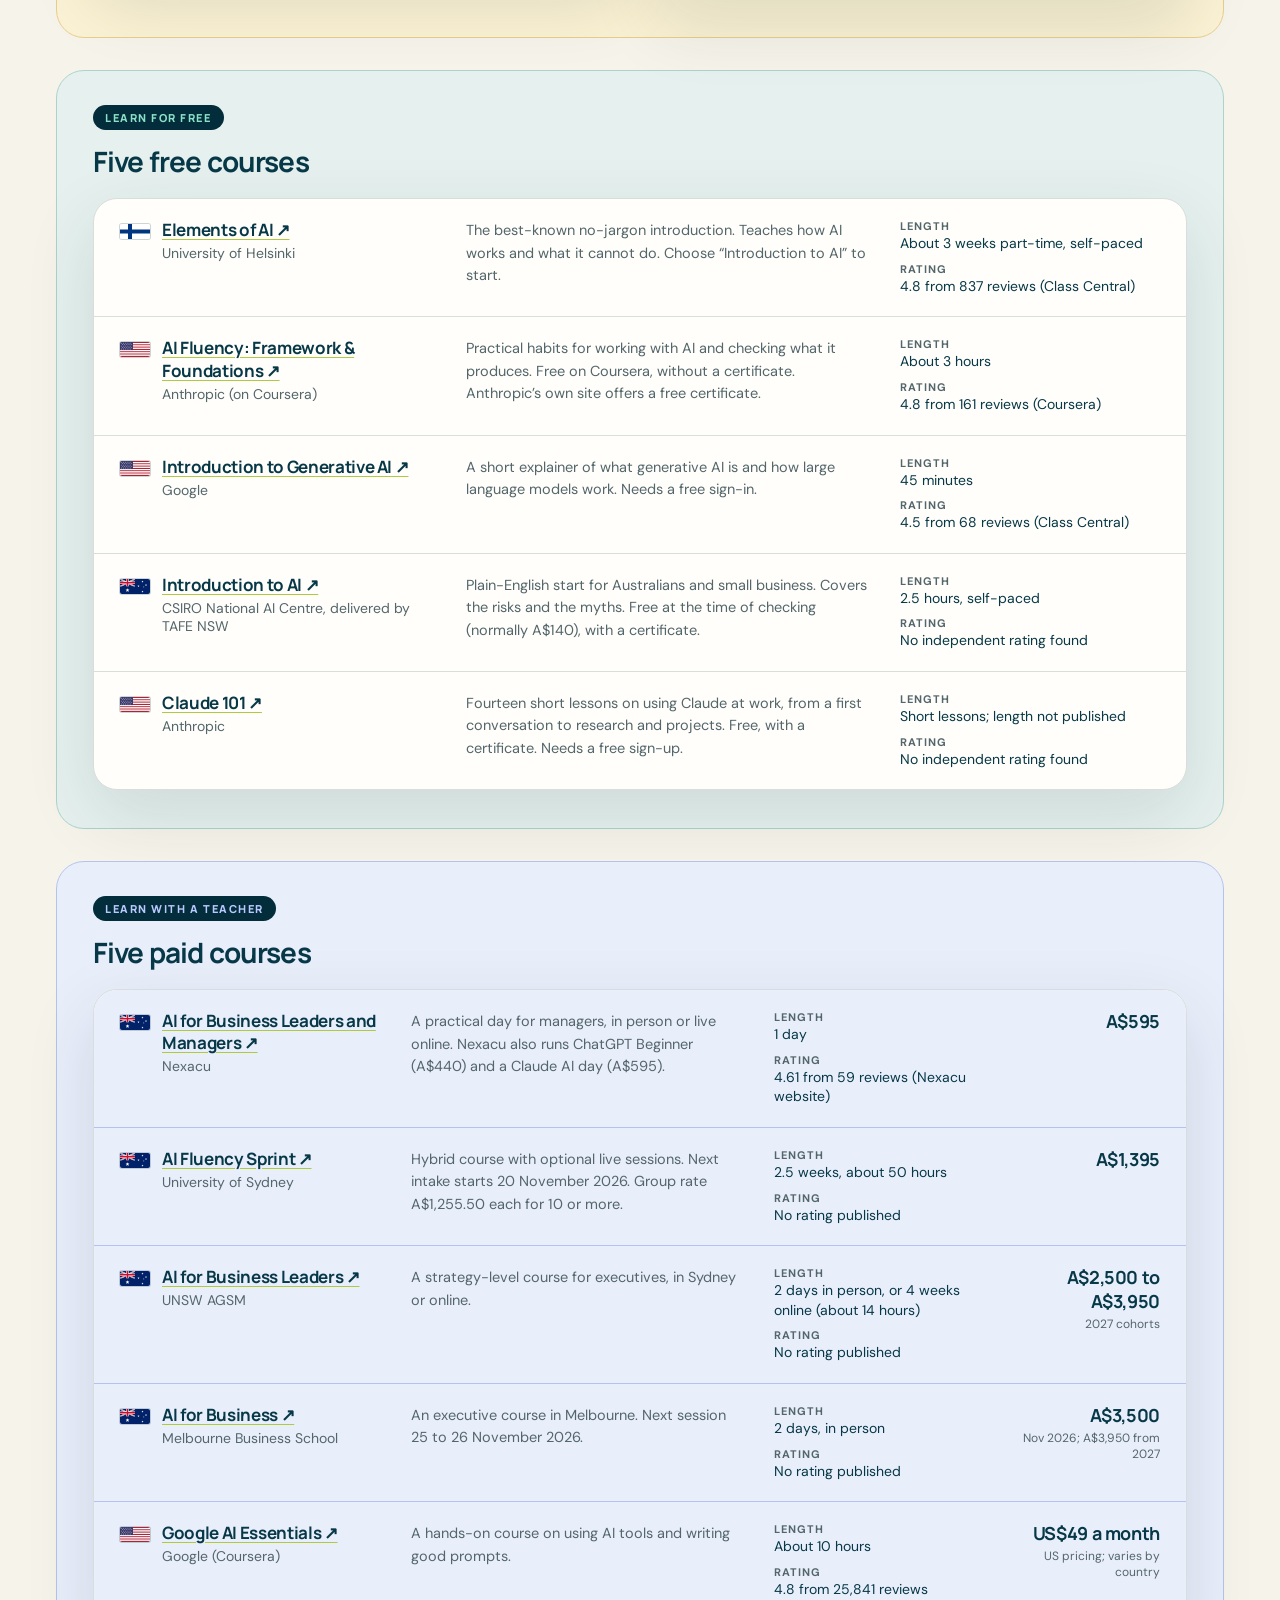
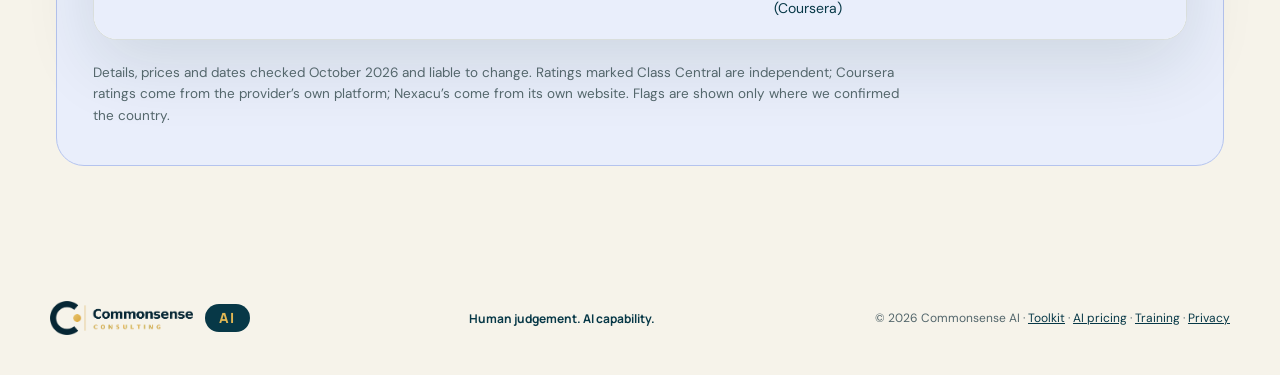
<file: training.html>
<!doctype html>
<html lang="en-AU">
<head>
  <meta charset="utf-8">
  <meta name="viewport" content="width=device-width, initial-scale=1">
  <meta name="description" content="YouTube creators for Copilot, Claude, ChatGPT and Google Workspace, plus five free and five paid AI courses with independent ratings where they exist.">
  <link rel="canonical" href="https://ai.commonsense.com.au/training.html">
  <link rel="icon" href="assets/favicon-64.png" type="image/png" sizes="64x64">
  <link rel="apple-touch-icon" href="assets/apple-touch-icon.png">
  <meta name="theme-color" content="#10231f">
  <title>AI training: free and paid courses — Commonsense AI</title>
  <link rel="preconnect" href="https://fonts.googleapis.com">
  <link rel="preconnect" href="https://fonts.gstatic.com" crossorigin>
  <link href="https://fonts.googleapis.com/css2?family=DM+Sans:wght@400;500;600;700&family=Manrope:wght@500;600;700;800&display=swap" rel="stylesheet">
  <link rel="stylesheet" href="styles.css">
  <script src="portal.js" defer></script>
</head>
<body>
  <header class="site-header">
    <a class="brand" href="index.html" aria-label="Commonsense AI home">
      <img class="brand-logo" src="assets/commonsense-logo.png" alt="Commonsense Consulting" width="693" height="165">
      <span class="brand-ai">AI</span>
    </a>
    <nav class="site-nav" id="site-nav" aria-label="Main navigation">
      <a class="hdr-cta nav-guide" href="assets/Which-AI-should-your-business-use.pdf" download>Download our free guide to AI</a>
      <a class="hdr-cta nav-book" href="https://bookings.cloud.microsoft/bookwithme/user/3d1ee960caf04d3390cefdb40bc5f166@Commonsense.com.au/meetingtype/w-JzdmNtek-JqbTxssXAYw2?anonymous&amp;ismsaljsauthenabled&amp;ep=mcard" target="_blank" rel="noopener">Book a 30-minute Teams meeting with our specialists</a>
      <a href="pricing.html">AI pricing</a>
      <a href="toolkit.html">Toolkit</a>
      <a href="training.html" aria-current="page">Training</a>
      <a href="prompts.html">Prompts</a>
      <a href="downloads.html">Downloads</a>
      <a href="onprem.html">On-premise AI</a>
    </nav>
    <button class="nav-toggle" type="button" aria-expanded="false" aria-controls="site-nav" aria-label="Open menu"><span></span></button>
  </header>

  <main id="top">
    <section class="training" aria-labelledby="training-title">
      <div class="portal-heading">
        <div>
          <p class="eyebrow"><span></span> Training</p>
          <h1 id="training-title">Learn AI at your own pace.</h1>
        </div>
        <p>YouTube creators worth following, five free courses and five paid ones. Ratings come from independent sites wherever they exist, and we say so when they don&rsquo;t. <img class="flag" src="assets/flags/au.svg" alt="Australia" width="30" height="15"> marks Australian providers.</p>
      </div>

      <div class="ytp-promo">
        <div>
          <span class="tag">New tool</span>
          <h2>YouTube expert research prompt</h2>
          <p>Let&rsquo;s be honest: most of YouTube is absolute nonsense, and a lot of it is someone trying to sell you a course. But dig a little and it&rsquo;s a gold mine. Real people explain the policies, processes and procedures they actually use, and it&rsquo;s a brilliant place to spark ideas. The trick is getting past the noise to find them. That&rsquo;s what this tool is for. Answer four quick questions and it builds a prompt that sends your own AI off to find the good stuff and skip the rubbish. Copy it, paste it into Copilot, ChatGPT, Claude or Gemini, and see what turns up.</p>
        </div>
        <a class="primary-button" href="youtube-prompt.html">Build your prompt <span aria-hidden="true">&rarr;</span></a>
      </div>

      <section class="tr-sec tr-yt">
      <span class="tr-tag">Watch on YouTube</span>
      <h2 class="tr-h">YouTube creators worth following</h2>
      <p class="tr-sub">Grouped by the tool they mostly teach. Subscriber counts are approximate. YouTube creators have no independent ratings.</p>
      <div class="cr-grid">
      <div class="cr-group">
        <h3>Copilot and Microsoft 365</h3>
        <ul class="cr-list">
          <li class="cr-row"><img class="flag" src="assets/flags/au.svg" alt="Australia" title="Australia" width="30" height="15"><div><h4><a href="https://youtube.com/@lisacrosbie" target="_blank" rel="noopener noreferrer">Lisa Crosbie ↗</a></h4><p>Melbourne-based Microsoft MVP and Copilot lead at Akkodis. Explains AI at work for organisations.</p></div><span class="cr-subs"><strong>119K</strong><small>subscribers</small></span></li>
          <li class="cr-row"><span class="flag-blank"></span><div><h4><a href="https://youtube.com/@wonderlaura" target="_blank" rel="noopener noreferrer">Laura Rogers (WonderLaura) ↗</a></h4><p>Free weekly Microsoft 365 training from an MVP since 2011. A solid base for office staff.</p></div><span class="cr-subs"><strong>193K</strong><small>subscribers</small></span></li>
          <li class="cr-row"><span class="flag-blank"></span><div><h4><a href="https://youtube.com/@aprildunnam" target="_blank" rel="noopener noreferrer">April Dunnam ↗</a></h4><p>Practical guidance on AI, Microsoft 365 and Power Platform for real work.</p></div><span class="cr-subs"><strong>54K</strong><small>subscribers</small></span></li>
          <li class="cr-row"><img class="flag" src="assets/flags/nz.svg" alt="New Zealand" title="New Zealand" width="30" height="15"><div><h4><a href="https://youtube.com/@susanthsutheesh" target="_blank" rel="noopener noreferrer">A Guide to Cloud &amp; AI ↗</a></h4><p>Cloud and Copilot content from a Microsoft Copilot solution engineer.</p></div><span class="cr-subs"><strong>57K</strong><small>subscribers</small></span></li>
        </ul>
      </div>
      <div class="cr-group">
        <h3>Claude</h3>
        <ul class="cr-list">
          <li class="cr-row"><img class="flag" src="assets/flags/us.svg" alt="United States" title="United States" width="30" height="15"><div><h4><a href="https://youtube.com/@claude" target="_blank" rel="noopener noreferrer">Claude (Anthropic, official) ↗</a></h4><p>Official tutorials for everyday problem-solving with Claude.</p></div><span class="cr-subs"><strong>640K</strong><small>subscribers</small></span></li>
          <li class="cr-row"><span class="flag-blank"></span><div><h4><a href="https://youtube.com/@brockmesarich" target="_blank" rel="noopener noreferrer">Brock Mesarich, AI for Non Techies ↗</a></h4><p>Claude tutorials for people without a coding background. Top videos cover Cowork and Skills.</p></div><span class="cr-subs"><strong>149K</strong><small>subscribers</small></span></li>
          <li class="cr-row"><span class="flag-blank"></span><div><h4><a href="https://youtube.com/@mark_kashef" target="_blank" rel="noopener noreferrer">Mark Kashef ↗</a></h4><p>Practical walk-throughs of AI tools, including Claude.</p></div><span class="cr-subs"><strong>86K</strong><small>subscribers</small></span></li>
        </ul>
      </div>
      <div class="cr-group">
        <h3>ChatGPT</h3>
        <ul class="cr-list">
          <li class="cr-row"><span class="flag-blank"></span><div><h4><a href="https://youtube.com/@jwestdigital" target="_blank" rel="noopener noreferrer">Jason West ↗</a></h4><p>Getting more out of ChatGPT and other models, and testing AI software, for non-technical viewers.</p></div><span class="cr-subs"><strong>891K</strong><small>subscribers</small></span></li>
          <li class="cr-row"><span class="flag-blank"></span><div><h4><a href="https://youtube.com/@mreflow" target="_blank" rel="noopener noreferrer">Matt Wolfe ↗</a></h4><p>Weekly roundups of AI and ChatGPT tools.</p></div><span class="cr-subs"><strong>852K</strong><small>subscribers</small></span></li>
          <li class="cr-row"><span class="flag-blank"></span><div><h4><a href="https://youtube.com/@aiadvantage" target="_blank" rel="noopener noreferrer">The AI Advantage ↗</a></h4><p>ChatGPT workflows and prompt techniques for knowledge workers.</p></div><span class="cr-subs"><strong>About 395K</strong><small>subscribers</small></span></li>
        </ul>
      </div>
      <div class="cr-group">
        <h3>Google Workspace and Gemini</h3>
        <ul class="cr-list">
          <li class="cr-row"><span class="flag-blank"></span><div><h4><a href="https://youtube.com/@googleworkspace" target="_blank" rel="noopener noreferrer">Google Workspace (official) ↗</a></h4><p>Official lessons on Gmail, Docs, Sheets, Slides and Drive for business and teams. Broader than AI.</p></div><span class="cr-subs"><strong>1.1M</strong><small>subscribers</small></span></li>
          <li class="cr-row"><span class="flag-blank"></span><div><h4><a href="https://youtube.com/@excelgooglesheets" target="_blank" rel="noopener noreferrer">Learn Google Sheets &amp; Excel Spreadsheets ↗</a></h4><p>Short, beginner-friendly tips on Sheets and Excel functions. Broader than AI.</p></div><span class="cr-subs"><strong>295K</strong><small>subscribers</small></span></li>
          <li class="cr-row"><span class="flag-blank"></span><div><h4><a href="https://youtube.com/@youraiworkflow" target="_blank" rel="noopener noreferrer">Your AI Workflow ↗</a></h4><p>Automating work with Google AI. The smallest of the three but the most AI-focused.</p></div><span class="cr-subs"><strong>27K</strong><small>subscribers</small></span></li>
        </ul>
      </div>
      </div>
      </section>

      <section class="tr-sec tr-free">
      <span class="tr-tag">Learn for free</span>
      <h2 class="tr-h">Five free courses</h2>
      <ul class="tr-list">
        <li class="tr-row">
          <div class="tr-main"><img class="flag" src="assets/flags/fi.svg" alt="Finland" title="Finland" width="30" height="15"><div><h3><a href="https://www.elementsofai.com/" target="_blank" rel="noopener noreferrer">Elements of AI ↗</a></h3><p class="tr-org">University of Helsinki</p></div></div>
          <p class="tr-blurb">The best-known no-jargon introduction. Teaches how AI works and what it cannot do. Choose “Introduction to AI” to start.</p>
          <dl class="tr-meta"><div><dt>Length</dt><dd>About 3 weeks part-time, self-paced</dd></div><div><dt>Rating</dt><dd>4.8 from 837 reviews (Class Central)</dd></div></dl>
        </li>
        <li class="tr-row">
          <div class="tr-main"><img class="flag" src="assets/flags/us.svg" alt="United States" title="United States" width="30" height="15"><div><h3><a href="https://coursera.org/learn/ai-fluency-framework-foundations" target="_blank" rel="noopener noreferrer">AI Fluency: Framework &amp; Foundations ↗</a></h3><p class="tr-org">Anthropic (on Coursera)</p></div></div>
          <p class="tr-blurb">Practical habits for working with AI and checking what it produces. Free on Coursera, without a certificate. Anthropic’s own site offers a free certificate.</p>
          <dl class="tr-meta"><div><dt>Length</dt><dd>About 3 hours</dd></div><div><dt>Rating</dt><dd>4.8 from 161 reviews (Coursera)</dd></div></dl>
        </li>
        <li class="tr-row">
          <div class="tr-main"><img class="flag" src="assets/flags/us.svg" alt="United States" title="United States" width="30" height="15"><div><h3><a href="https://www.skills.google/course_templates/536" target="_blank" rel="noopener noreferrer">Introduction to Generative AI ↗</a></h3><p class="tr-org">Google</p></div></div>
          <p class="tr-blurb">A short explainer of what generative AI is and how large language models work. Needs a free sign-in.</p>
          <dl class="tr-meta"><div><dt>Length</dt><dd>45 minutes</dd></div><div><dt>Rating</dt><dd>4.5 from 68 reviews (Class Central)</dd></div></dl>
        </li>
        <li class="tr-row">
          <div class="tr-main"><img class="flag" src="assets/flags/au.svg" alt="Australia" title="Australia" width="30" height="15"><div><h3><a href="https://store.training.tafensw.edu.au/product/introduction-to-artificial-intelligence/" target="_blank" rel="noopener noreferrer">Introduction to AI ↗</a></h3><p class="tr-org">CSIRO National AI Centre, delivered by TAFE NSW</p></div></div>
          <p class="tr-blurb">Plain-English start for Australians and small business. Covers the risks and the myths. Free at the time of checking (normally A$140), with a certificate.</p>
          <dl class="tr-meta"><div><dt>Length</dt><dd>2.5 hours, self-paced</dd></div><div><dt>Rating</dt><dd>No independent rating found</dd></div></dl>
        </li>
        <li class="tr-row">
          <div class="tr-main"><img class="flag" src="assets/flags/us.svg" alt="United States" title="United States" width="30" height="15"><div><h3><a href="https://anthropic.skilljar.com/claude-101" target="_blank" rel="noopener noreferrer">Claude 101 ↗</a></h3><p class="tr-org">Anthropic</p></div></div>
          <p class="tr-blurb">Fourteen short lessons on using Claude at work, from a first conversation to research and projects. Free, with a certificate. Needs a free sign-up.</p>
          <dl class="tr-meta"><div><dt>Length</dt><dd>Short lessons; length not published</dd></div><div><dt>Rating</dt><dd>No independent rating found</dd></div></dl>
        </li>
      </ul>
      </section>

      <section class="tr-sec tr-paid">
      <span class="tr-tag">Learn with a teacher</span>
      <h2 class="tr-h">Five paid courses</h2>
      <ul class="tr-list">
        <li class="tr-row tr-paid">
          <div class="tr-main"><img class="flag" src="assets/flags/au.svg" alt="Australia" title="Australia" width="30" height="15"><div><h3><a href="https://nexacu.com.au/ai-for-business/" target="_blank" rel="noopener noreferrer">AI for Business Leaders and Managers ↗</a></h3><p class="tr-org">Nexacu</p></div></div>
          <p class="tr-blurb">A practical day for managers, in person or live online. Nexacu also runs ChatGPT Beginner (A$440) and a Claude AI day (A$595).</p>
          <dl class="tr-meta"><div><dt>Length</dt><dd>1 day</dd></div><div><dt>Rating</dt><dd>4.61 from 59 reviews (Nexacu website)</dd></div></dl>
          <div class="tr-cost"><strong>A$595</strong></div>
        </li>
        <li class="tr-row tr-paid">
          <div class="tr-main"><img class="flag" src="assets/flags/au.svg" alt="Australia" title="Australia" width="30" height="15"><div><h3><a href="https://short-courses.sydney.edu.au/course/PLUSAI" target="_blank" rel="noopener noreferrer">AI Fluency Sprint ↗</a></h3><p class="tr-org">University of Sydney</p></div></div>
          <p class="tr-blurb">Hybrid course with optional live sessions. Next intake starts 20 November 2026. Group rate A$1,255.50 each for 10 or more.</p>
          <dl class="tr-meta"><div><dt>Length</dt><dd>2.5 weeks, about 50 hours</dd></div><div><dt>Rating</dt><dd>No rating published</dd></div></dl>
          <div class="tr-cost"><strong>A$1,395</strong></div>
        </li>
        <li class="tr-row tr-paid">
          <div class="tr-main"><img class="flag" src="assets/flags/au.svg" alt="Australia" title="Australia" width="30" height="15"><div><h3><a href="https://www.unsw.edu.au/study/professional-development/course/ai-for-business-leaders" target="_blank" rel="noopener noreferrer">AI for Business Leaders ↗</a></h3><p class="tr-org">UNSW AGSM</p></div></div>
          <p class="tr-blurb">A strategy-level course for executives, in Sydney or online.</p>
          <dl class="tr-meta"><div><dt>Length</dt><dd>2 days in person, or 4 weeks online (about 14 hours)</dd></div><div><dt>Rating</dt><dd>No rating published</dd></div></dl>
          <div class="tr-cost"><strong>A$2,500 to A$3,950</strong><small>2027 cohorts</small></div>
        </li>
        <li class="tr-row tr-paid">
          <div class="tr-main"><img class="flag" src="assets/flags/au.svg" alt="Australia" title="Australia" width="30" height="15"><div><h3><a href="https://mbs.edu/short-courses/ai-for-business" target="_blank" rel="noopener noreferrer">AI for Business ↗</a></h3><p class="tr-org">Melbourne Business School</p></div></div>
          <p class="tr-blurb">An executive course in Melbourne. Next session 25 to 26 November 2026.</p>
          <dl class="tr-meta"><div><dt>Length</dt><dd>2 days, in person</dd></div><div><dt>Rating</dt><dd>No rating published</dd></div></dl>
          <div class="tr-cost"><strong>A$3,500</strong><small>Nov 2026; A$3,950 from 2027</small></div>
        </li>
        <li class="tr-row tr-paid">
          <div class="tr-main"><img class="flag" src="assets/flags/us.svg" alt="United States" title="United States" width="30" height="15"><div><h3><a href="https://www.coursera.org/learn/google-ai-essentials" target="_blank" rel="noopener noreferrer">Google AI Essentials ↗</a></h3><p class="tr-org">Google (Coursera)</p></div></div>
          <p class="tr-blurb">A hands-on course on using AI tools and writing good prompts.</p>
          <dl class="tr-meta"><div><dt>Length</dt><dd>About 10 hours</dd></div><div><dt>Rating</dt><dd>4.8 from 25,841 reviews (Coursera)</dd></div></dl>
          <div class="tr-cost"><strong>US$49 a month</strong><small>US pricing; varies by country</small></div>
        </li>
      </ul>
      <p class="tr-foot">Details, prices and dates checked October 2026 and liable to change. Ratings marked Class Central are independent; Coursera ratings come from the provider&rsquo;s own platform; Nexacu&rsquo;s come from its own website. Flags are shown only where we confirmed the country.</p>
      </section>
    </section>
  </main>

  <footer>
    <a class="brand footer-brand" href="index.html"><img class="brand-logo" src="assets/commonsense-logo.png" alt="Commonsense Consulting" width="693" height="165"><span class="brand-ai">AI</span></a>
    <p class="footer-tagline">Human judgement. AI capability.</p>
    <p>© <span id="year"></span> Commonsense AI · <a class="footer-link" href="toolkit.html">Toolkit</a> · <a class="footer-link" href="pricing.html">AI pricing</a> · <a class="footer-link" href="training.html">Training</a> · <a class="footer-link" href="privacy.html">Privacy</a></p>
  </footer>
</body>
</html>
</file>
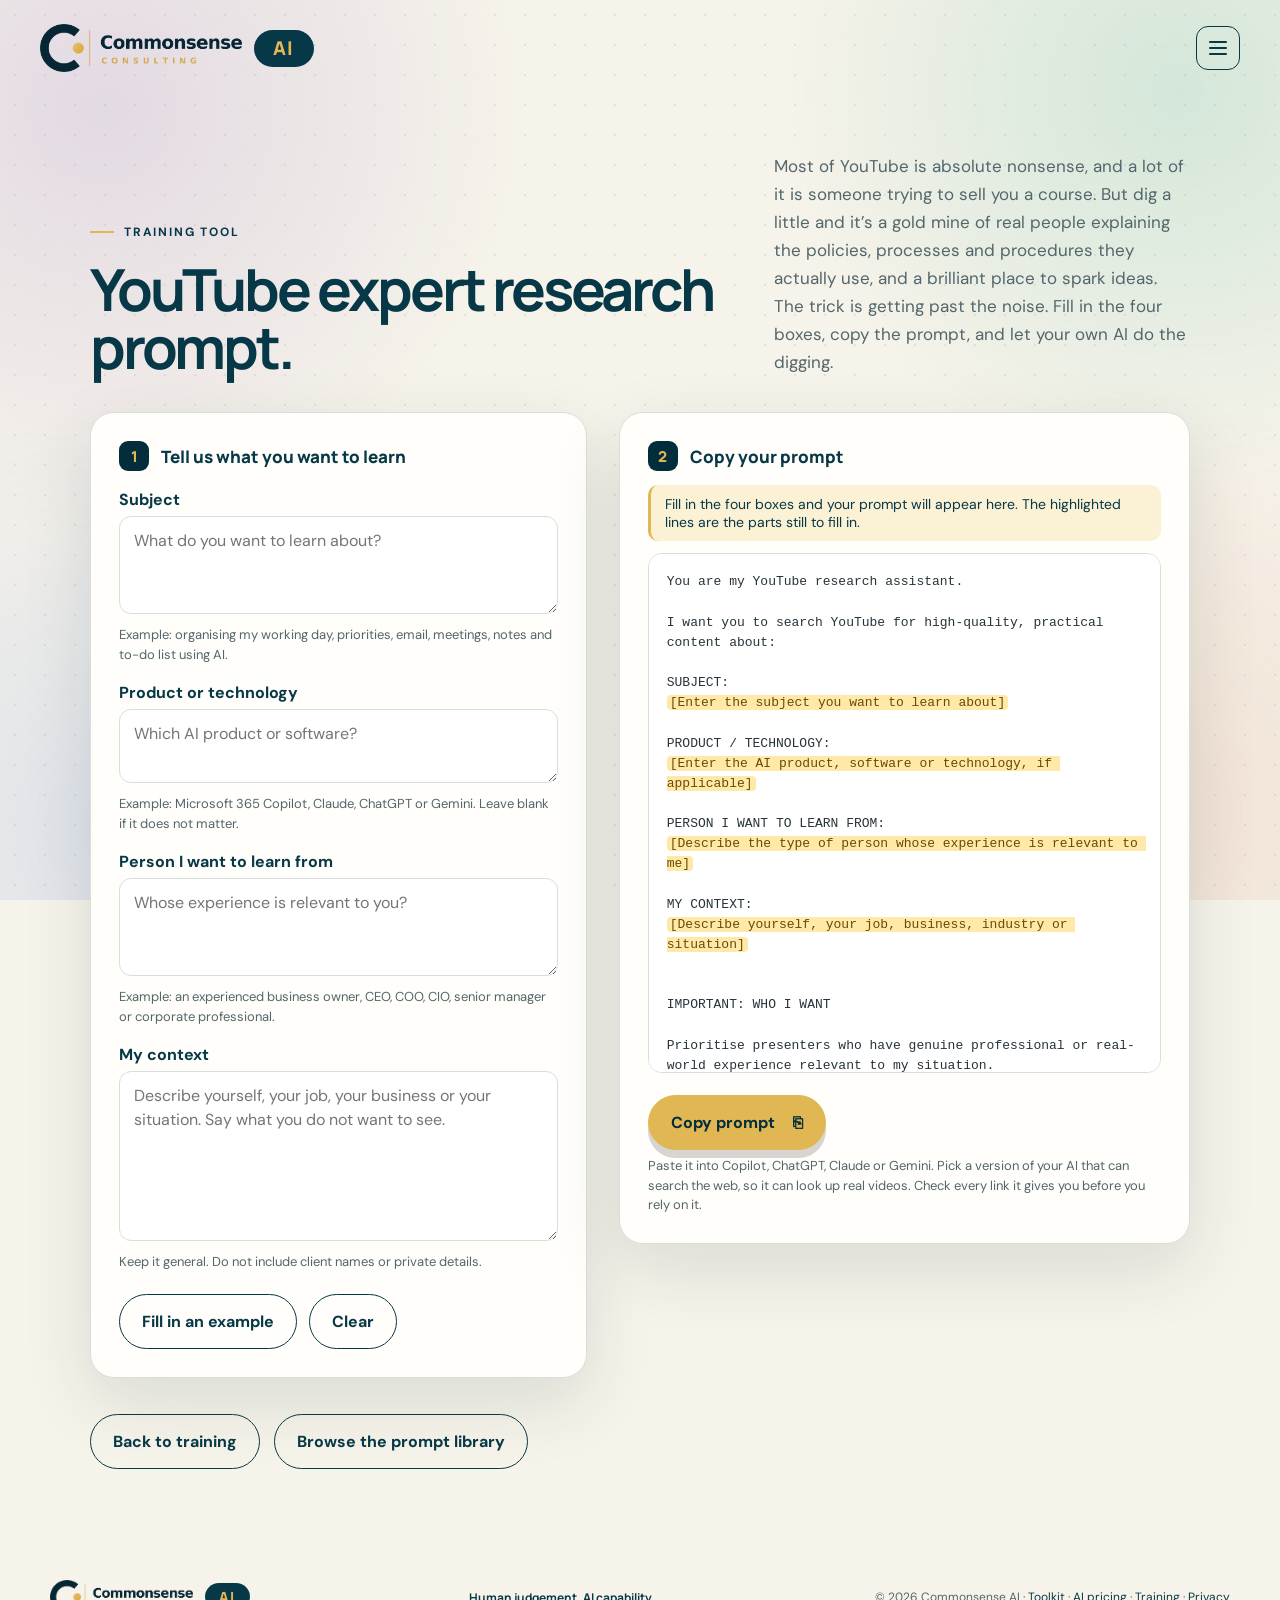
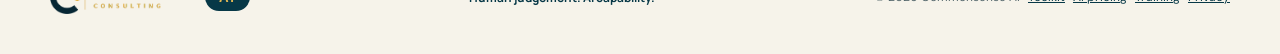
<file: youtube-prompt.html>
<!doctype html>
<html lang="en-AU">
<head>
  <meta charset="utf-8">
  <meta name="viewport" content="width=device-width, initial-scale=1">
  <meta name="description" content="Build a ready-to-paste prompt that finds credible, practical YouTube training from people who do the work. Fill in four boxes, copy it, and paste it into your own AI.">
  <link rel="canonical" href="https://ai.commonsense.com.au/youtube-prompt.html">
  <link rel="icon" href="assets/favicon-64.png" type="image/png" sizes="64x64">
  <link rel="apple-touch-icon" href="assets/apple-touch-icon.png">
  <meta name="theme-color" content="#10231f">
  <title>AI training: free and paid courses — Commonsense AI</title>
  <link rel="preconnect" href="https://fonts.googleapis.com">
  <link rel="preconnect" href="https://fonts.gstatic.com" crossorigin>
  <link href="https://fonts.googleapis.com/css2?family=DM+Sans:wght@400;500;600;700&family=Manrope:wght@500;600;700;800&display=swap" rel="stylesheet">
  <link rel="stylesheet" href="styles.css">
  <script src="portal.js" defer></script>
</head>
<body>
  <header class="site-header">
    <a class="brand" href="index.html" aria-label="Commonsense AI home">
      <img class="brand-logo" src="assets/commonsense-logo.png" alt="Commonsense Consulting" width="693" height="165">
      <span class="brand-ai">AI</span>
    </a>
    <nav class="site-nav" id="site-nav" aria-label="Main navigation">
      <a class="hdr-cta nav-guide" href="assets/Which-AI-should-your-business-use.pdf" download>Download our free guide to AI</a>
      <a class="hdr-cta nav-book" href="https://bookings.cloud.microsoft/bookwithme/user/3d1ee960caf04d3390cefdb40bc5f166@Commonsense.com.au/meetingtype/w-JzdmNtek-JqbTxssXAYw2?anonymous&amp;ismsaljsauthenabled&amp;ep=mcard" target="_blank" rel="noopener">Book a 30-minute Teams meeting with our specialists</a>
      <a href="pricing.html">AI pricing</a>
      <a href="toolkit.html">Toolkit</a>
      <a href="training.html" aria-current="page">Training</a>
      <a href="prompts.html">Prompts</a>
      <a href="downloads.html">Downloads</a>
      <a href="onprem.html">On-premise AI</a>
    </nav>
    <button class="nav-toggle" type="button" aria-expanded="false" aria-controls="site-nav" aria-label="Open menu"><span></span></button>
  </header>

  <main id="top">
    <section class="ytp" aria-labelledby="ytp-title">
      <div class="portal-heading">
        <div>
          <p class="eyebrow"><span></span> Training tool</p>
          <h1 id="ytp-title">YouTube expert research prompt.</h1>
        </div>
        <p>Most of YouTube is absolute nonsense, and a lot of it is someone trying to sell you a course. But dig a little and it&rsquo;s a gold mine of real people explaining the policies, processes and procedures they actually use, and a brilliant place to spark ideas. The trick is getting past the noise. Fill in the four boxes, copy the prompt, and let your own AI do the digging.</p>
      </div>

      <div class="ytp-grid">
        <form class="ytp-form" id="ytp-form" onsubmit="return false" aria-label="Your details">
          <div class="ytp-step"><span>1</span> Tell us what you want to learn</div>
          <label for="f-SUBJECT">Subject</label>
          <textarea id="f-SUBJECT" rows="3" placeholder="What do you want to learn about?"></textarea>
          <p class="ytp-hint">Example: organising my working day, priorities, email, meetings, notes and to-do list using AI.</p>
          <label for="f-PRODUCT">Product or technology</label>
          <textarea id="f-PRODUCT" rows="2" placeholder="Which AI product or software?"></textarea>
          <p class="ytp-hint">Example: Microsoft 365 Copilot, Claude, ChatGPT or Gemini. Leave blank if it does not matter.</p>
          <label for="f-PERSON">Person I want to learn from</label>
          <textarea id="f-PERSON" rows="3" placeholder="Whose experience is relevant to you?"></textarea>
          <p class="ytp-hint">Example: an experienced business owner, CEO, COO, CIO, senior manager or corporate professional.</p>
          <label for="f-CONTEXT">My context</label>
          <textarea id="f-CONTEXT" rows="6" placeholder="Describe yourself, your job, your business or your situation. Say what you do not want to see."></textarea>
          <p class="ytp-hint">Keep it general. Do not include client names or private details.</p>
          <div class="ytp-actions">
            <button type="button" class="secondary-button" id="ytp-example">Fill in an example</button>
            <button type="button" class="secondary-button" id="ytp-reset">Clear</button>
          </div>
        </form>

        <div class="ytp-out">
          <div class="ytp-step"><span>2</span> Copy your prompt</div>
          <p class="ytp-note" id="ytp-note" role="status" aria-live="polite"></p>
          <pre class="ytp-pre" id="ytp-pre" tabindex="0" aria-label="Your prompt"></pre>
          <div class="ytp-actions ytp-copyrow">
            <button type="button" class="primary-button" id="ytp-copy">Copy prompt <span aria-hidden="true">&#x2398;</span></button>
            <span class="ytp-copied" id="ytp-copied" role="status" aria-live="polite"></span>
          </div>
          <p class="ytp-hint">Paste it into Copilot, ChatGPT, Claude or Gemini. Pick a version of your AI that can search the web, so it can look up real videos. Check every link it gives you before you rely on it.</p>
        </div>
      </div>

      <div class="soon-actions ytp-foot">
        <a class="secondary-button" href="training.html">Back to training</a>
        <a class="secondary-button" href="prompts.html">Browse the prompt library</a>
      </div>
    </section>
  </main>

  <footer>
    <a class="brand footer-brand" href="index.html"><img class="brand-logo" src="assets/commonsense-logo.png" alt="Commonsense Consulting" width="693" height="165"><span class="brand-ai">AI</span></a>
    <p class="footer-tagline">Human judgement. AI capability.</p>
    <p>© <span id="year"></span> Commonsense AI · <a class="footer-link" href="toolkit.html">Toolkit</a> · <a class="footer-link" href="pricing.html">AI pricing</a> · <a class="footer-link" href="training.html">Training</a> · <a class="footer-link" href="privacy.html">Privacy</a></p>
  </footer>
<script src="ytp-template.js"></script>
  <script src="ytp.js"></script>
</body>
</html>
</file>
<file: styles.css>
:root {
  --ink: #073847;
  --ink-deep: #032d3a;
  --ink-soft: #53666b;
  --cream: #f6f3ea;
  --paper: #fffefa;
  --lime: #d8ef62;
  --lime-dark: #afc941;
  --gold: #e1b754;
  --line: #d9dedc;
  --white: #fff;
  --shadow: 0 24px 70px rgba(20, 49, 40, .12);
  --radius: 24px;
}

* { box-sizing: border-box; }
html { scroll-behavior: smooth; }
body { margin: 0; background: var(--cream); color: var(--ink); font-family: "DM Sans", sans-serif; }
button, a { font: inherit; }
button { color: inherit; }
[hidden] { display: none !important; }

.site-header {
  width: min(1180px, calc(100% - 40px));
  height: 86px;
  margin: auto;
  display: flex;
  align-items: center;
  justify-content: space-between;
  border-bottom: 1px solid rgba(7, 56, 71, .13);
}
.brand { display: inline-flex; align-items: center; gap: 11px; color: var(--ink); text-decoration: none; font-family: Manrope, sans-serif; font-weight: 700; letter-spacing: -.03em; }
.brand strong { color: #a77a12; }
.brand-mark { width: 38px; height: 38px; display: grid; place-items: center; border-radius: 50% 50% 50% 18%; background: var(--ink); color: var(--gold); font-size: 11px; letter-spacing: -.05em; box-shadow: inset 0 0 0 2px rgba(255,255,255,.12); }
.method-link, .text-button { border: 0; border-bottom: 1px solid currentColor; padding: 2px 0; background: none; cursor: pointer; font-size: 14px; font-weight: 600; }
.method-link:hover, .text-button:hover { opacity: .65; }
.site-nav { display: flex; align-items: center; gap: 25px; }
.site-nav a { color: var(--ink); text-decoration: none; font-size: 13px; font-weight: 600; }
.site-nav a:hover { opacity: .6; }
.nav-cta { border: 1px solid var(--ink); border-radius: 999px; padding: 10px 16px; background: var(--ink); color: white !important; cursor: pointer; font-size: 12px; font-weight: 700; text-decoration: none; }

.hero { position: relative; min-height: 650px; width: 100%; margin: 0; display: grid; grid-template-columns: minmax(0, 1.03fr) minmax(0, .97fr); gap: 50px; align-items: center; padding: 76px max(20px, calc((100% - 1180px) / 2)) 90px; overflow: hidden; background-color: var(--ink-deep); background-image: linear-gradient(rgba(255,255,255,.035) 1px, transparent 1px), linear-gradient(90deg, rgba(255,255,255,.035) 1px, transparent 1px), radial-gradient(circle at 78% 45%, rgba(216,239,98,.12), transparent 31%); background-size: 52px 52px, 52px 52px, auto; color: white; }
.hero::after { content: ""; position: absolute; left: 0; right: 0; bottom: 0; height: 4px; background: linear-gradient(90deg, var(--gold), var(--lime), transparent 80%); }
.eyebrow { display: flex; align-items: center; gap: 10px; margin: 0 0 20px; text-transform: uppercase; letter-spacing: .15em; font-size: 12px; font-weight: 700; }
.eyebrow span { width: 24px; height: 2px; background: var(--gold); }
h1, h2, h3 { font-family: Manrope, sans-serif; }
h1 { margin: 0; font-size: clamp(48px, 6vw, 80px); line-height: .99; letter-spacing: -.035em; }
/* Homepage headline: sized so "Human judgement." stays on one line. */
.hero:not(.match-hero) h1 { font-size: clamp(34px, 5vw, 66px); }
.match-hero h1 { font-size: clamp(38px, 5vw, 66px); }
h1 em, .result-heading h2 em { color: var(--gold); font-style: normal; }
.hero-lede { max-width: 610px; margin: 28px 0 0; color: #c6d4d7; font-size: 19px; line-height: 1.65; }
.brand-line { margin: 18px 0 0; color: #d6e1e3; font-family: Manrope, sans-serif; font-size: 14px; font-weight: 600; letter-spacing: .01em; }
.brand-line strong { color: var(--lime); }
.hero-actions { display: flex; align-items: center; gap: 20px; margin-top: 34px; }
.primary-button, .secondary-button { display: inline-flex; justify-content: center; align-items: center; gap: 18px; border-radius: 999px; padding: 16px 22px; border: 1px solid var(--ink); text-decoration: none; cursor: pointer; font-weight: 700; transition: transform .18s ease, box-shadow .18s ease, background .18s ease; }
.primary-button { background: var(--gold); color: var(--ink-deep); border-color: var(--gold); box-shadow: 0 8px 0 rgba(0, 0, 0, .16); }
.primary-button:hover:not(:disabled) { transform: translateY(-2px); box-shadow: 0 10px 0 rgba(16, 35, 31, .12); }
.primary-button:disabled { cursor: not-allowed; opacity: .35; box-shadow: none; }
.secondary-button { background: transparent; color: var(--ink); box-shadow: none; }
.secondary-button:hover { background: rgba(255,255,255,.5); }
.time-note { color: #c5d0d2; font-size: 13px; }
.trust-row { display: flex; gap: 24px; margin-top: 30px; color: #d5dede; font-size: 12px; }

.hero-visual { position: relative; min-height: 500px; }
.decision-visual { display: flex; align-items: center; justify-content: center; }
.decision-visual img { position: relative; z-index: 2; width: 108%; max-width: 700px; height: auto; margin: 0 -4%; border: 1px solid rgba(255,255,255,.12); border-radius: 28px; box-shadow: 0 28px 60px rgba(0,0,0,.38); }
.future-ring { position: absolute; z-index: 1; width: 420px; height: 420px; left: 50%; top: 48%; transform: translate(-50%,-50%); border: 1px solid rgba(216,239,98,.35); border-radius: 50%; box-shadow: 0 0 70px rgba(216,239,98,.14), inset 0 0 60px rgba(216,239,98,.06); }
.future-ring::before, .future-ring::after { content: ""; position: absolute; inset: 34px; border: 1px dashed rgba(225,183,84,.3); border-radius: 50%; transform: rotate(23deg); }
.future-ring::after { inset: 82px; border-style: solid; border-color: rgba(255,255,255,.11); }
.decision-caption { position: absolute; z-index: 3; right: 0; bottom: 24px; margin: 0; padding: 12px 16px; border: 1px solid rgba(255,255,255,.2); border-radius: 14px; background: rgba(3,45,58,.88); color: #d9e1e2; backdrop-filter: blur(8px); font-size: 12px; line-height: 1.5; }
.decision-caption strong { color: var(--lime); }
.orbit { position: absolute; inset: 50%; border: 1px solid rgba(16,35,31,.16); border-radius: 50%; transform: translate(-50%, -50%) rotate(-12deg); }
.orbit-one { width: 420px; height: 300px; }
.orbit-two { width: 300px; height: 420px; transform: translate(-50%, -50%) rotate(45deg); }
.centre-badge { position: absolute; left: 50%; top: 50%; width: 130px; height: 130px; transform: translate(-50%, -50%) rotate(-7deg); background: var(--lime); border-radius: 38% 62% 60% 40% / 43% 39% 61% 57%; display: flex; flex-direction: column; align-items: center; justify-content: center; box-shadow: 0 20px 60px rgba(93, 115, 32, .25); }
.centre-badge span { font-size: 11px; letter-spacing: .18em; }
.centre-badge strong { font-family: Manrope; font-size: 31px; letter-spacing: -.08em; }
.centre-badge span { font-size: 9px; }
.centre-badge strong { font-size: 22px; }
.hero:not(.match-hero) .centre-badge strong { font-size: 16px; letter-spacing: -.06em; }
.orbital-card { position: absolute; display: flex; align-items: center; gap: 9px; padding: 12px 17px; border: 1px solid rgba(16,35,31,.16); background: rgba(255,253,248,.9); backdrop-filter: blur(7px); border-radius: 999px; box-shadow: 0 12px 30px rgba(16,35,31,.08); font-weight: 600; font-size: 14px; animation: float 5s ease-in-out infinite; }
.product-dot { width: 12px; height: 12px; border-radius: 50%; }
.dot-chatgpt { background: #10a37f; }.dot-claude { background: #d87955; }.dot-gemini { background: #527ceb; }.dot-copilot { background: linear-gradient(135deg,#44c3ff,#7e57c2,#e75c8d); }.dot-grok { background: #202020; }
.card-chatgpt { left: 3%; top: 13%; }.card-claude { right: 1%; top: 20%; animation-delay: -1s; }.card-gemini { right: 3%; bottom: 17%; animation-delay: -2s; }.card-copilot { left: -1%; bottom: 20%; animation-delay: -3s; }.card-grok { left: 43%; bottom: 1%; animation-delay: -4s; }
@keyframes float { 0%,100% { transform: translateY(0) } 50% { transform: translateY(-9px) } }
.tool-icon { width: 20px; height: 20px; display: grid; place-items: center; border-radius: 50%; background: var(--lime); color: var(--ink); font-size: 11px; }

.portal-tools { padding: 100px max(20px, calc((100% - 1180px) / 2)); background: var(--paper); border-top: 1px solid var(--line); }
.portal-heading { display: grid; grid-template-columns: 1.2fr .8fr; gap: 60px; align-items: end; }
.portal-heading h1, .portal-heading h2 { margin: 0; font-size: clamp(38px, 5vw, 58px); line-height: 1; letter-spacing: -.055em; }
.portal-heading > p { max-width: 470px; margin: 0; color: var(--ink-soft); font-size: 17px; line-height: 1.65; }
.tool-grid { display: grid; grid-template-columns: repeat(2, 1fr); gap: 20px; margin-top: 50px; }
.tool-card { min-height: 390px; display: flex; flex-direction: column; justify-content: space-between; padding: 28px; border: 1px solid var(--line); border-radius: var(--radius); background: var(--cream); }
.tool-card.featured-tool { background-color: var(--ink-deep); background-image: linear-gradient(rgba(255,255,255,.035) 1px, transparent 1px), linear-gradient(90deg,rgba(255,255,255,.035) 1px,transparent 1px); background-size: 32px 32px; color: white; border-color: var(--ink-deep); }
.tool-card.training-tool { background: #f2dfab; border-color: #dfbf68; }
.card-meta { display: flex; justify-content: space-between; color: #77817e; text-transform: uppercase; letter-spacing: .08em; font-size: 10px; font-weight: 700; }
.featured-tool .card-meta { color: #c7cfcc; }
.training-tool .card-meta { color: #66713e; }
.status-live, .status-soon { display: inline-flex; align-items: center; gap: 7px; }
.status-live::before, .status-soon::before { content: ""; width: 6px; height: 6px; border-radius: 50%; background: var(--lime); }
.status-soon::before { background: #afb5b2; }
.large-icon { width: 48px; height: 48px; display: grid; place-items: center; margin-bottom: 22px; border-radius: 15px; background: white; color: var(--ink); font-size: 22px; }
.featured-tool .large-icon { background: var(--lime); }
.training-tool .large-icon { background: var(--ink); color: var(--lime); }
.tool-card h3 { margin: 0; font-size: 27px; letter-spacing: -.035em; }
.tool-card p { margin: 12px 0 0; color: var(--ink-soft); line-height: 1.6; }
.featured-tool p { color: #bdc8c4; }
.card-link { display: flex; align-items: center; justify-content: space-between; width: 100%; padding: 14px 0 0; border: 0; border-top: 1px solid rgba(255,255,255,.2); background: none; color: white; cursor: pointer; font-weight: 700; text-align: left; }
.tool-card:not(.featured-tool) .card-link { border-color: var(--line); color: var(--ink); }
.card-link.muted { color: #7d8783 !important; cursor: default; font-size: 13px; }

.survey-shell { width: min(1180px, calc(100% - 40px)); min-height: 720px; margin: 0 auto; padding: 48px 0 100px; }
.results { width: min(880px, calc(100% - 40px)); min-height: 720px; margin: 0 auto; padding: 48px 0 100px; }
.survey-topline { display: flex; align-items: center; justify-content: space-between; }
.survey-topline p { margin: 0; color: var(--ink-soft); font-size: 13px; font-weight: 600; }
.progress-track { height: 4px; margin: 18px 0 45px; overflow: hidden; background: #d9d8cf; border-radius: 99px; }
.progress-track span { display: block; width: 10%; height: 100%; background: #6f8135; border-radius: inherit; transition: width .3s ease; }
.survey-layout { display: grid; grid-template-columns: minmax(0, 1.45fr) minmax(310px, .75fr); gap: 24px; align-items: start; }
.question-card { padding: clamp(28px, 4vw, 52px); border: 1px solid var(--line); border-radius: var(--radius); background: var(--paper); box-shadow: var(--shadow); }
.question-kicker { margin: 0 0 12px; color: #6a7a35; text-transform: uppercase; letter-spacing: .13em; font-size: 11px; font-weight: 700; }
.question-card h2 { margin: 0; font-size: clamp(28px, 4vw, 43px); line-height: 1.12; letter-spacing: -.045em; }
.question-text { min-height: 100px; margin: 0 0 16px; color: var(--ink); font-size: clamp(29px, 3.2vw, 43px); line-height: 1.13; letter-spacing: -.045em; }
.question-help { min-height: 42px; margin: 0; color: var(--ink-soft); font-size: 14px; line-height: 1.5; }
.rating-fieldset { margin: 35px 0 0; padding: 0; border: 0; }
.rating-fieldset legend { position: absolute; width: 1px; height: 1px; overflow: hidden; clip: rect(0 0 0 0); }
.rating-grid { display: grid; grid-template-columns: repeat(10, 1fr); gap: 8px; }
.rating-button { aspect-ratio: 1; border: 1px solid #c8cbc3; background: white; border-radius: 12px; cursor: pointer; font-weight: 700; transition: .15s ease; }
.rating-button:hover { border-color: var(--ink); transform: translateY(-2px); }
.rating-button.selected { border-color: var(--ink); background: var(--lime); box-shadow: inset 0 0 0 1px var(--ink); }
.rating-button:focus-visible, button:focus-visible, a:focus-visible { outline: 3px solid #7da0ff; outline-offset: 3px; }
.scale-labels { display: flex; justify-content: space-between; margin-top: 9px; color: #7a827f; font-size: 11px; }
.question-footer { display: flex; align-items: center; justify-content: space-between; margin-top: 45px; }
.keyboard-hint { color: #7a827f; font-size: 11px; }
.next-button { min-width: 135px; }

.live-match-chart { padding: 30px 28px 26px; border: 1px solid rgba(255,255,255,.1); border-radius: var(--radius); background-color: var(--ink-deep); background-image: linear-gradient(rgba(255,255,255,.035) 1px, transparent 1px), linear-gradient(90deg,rgba(255,255,255,.035) 1px,transparent 1px); background-size: 26px 26px; color: white; box-shadow: var(--shadow); }
.live-match-chart h2 { margin: 0; font-size: 26px; letter-spacing: -.04em; }
.live-chart-intro { margin: 9px 0 25px; color: #b9c8cb; font-size: 13px; line-height: 1.5; }
.live-chart-list { display: grid; gap: 19px; margin: 0; padding: 0; list-style: none; }
.live-product-label { display: flex; justify-content: space-between; align-items: center; margin-bottom: 8px; font-size: 12px; font-weight: 700; }
.live-product-label output { color: var(--lime); font-variant-numeric: tabular-nums; }
.live-product-track { position: relative; height: 3px; margin: 0 17px; border-radius: 99px; background: linear-gradient(90deg, rgba(255,255,255,.14), rgba(216,239,98,.42)); }
.live-product-marker { position: absolute; top: 50%; width: 34px; height: 34px; display: grid; place-items: center; transform: translate(-50%,-50%); border: 2px solid var(--product-colour); border-radius: 11px; background: white; box-shadow: 0 7px 18px rgba(0,0,0,.32); transition: left .42s cubic-bezier(.2,.8,.2,1); }
.live-product-marker svg { width: 20px; height: 20px; color: #092f3b; }
.live-chart-scale { display: flex; justify-content: space-between; margin: 24px 15px 0; color: #879da2; font-size: 10px; }

.result-heading { padding: 28px 0 36px; text-align: center; }
.result-heading .eyebrow { justify-content: center; }
.result-heading h2 { margin: 0; font-size: clamp(38px, 6vw, 62px); letter-spacing: -.06em; }
.result-heading > p:last-child { max-width: 650px; margin: 18px auto 0; color: var(--ink-soft); font-size: 18px; line-height: 1.55; }
.winner-panel, .rankings-panel { border: 1px solid var(--line); border-radius: var(--radius); background: var(--paper); box-shadow: var(--shadow); }
.winner-panel { display: grid; grid-template-columns: .8fr 1.3fr; gap: 35px; padding: 38px; }
.winner-score-block { display: flex; align-items: center; gap: 22px; border-right: 1px solid var(--line); }
.winner-logo { width: 72px; height: 72px; display: grid; place-items: center; flex: 0 0 auto; border: 2px solid var(--ink); border-radius: 20px; background: white; color: var(--ink); }
.winner-logo svg { width: 38px; height: 38px; }
.match-label { display: block; color: var(--ink-soft); font-size: 11px; text-transform: uppercase; letter-spacing: .1em; }
.match-score { display: block; margin-top: 4px; font-family: Manrope; font-size: 47px; letter-spacing: -.07em; line-height: 1; }
.match-score small { font-size: 19px; }
.why-match h3 { margin: 0 0 12px; font-size: 17px; }
.why-match ul { margin: 0; padding: 0; list-style: none; color: var(--ink-soft); }
.why-match li { position: relative; margin: 8px 0; padding-left: 19px; line-height: 1.4; }
.why-match li::before { content: "↗"; position: absolute; left: 0; color: #748737; font-weight: 700; }
.result-cta { grid-column: 1 / -1; }
.rankings-panel { margin-top: 22px; padding: 32px 38px; box-shadow: none; }
.section-title-row { display: flex; justify-content: space-between; align-items: center; }
.section-title-row h3 { margin: 0; font-size: 21px; }
.ranking-list { margin: 22px 0 0; padding: 0; list-style: none; }
.ranking-item { display: grid; grid-template-columns: 28px 130px 1fr 45px; align-items: center; gap: 14px; padding: 14px 0; border-top: 1px solid var(--line); }
.rank-number { color: #85908d; font-size: 12px; }.rank-name { font-weight: 700; }.rank-track { height: 7px; background: #e8e9e3; border-radius: 99px; overflow: hidden; }.rank-track span { display: block; height: 100%; background: #91a64a; border-radius: inherit; }.rank-score { text-align: right; font-weight: 700; }
.result-actions { display: flex; justify-content: center; gap: 12px; margin-top: 26px; }
.result-disclaimer { margin: 24px auto 0; max-width: 700px; color: #737e7a; font-size: 11px; line-height: 1.5; text-align: center; }

.principles { padding: 100px max(20px, calc((100% - 1180px) / 2)); background-color: var(--ink-deep); background-image: linear-gradient(rgba(255,255,255,.025) 1px, transparent 1px), linear-gradient(90deg,rgba(255,255,255,.025) 1px,transparent 1px); background-size: 48px 48px; color: var(--white); }
.eyebrow.light { color: var(--lime); }.eyebrow.light span { background: var(--lime); }
.principles > h2 { max-width: 650px; margin: 0; font-size: clamp(36px, 5vw, 58px); line-height: 1.08; letter-spacing: -.055em; }
.principle-grid { display: grid; grid-template-columns: repeat(3, 1fr); gap: 25px; margin-top: 62px; }
.principle-grid article { border-top: 1px solid rgba(255,255,255,.2); padding-top: 20px; }
.principle-grid article > span { color: var(--lime); font-size: 11px; }.principle-grid h3 { margin: 30px 0 9px; font-size: 20px; }.principle-grid p { margin: 0; color: #b9c2be; line-height: 1.6; }
footer { width: min(1180px, calc(100% - 40px)); margin: auto; padding: 36px 0; display: flex; align-items: center; justify-content: space-between; gap: 20px; color: var(--ink-soft); font-size: 12px; }.footer-brand { color: var(--ink); }
.footer-tagline { font-family: Manrope, sans-serif; font-weight: 700; color: var(--ink); }

dialog { width: min(610px, calc(100% - 30px)); border: 0; border-radius: 24px; padding: 42px; background: var(--paper); color: var(--ink); box-shadow: 0 30px 100px rgba(0,0,0,.25); }
dialog::backdrop { background: rgba(7,23,19,.72); backdrop-filter: blur(4px); }
dialog h2 { margin: 0; font-size: 35px; letter-spacing: -.04em; } dialog h3 { margin-top: 27px; } dialog p, dialog li { color: var(--ink-soft); line-height: 1.6; } dialog .primary-button { margin-top: 16px; width: 100%; }
.dialog-close { position: absolute; right: 18px; top: 14px; border: 0; background: none; cursor: pointer; font-size: 30px; font-weight: 300; }

@media (max-width: 800px) {
  .hero { grid-template-columns: 1fr; padding-top: 55px; }
  .hero:not(.match-hero) h1 { font-size: clamp(34px, 7.2vw, 58px); }
  .hero-visual { min-height: 400px; }
  .decision-visual img { width: min(100%, 620px); margin: 0 auto; }
  .future-ring { width: min(72vw, 390px); height: min(72vw, 390px); }
  .decision-caption { right: 8%; }
  .orbit-one { width: 340px; height: 245px; }.orbit-two { width: 245px; height: 340px; }
  .winner-panel { grid-template-columns: 1fr; }.winner-score-block { padding-bottom: 25px; border-right: 0; border-bottom: 1px solid var(--line); }
  .principle-grid { grid-template-columns: 1fr; }.principle-grid article { padding-bottom: 25px; }
  .portal-heading { grid-template-columns: 1fr; gap: 24px; }.tool-grid { grid-template-columns: 1fr; }.tool-card { min-height: 330px; }
  .survey-layout { grid-template-columns: 1fr; }
  .live-match-chart { order: 2; }
  footer { flex-direction: column; align-items: flex-start; }
}
@media (max-width: 560px) {
  .site-header { height: 72px; }.hero { width: 100%; padding: 50px 14px 65px; }.hero-actions { align-items: flex-start; flex-direction: column; }.trust-row { flex-direction: column; gap: 9px; }
  .hero-visual { min-height: 340px; }.orbit-one { width: 290px; height: 210px; }.orbit-two { width: 210px; height: 290px; }.centre-badge { width: 100px; height: 100px; }.orbital-card { padding: 9px 12px; font-size: 11px; }.card-grok { left: 40%; }
  .decision-visual img { width: 108%; margin: 0 -4%; border-radius: 20px; }
  .future-ring { width: 280px; height: 280px; }
  .decision-caption { right: 0; bottom: 0; padding: 9px 12px; font-size: 10px; }
  .survey-shell, .results { width: min(100% - 24px, 1180px); }.question-card { padding: 25px 18px; }.question-text { min-height: auto; }.question-help { min-height: auto; }
  .rating-grid { grid-template-columns: repeat(5, 1fr); }.rating-button { aspect-ratio: 1.1; }.scale-labels { display: none; }.question-footer { align-items: stretch; flex-direction: column; gap: 18px; }.keyboard-hint { display: none; }
  .winner-panel, .rankings-panel { padding: 25px 20px; }.ranking-item { grid-template-columns: 22px 80px 1fr 36px; gap: 8px; font-size: 12px; }.result-actions { flex-direction: column; }.section-title-row { gap: 20px; }
  dialog { padding: 35px 24px 25px; }
  .nav-cta { padding: 9px 12px; }
}
@media (prefers-reduced-motion: reduce) { *, *::before, *::after { scroll-behavior: auto !important; animation-duration: .01ms !important; transition-duration: .01ms !important; } }

/* Privacy / legal page */
.legal { width: min(760px, calc(100% - 40px)); margin: 0 auto; padding: 70px 0 90px; }
.legal h1 { margin: 0 0 12px; font-size: clamp(36px, 5vw, 54px); line-height: 1.08; letter-spacing: -.05em; }
.legal .updated { margin: 0 0 40px; color: var(--ink-soft); font-size: 14px; }
.legal h2 { margin: 38px 0 10px; font-size: 24px; letter-spacing: -.03em; }
.legal p, .legal li { color: var(--ink-soft); line-height: 1.7; }
.legal a { color: var(--ink); }
.footer-link { color: var(--ink); }
.inline-link { color: var(--lime); }

/* Portal hero: centred headline with orbiting AI tools */
@property --t { syntax: "<angle>"; inherits: true; initial-value: 0deg; }
.sr-only { position: absolute; width: 1px; height: 1px; margin: -1px; padding: 0; overflow: hidden; clip: rect(0,0,0,0); white-space: nowrap; border: 0; }
.portal-hero { display: flex; flex-direction: column; align-items: center; justify-content: center; min-height: 800px; padding-top: 60px; padding-bottom: 70px; text-align: center; }
.portal-copy { position: relative; z-index: 2; max-width: 640px; margin: 0 auto; }
.portal-copy .eyebrow { justify-content: center; }
.portal-copy .hero-lede { max-width: 520px; margin-left: auto; margin-right: auto; }
.portal-copy .hero-actions { justify-content: center; flex-wrap: wrap; }
.portal-copy .trust-row { justify-content: center; flex-wrap: wrap; }
.portal-orbit { --rx: clamp(380px, 36vw, 490px); --ry: 290px; position: absolute; inset: 0; z-index: 1; margin: 0; padding: 0; list-style: none; pointer-events: none; animation: orbit-turn 100s linear infinite; }
@keyframes orbit-turn { to { --t: 360deg; } }
.orbit-path { position: absolute; left: 50%; top: 50%; width: calc(var(--rx) * 2); height: calc(var(--ry) * 2); transform: translate(-50%, -50%); border: 1px dashed rgba(225,183,84,.28); border-radius: 50%; }
.orbit-tile { --a: calc(var(--t) + var(--phase)); position: absolute; left: 50%; top: 50%; display: flex; align-items: center; gap: 10px; padding: 9px 16px 9px 11px; border-radius: 14px; background: #fff; color: var(--ink); font-family: Manrope, sans-serif; font-size: 15px; font-weight: 800; letter-spacing: -.01em; white-space: nowrap; box-shadow: 0 14px 34px rgba(0,0,0,.38); transform: translate(-50%, -50%) translate(calc(cos(var(--a)) * var(--rx)), calc(sin(var(--a)) * var(--ry))); }
.orbit-tile img { width: 28px; height: 28px; }
@media (max-width: 999px) {
  .portal-hero { min-height: 0; }
  .portal-copy .hero-actions, .portal-copy .trust-row { align-items: center; }
  .portal-orbit { position: static; display: flex; flex-wrap: wrap; justify-content: center; gap: 10px; width: 100%; max-width: 560px; margin-top: 38px; animation: none; }
  .orbit-path { display: none; }
  .orbit-tile { position: static; transform: none; }
}
@supports not (transform: translateX(calc(cos(0deg) * 1px))) {
  .portal-hero { min-height: 0; }
  .portal-orbit { position: static; display: flex; flex-wrap: wrap; justify-content: center; gap: 10px; width: 100%; max-width: 560px; margin-top: 38px; animation: none; }
  .orbit-path { display: none; }
  .orbit-tile { position: static; transform: none; }
}
@media (prefers-reduced-motion: reduce) { .portal-orbit { animation: none !important; } }

/* Pricing */
.pricing { padding: 100px max(20px, calc((100% - 1180px) / 2)); background: var(--cream); border-top: 1px solid var(--line); }
.price-table-wrap { margin-top: 44px; border: 1px solid var(--line); border-radius: var(--radius); background: var(--paper); overflow: hidden; box-shadow: var(--shadow); }
.price-table { width: 100%; border-collapse: collapse; text-align: left; }
.price-table th, .price-table td { padding: 20px 24px; border-bottom: 1px solid var(--line); vertical-align: top; }
.price-table thead th { background: var(--ink); color: #fff; font-family: Manrope, sans-serif; font-size: 12px; letter-spacing: .12em; text-transform: uppercase; border-bottom: 0; }
.price-table tbody tr:last-child th, .price-table tbody tr:last-child td { border-bottom: 0; }
.price-name { display: inline-flex; align-items: center; gap: 11px; font-family: Manrope, sans-serif; font-size: 16px; }
.price-name img { flex: none; }
.price-big { display: block; font-family: Manrope, sans-serif; font-size: 24px; font-weight: 800; letter-spacing: -.02em; }
.price-table small { display: block; margin-top: 4px; color: var(--ink-soft); font-size: 12px; line-height: 1.4; }
.price-note { color: var(--ink-soft); font-size: 14px; line-height: 1.55; max-width: 330px; }
.copilot-addon { margin-top: 28px; display: grid; grid-template-columns: .9fr 1.1fr; gap: 40px; align-items: center; padding: 34px 38px; border-radius: var(--radius); background: var(--lime); color: var(--ink-deep); }
.addon-tag { display: inline-block; padding: 6px 12px; border-radius: 999px; background: var(--ink-deep); color: var(--lime); font-size: 11px; font-weight: 800; letter-spacing: .1em; text-transform: uppercase; }
.copilot-addon h3 { margin: 14px 0 10px; font-family: Manrope, sans-serif; font-size: 26px; line-height: 1.15; letter-spacing: -.03em; }
.copilot-addon p { margin: 0; line-height: 1.6; }
.addon-list { margin: 0; padding: 0; list-style: none; display: grid; grid-template-columns: 1fr 1fr; gap: 12px; }
.addon-list li { padding: 16px 18px; border-radius: 16px; background: rgba(255,255,255,.62); display: grid; gap: 3px; }
.addon-list span { font-size: 13px; font-weight: 700; }
.addon-list strong { font-family: Manrope, sans-serif; font-size: 26px; letter-spacing: -.03em; }
.addon-list small { font-size: 12px; line-height: 1.35; }
.token-panel { margin-top: 28px; padding: 44px 44px 36px; border-radius: var(--radius); background: var(--ink-deep); color: #fff; }
.token-head { max-width: 700px; }
.token-head h3 { margin: 6px 0 12px; font-family: Manrope, sans-serif; font-size: clamp(24px, 3vw, 34px); line-height: 1.12; letter-spacing: -.035em; }
.token-head p:not(.eyebrow) { margin: 0; color: rgba(255,255,255,.78); line-height: 1.65; }
.token-list { margin: 34px 0 0; padding: 0; list-style: none; display: grid; gap: 16px; }
.token-row { display: grid; grid-template-columns: 150px 1fr 90px; grid-template-areas: "name track label" ". note note"; gap: 4px 18px; align-items: center; }
.token-row .price-name { grid-area: name; color: #fff; }
.token-row .price-name img { background: #fff; border-radius: 8px; padding: 4px; width: 32px; height: 32px; }
.token-track { grid-area: track; height: 16px; border-radius: 999px; background: rgba(255,255,255,.1); overflow: hidden; }
.token-track span { display: block; height: 100%; border-radius: 999px; background: linear-gradient(90deg, var(--lime), var(--gold)); }
.token-row:first-child .token-track span { background: linear-gradient(90deg, var(--gold), #e5835a); }
.token-label { grid-area: label; font-weight: 800; font-size: 13px; color: var(--lime); }
.token-row p { grid-area: note; margin: 0; color: rgba(255,255,255,.7); font-size: 13px; line-height: 1.5; }
.token-scale { margin: 22px 0 0 168px; display: flex; justify-content: space-between; max-width: calc(100% - 276px); color: rgba(255,255,255,.5); font-size: 11px; letter-spacing: .1em; text-transform: uppercase; }
.price-foot { margin: 26px 0 0; max-width: 900px; color: var(--ink-soft); font-size: 13px; line-height: 1.65; }
@media (max-width: 900px) {
  .copilot-addon { grid-template-columns: 1fr; padding: 28px 24px; gap: 24px; }
  .token-panel { padding: 30px 22px; }
  .token-row { grid-template-columns: 1fr 70px; grid-template-areas: "name label" "track track" "note note"; }
  .token-scale { margin-left: 0; max-width: none; }
}
@media (max-width: 720px) {
  .pricing { padding: 70px 20px; }
  .price-table thead { display: none; }
  .price-table, .price-table tbody, .price-table tr, .price-table th, .price-table td { display: block; width: 100%; }
  .price-table tr { padding: 18px 20px; border-bottom: 1px solid var(--line); }
  .price-table tbody tr:last-child { border-bottom: 0; }
  .price-table th, .price-table td { padding: 6px 0; border: 0; }
  .price-table td[data-label]::before { content: attr(data-label); display: block; color: var(--ink-soft); font-size: 11px; font-weight: 700; letter-spacing: .1em; text-transform: uppercase; }
  .price-note { max-width: none; }
  .addon-list { grid-template-columns: 1fr; }
}
.price-foot .inline-link { color: var(--ink); font-weight: 700; }

/* Brand logo */
.brand { gap: 12px; }
.brand-logo { display: block; height: 42px; width: auto; }
.brand-ai { padding: 5px 11px; border-radius: 999px; background: var(--ink); color: var(--gold); font-family: Manrope, sans-serif; font-size: 12px; font-weight: 800; letter-spacing: .14em; line-height: 1; }
.footer-brand .brand-logo { height: 34px; }
@media (max-width: 560px) { .brand-logo { height: 34px; } }


/* Header navigation (v2: one page per menu item) */
.site-header { position: relative; gap: 20px; }
.site-nav { margin-left: auto; gap: 22px; }
.site-nav > a, .site-nav > .method-link { white-space: nowrap; }
.site-nav a[aria-current="page"]:not(.nav-quiz) { box-shadow: 0 2px 0 var(--gold); padding-bottom: 3px; }
.nav-quiz { border: 1px solid var(--ink); border-radius: 999px; padding: 10px 16px; font-size: 12px !important; font-weight: 700 !important; }
.nav-quiz:hover, .nav-quiz[aria-current="page"] { background: var(--ink); color: #fff !important; opacity: 1 !important; }
.nav-cta { background: var(--gold); border-color: var(--gold); color: var(--ink-deep) !important; white-space: nowrap; display: inline-flex; }
.nav-cta .short { display: none; }
.nav-toggle { display: none; width: 44px; height: 44px; padding: 0; border: 1px solid var(--ink); border-radius: 12px; background: transparent; cursor: pointer; position: relative; flex: none; }
.nav-toggle span, .nav-toggle span::before, .nav-toggle span::after { content: ""; position: absolute; left: 12px; right: 12px; height: 2px; background: var(--ink); border-radius: 2px; transition: transform .2s, opacity .2s; }
.nav-toggle span { top: 20px; }
.nav-toggle span::before { left: 0; right: 0; top: -6px; }
.nav-toggle span::after { left: 0; right: 0; top: 6px; }
.nav-open .nav-toggle span { background: transparent; }
.nav-open .nav-toggle span::before { top: 0; transform: rotate(45deg); }
.nav-open .nav-toggle span::after { top: 0; transform: rotate(-45deg); }
@media (max-width: 1499px) {
  .nav-toggle { display: block; }
  .site-nav { display: none; position: absolute; z-index: 30; top: 100%; left: 0; right: 0; margin: 0; padding: 18px 20px 22px; flex-direction: column; align-items: stretch; gap: 4px; background: var(--paper); border: 1px solid var(--line); border-radius: 0 0 18px 18px; box-shadow: var(--shadow); }
  .nav-open .site-nav { display: flex; }
  .site-nav > a, .site-nav > .method-link { padding: 13px 4px; font-size: 16px; border-bottom: 1px solid var(--line); text-align: left; }
  .site-nav a[aria-current="page"]:not(.nav-quiz) { box-shadow: none; color: #a77a12; }
  .site-nav .nav-quiz { margin-top: 12px; border: 1px solid var(--ink); text-align: center; font-size: 14px !important; }
  .nav-cta { margin-left: auto; }
}
@media (max-width: 640px) { .nav-cta .long { display: none; } .nav-cta .short { display: inline; } }
@media (max-width: 380px) { .brand-ai { display: none; } }

/* Coming-soon pages */
.soon-page { min-height: 560px; }
.soon-card { margin-top: 44px; max-width: 760px; padding: 36px 40px; border: 1px solid var(--line); border-radius: var(--radius); background: var(--cream); }
.soon-card h2 { margin: 16px 0 14px; font-family: Manrope, sans-serif; font-size: 24px; letter-spacing: -.03em; }
.soon-card ul { margin: 0 0 28px; padding-left: 20px; color: var(--ink-soft); line-height: 1.9; }
.soon-actions { display: flex; gap: 14px; flex-wrap: wrap; }
@media (max-width: 560px) { .soon-card { padding: 26px 22px; } }

/* Home: tighter, balanced desktop layout */
@media (min-width: 1000px) {
  .portal-hero { min-height: 600px; padding-top: 36px; padding-bottom: 44px; }
  .portal-orbit { --ry: 270px; }
  .principles { padding: 56px max(20px, calc((100% - 1180px) / 2)) 64px; }
  .principles-head { display: grid; grid-template-columns: 1fr 1.25fr; gap: 48px; align-items: end; }
  .principles-head .eyebrow { margin: 0 0 12px; }
  .principles-head h2 { margin: 0; font-size: clamp(34px, 3.8vw, 52px); }
  .principle-grid { margin-top: 38px; }
  .principle-grid h3 { margin-top: 18px; }
}
@media (max-width: 999px) { .principles-head .eyebrow { margin-bottom: 14px; } }

@media (max-width: 1499px) { .nav-toggle { margin-left: auto; } }

/* Larger menu, aligned principles heading, no divider line under hero */
.site-header { height: 96px; }
.site-nav { gap: 34px; }
.site-nav > a, .site-nav > .method-link { font-size: 17px; font-weight: 600; }
.brand-logo { height: 48px; }
.brand-ai { font-size: 13px; padding: 6px 13px; }
.portal-hero::after { display: none; }
@media (min-width: 1000px) {
  .principles-head { align-items: start; }
  .principles-head .eyebrow { margin: 8px 0 0; }
}
@media (max-width: 1499px) {
  .site-nav > a, .site-nav > .method-link { font-size: 18px; }
}
@media (max-width: 560px) { .site-header { height: 76px; } .brand-logo { height: 36px; } }

/* On-premise LLM page */
.ops-intro, .ops-need, .ops-ten { background: var(--paper); }
.ops-models, .ops-result { background: var(--cream); }
.ops-models, .ops-need, .ops-result, .ops-ten, .ops-fit { padding: 90px max(20px, calc((100% - 1180px) / 2)); border-top: 1px solid var(--line); }
.ops-what { margin-top: 44px; display: grid; grid-template-columns: 1.1fr .9fr; gap: 56px; align-items: start; }
.ops-what h2, .ten-cols h3, .fit-try h3, .ops-cost-band h3 { margin: 0 0 14px; font-family: Manrope, sans-serif; font-size: 26px; letter-spacing: -.03em; }
.ops-what p, .ten-cols p, .ops-cost-band p { margin: 0 0 14px; color: var(--ink-soft); font-size: 17px; line-height: 1.7; }
.ops-why { margin: 0; padding: 0; list-style: none; display: grid; gap: 12px; }
.ops-why li { padding: 18px 22px; border: 1px solid var(--line); border-radius: 18px; background: var(--cream); display: grid; gap: 4px; }
.ops-why strong { font-family: Manrope, sans-serif; font-size: 17px; }
.ops-why span { color: var(--ink-soft); font-size: 15px; line-height: 1.55; }
.ops-honest { margin: 36px 0 0; padding: 20px 26px; border-radius: 18px; background: var(--lime); color: var(--ink-deep); font-size: 17px; line-height: 1.6; }
.model-grid { margin-top: 44px; display: grid; grid-template-columns: repeat(3, 1fr); gap: 20px; }
.model-card { padding: 26px; border: 1px solid var(--line); border-radius: var(--radius); background: var(--paper); display: flex; flex-direction: column; box-shadow: 0 10px 30px rgba(20,49,40,.06); }
.model-top { display: flex; justify-content: space-between; align-items: center; gap: 10px; font-size: 12px; }
.model-cost { padding: 5px 10px; border-radius: 999px; background: var(--lime); color: var(--ink-deep); font-weight: 800; letter-spacing: 0; font-size: 12px; }
.model-by { color: var(--ink-soft); font-weight: 600; text-align: right; }
.model-card h3 { margin: 18px 0 8px; font-family: Manrope, sans-serif; font-size: 22px; letter-spacing: -.03em; }
.model-good { margin: 0 0 18px; color: var(--ink-soft); line-height: 1.6; font-size: 15px; }
.model-card dl { margin: auto 0 0; display: grid; gap: 10px; padding-top: 16px; border-top: 1px solid var(--line); }
.model-card dl div { display: grid; grid-template-columns: 64px 1fr; gap: 10px; font-size: 13.5px; line-height: 1.45; }
.model-card dt { color: #a77a12; font-weight: 800; text-transform: uppercase; font-size: 11px; letter-spacing: .1em; padding-top: 2px; }
.model-card dd { margin: 0; }
.ops-cost-band { margin-top: 28px; padding: 32px 36px; border-radius: var(--radius); background: var(--ink-deep); color: #fff; }
.ops-cost-band p { color: rgba(255,255,255,.82); max-width: 900px; }
.ops-cost-band strong { color: var(--lime); }
.ops-cost-band .ops-note { font-size: 14px; color: rgba(255,255,255,.62); margin-bottom: 0; }
.tier-grid { margin-top: 44px; display: grid; grid-template-columns: repeat(3, 1fr); gap: 20px; }
.tier-card { padding: 28px; border: 1px solid var(--line); border-radius: var(--radius); background: var(--cream); display: flex; flex-direction: column; }
.tier-feature { background: var(--ink-deep); color: #fff; border-color: var(--ink-deep); box-shadow: var(--shadow); }
.tier-tag { align-self: flex-start; padding: 5px 12px; border-radius: 999px; background: var(--ink); color: var(--gold); font-size: 11px; font-weight: 800; letter-spacing: .12em; text-transform: uppercase; }
.tier-feature .tier-tag { background: var(--lime); color: var(--ink-deep); }
.tier-card h3 { margin: 16px 0 8px; font-family: Manrope, sans-serif; font-size: 22px; line-height: 1.2; letter-spacing: -.03em; }
.tier-gpu { margin: 0 0 14px; font-weight: 700; color: #a77a12; line-height: 1.5; }
.tier-feature .tier-gpu { color: var(--lime); }
.tier-card ul { margin: 0 0 18px; padding-left: 20px; line-height: 1.7; color: var(--ink-soft); }
.tier-feature ul { color: rgba(255,255,255,.82); }
.tier-cost { margin: auto 0 0; padding-top: 16px; border-top: 1px solid rgba(7,56,71,.15); font-size: 14.5px; line-height: 1.6; }
.tier-feature .tier-cost { border-color: rgba(255,255,255,.2); }
.ops-also { margin: 28px 0 0; max-width: 900px; color: var(--ink-soft); line-height: 1.7; }
.result-cols { margin-top: 44px; display: grid; grid-template-columns: 1fr 1fr; gap: 20px; }
.result-cols > div { padding: 28px 32px; border-radius: var(--radius); background: var(--paper); border: 1px solid var(--line); }
.result-cols h3, .fit-cols h3 { margin: 0 0 14px; font-family: Manrope, sans-serif; font-size: 22px; letter-spacing: -.03em; }
.result-cols ul, .fit-cols ul { margin: 0; padding: 0; list-style: none; display: grid; gap: 11px; }
.result-cols li, .fit-cols li { position: relative; padding-left: 28px; line-height: 1.55; }
.result-cols li::before, .fit-cols li::before { position: absolute; left: 0; top: 0; font-weight: 800; }
.result-good li::before, .fit-yes li::before { content: "✓"; color: #2f8a4b; }
.result-less li::before, .fit-no li::before { content: "–"; color: #b5651d; font-size: 20px; line-height: 1.2; }
.result-good { border-top: 4px solid var(--lime-dark) !important; }
.result-less { border-top: 4px solid var(--gold) !important; }
.ops-pull { margin: 26px 0 0; padding: 22px 28px; border-left: 4px solid var(--gold); background: var(--paper); border-radius: 0 18px 18px 0; font-size: 17px; line-height: 1.65; }
.ops-table { margin-top: 44px; }
.ops-row-hl th, .ops-row-hl td { background: #f1f6df; }
.ten-cols { margin-top: 36px; display: grid; grid-template-columns: 1.1fr .9fr; gap: 40px; align-items: start; }
.ten-verdict { padding: 26px 30px; border-radius: var(--radius); background: var(--lime); color: var(--ink-deep); }
.ten-verdict h3 { margin-top: 0; }
.ten-verdict p { color: var(--ink-deep); font-size: 16px; }
.ten-verdict p:last-child { margin-bottom: 0; }
.ops-fit { background-color: var(--ink-deep); color: #fff; background-image: linear-gradient(rgba(255,255,255,.025) 1px, transparent 1px), linear-gradient(90deg,rgba(255,255,255,.025) 1px,transparent 1px); background-size: 48px 48px; }
.ops-fit .portal-heading > p { color: #b9c2be; }
.fit-cols { margin-top: 44px; display: grid; grid-template-columns: 1fr 1fr; gap: 20px; }
.fit-cols > div { padding: 28px 32px; border-radius: var(--radius); background: rgba(255,255,255,.06); border: 1px solid rgba(255,255,255,.14); }
.fit-yes li::before { color: var(--lime); }
.fit-no li::before { color: var(--gold); }
.fit-try { margin-top: 20px; padding: 32px; border-radius: var(--radius); background: var(--paper); color: var(--ink); }
.fit-try ol { margin: 0 0 24px; padding-left: 22px; line-height: 1.8; color: var(--ink-soft); }
.fit-links { display: flex; gap: 14px; flex-wrap: wrap; }
.ops-sources { margin: 28px 0 0; max-width: 960px; color: #9fb0ad; font-size: 12.5px; line-height: 1.7; }
.ops-sources .inline-link { color: var(--lime); }
@media (max-width: 1000px) {
  .model-grid, .tier-grid { grid-template-columns: 1fr 1fr; }
  .ops-what, .ten-cols { grid-template-columns: 1fr; gap: 28px; }
}
@media (max-width: 720px) {
  .ops-models, .ops-need, .ops-result, .ops-ten, .ops-fit { padding: 64px 20px; }
  .model-grid, .tier-grid, .result-cols, .fit-cols { grid-template-columns: 1fr; }
  .ops-cost-band, .fit-try { padding: 24px 22px; }
}

/* Training page */
.training { padding: 72px 56px 96px; max-width: 1280px; margin: 0 auto; }
.flag { display: inline-block; width: 30px; height: 15px; border-radius: 2px; box-shadow: 0 0 0 1px rgba(7,56,71,.2); vertical-align: -2px; flex: none; }
.flag-blank { display: inline-block; width: 30px; flex: none; }
.tr-own { display: flex; align-items: center; justify-content: space-between; gap: 24px; flex-wrap: wrap; margin-top: 36px; padding: 22px 28px; border-radius: var(--radius); background: var(--cream); border: 1px solid var(--line); }
.tr-own p { margin: 0; color: var(--ink); line-height: 1.5; }
.tr-h { margin: 56px 0 18px; font-family: Manrope, sans-serif; font-size: 28px; letter-spacing: -.03em; }
.tr-sub { margin: -8px 0 20px; color: var(--ink-soft); }
.tr-list, .cr-list { list-style: none; margin: 0; padding: 0; border: 1px solid var(--line); border-radius: var(--radius); background: var(--paper); box-shadow: var(--shadow); overflow: hidden; }
.tr-row { display: grid; grid-template-columns: minmax(230px, 1.1fr) minmax(220px, 1.4fr) minmax(190px, .9fr); gap: 8px 28px; align-items: start; padding: 20px 26px; border-bottom: 1px solid var(--line); }
.tr-row.tr-paid { grid-template-columns: minmax(230px, 1.1fr) minmax(220px, 1.4fr) minmax(190px, .9fr) minmax(130px, .6fr); }
.tr-row:last-child, .cr-row:last-child { border-bottom: 0; }
.tr-main { display: flex; gap: 12px; align-items: flex-start; }
.tr-main .flag { margin-top: 5px; }
.tr-main h3 { margin: 0; font-family: Manrope, sans-serif; font-size: 17px; letter-spacing: -.02em; line-height: 1.3; }
.tr-main a, .cr-row a { color: var(--ink); text-decoration-color: var(--lime-dark); text-underline-offset: 3px; }
.tr-main a:hover, .cr-row a:hover { text-decoration-color: var(--ink); }
.tr-org { margin: 3px 0 0; color: var(--ink-soft); font-size: 14px; }
.tr-tag { display: inline-block; margin-top: 6px; padding: 2px 10px; border-radius: 999px; background: var(--lime); font-size: 12px; font-weight: 700; }
.tr-blurb { margin: 0; color: var(--ink-soft); font-size: 14.5px; line-height: 1.55; }
.tr-meta { margin: 0; display: grid; gap: 8px; font-size: 14px; }
.tr-meta dt { color: var(--ink-soft); font-size: 11px; font-weight: 700; letter-spacing: .1em; text-transform: uppercase; }
.tr-meta dd { margin: 1px 0 0; line-height: 1.4; }
.tr-cost { text-align: right; font-family: Manrope, sans-serif; font-size: 18px; line-height: 1.3; letter-spacing: -.02em; }
.cr-grid { display: grid; grid-template-columns: repeat(2, minmax(0, 1fr)); gap: 28px; }
.cr-group h3 { margin: 0 0 12px; font-family: Manrope, sans-serif; font-size: 20px; letter-spacing: -.02em; }
.cr-row { display: grid; grid-template-columns: 30px 1fr auto; gap: 14px; align-items: start; padding: 16px 20px; border-bottom: 1px solid var(--line); }
.cr-row .flag, .cr-row .flag-blank { margin-top: 4px; }
.cr-row h4 { margin: 0; font-family: Manrope, sans-serif; font-size: 16px; line-height: 1.3; }
.cr-row p { margin: 4px 0 0; color: var(--ink-soft); font-size: 14px; line-height: 1.5; }
.cr-subs { text-align: right; white-space: nowrap; }
.cr-subs strong { display: block; font-family: Manrope, sans-serif; font-size: 18px; }
.cr-subs small { color: var(--ink-soft); font-size: 11px; }
.tr-foot { margin: 40px 0 0; color: var(--ink-soft); font-size: 13.5px; line-height: 1.6; max-width: 820px; }
@media (max-width: 1100px) {
  .tr-row, .tr-row.tr-paid { grid-template-columns: 1fr 1fr; }
  .tr-main { grid-column: 1 / -1; }
  .tr-cost { text-align: left; }
  .cr-grid { grid-template-columns: 1fr; }
}
@media (max-width: 720px) {
  .training { padding: 56px 20px 72px; }
  .tr-row, .tr-row.tr-paid { grid-template-columns: 1fr; padding: 18px 20px; }
  .tr-own { padding: 20px; }
}
.tr-cost small { display: block; margin-top: 4px; color: var(--ink-soft); font-family: "DM Sans", sans-serif; font-size: 12px; letter-spacing: 0; }

.survey-intro { margin: 0 0 22px; color: var(--ink-soft); font-size: 15px; line-height: 1.5; max-width: 720px; }
.survey-intro strong { color: var(--ink); }

/* AI badge balanced against the logo wordmark */
.brand-ai { font-size: 19px; padding: 9px 19px; letter-spacing: .1em; }
.footer-brand .brand-ai { font-size: 14px; padding: 7px 14px; }
@media (max-width: 560px) { .brand-ai { font-size: 15px; padding: 7px 14px; } }

.start-button { font-size: 22px; padding: 22px 40px; gap: 26px; }
@media (max-width: 560px) { .start-button { font-size: 19px; padding: 18px 30px; width: 100%; } }

/* Home: light, full-screen 16:9 layout */
@media (min-width: 1000px) { .portal-hero .portal-orbit { --rx: clamp(400px, 41vw, 800px); --ry: clamp(250px, calc((100vh - 96px) * .41), 440px); } }
.portal-hero {
  min-height: max(620px, calc(100vh - 96px));
  padding: 40px 24px 70px;
  color: var(--ink);
  background-color: var(--cream);
  background-image:
    radial-gradient(circle at 12% 22%, rgba(126,87,194,.20), transparent 30%),
    radial-gradient(circle at 88% 18%, rgba(16,163,127,.18), transparent 28%),
    radial-gradient(circle at 80% 86%, rgba(216,121,85,.22), transparent 30%),
    radial-gradient(circle at 18% 84%, rgba(82,124,235,.20), transparent 30%),
    radial-gradient(circle, rgba(7,56,71,.09) 1.2px, transparent 1.6px);
  background-size: auto, auto, auto, auto, 30px 30px;
}
.portal-copy { max-width: 820px; }
.hero:not(.match-hero).portal-hero h1 { font-size: clamp(38px, min(5vw, 9vh), 96px); color: var(--ink); }
.portal-hero h1 em { color: #b57f10; }
.portal-hero .eyebrow { color: var(--ink); }
.portal-hero .hero-lede { color: var(--ink-soft); font-size: clamp(18px, 1.35vw, 24px); max-width: 640px; }
.portal-hero .trust-row { color: var(--ink-soft); font-size: 13px; }
.portal-hero .start-button { font-size: clamp(22px, 1.7vw, 30px); padding: 24px 46px; box-shadow: 0 10px 0 rgba(7,56,71,.16); }
.portal-hero .orbit-path { border: 1px dashed rgba(7,56,71,.28); }
.portal-hero .orbit-tile { box-shadow: 0 16px 36px rgba(7,56,71,.16); border: 1px solid rgba(7,56,71,.08); font-size: clamp(15px, 1.1vw, 19px); padding: 10px 18px 10px 12px; }
.portal-hero .orbit-tile img { width: clamp(28px, 2vw, 36px); height: clamp(28px, 2vw, 36px); }
.home-note { position: absolute; left: 0; right: 0; bottom: 18px; margin: 0; text-align: center; color: var(--ink-soft); font-size: 12.5px; z-index: 2; }
.home-note a { color: var(--ink-soft); }
@media (max-width: 999px) { .portal-hero { min-height: calc(100vh - 76px); } }
@media (min-width: 1000px) and (max-height: 800px) {
  .hero:not(.match-hero).portal-hero h1 { font-size: clamp(36px, min(5vw, 8vh), 96px); }
  .portal-hero .hero-lede { margin-top: 14px; }
  .portal-hero .hero-actions { margin-top: 22px; }
  .portal-hero .trust-row { margin-top: 18px; }
  .portal-hero .start-button { padding: 18px 38px; }
}
@media (min-width: 1100px) { .site-header { width: min(1640px, calc(100% - 80px)); border-bottom: 0; } }

/* Toolkit: start page */
.tk { padding: 44px max(24px, calc((100% - 1180px) / 2)) 56px; position: relative; background-color: var(--cream); background-image: radial-gradient(circle at 8% 12%, rgba(126,87,194,.16), transparent 30%), radial-gradient(circle at 92% 10%, rgba(16,163,127,.15), transparent 28%), radial-gradient(circle at 88% 90%, rgba(216,121,85,.16), transparent 30%), radial-gradient(circle at 10% 92%, rgba(82,124,235,.15), transparent 30%), radial-gradient(circle, rgba(7,56,71,.08) 1.2px, transparent 1.6px); background-size: auto, auto, auto, auto, 30px 30px; }
.tk-head { display: grid; grid-template-columns: 1.4fr 1fr; gap: 12px 40px; align-items: end; margin-bottom: 30px; }
.tk-head .eyebrow { grid-column: 1 / -1; margin: 0; }
.tk-head h1 { font-size: clamp(34px, 4.2vw, 62px); color: var(--ink); line-height: 1.02; }
.tk-head h1 em { color: #b57f10; font-style: normal; }
.tk-lede { margin: 0; color: var(--ink-soft); font-size: 18px; line-height: 1.55; max-width: 420px; justify-self: end; }
.tk-grid { display: grid; grid-template-columns: minmax(0, 1.35fr) minmax(0, 1fr); gap: 28px; align-items: stretch; }
.tk-path { list-style: none; margin: 0; padding: 0; display: grid; gap: 14px; position: relative; }
.tk-path::before { content: ""; position: absolute; left: 41px; top: 40px; bottom: 40px; width: 2px; background: repeating-linear-gradient(to bottom, rgba(7,56,71,.28) 0 6px, transparent 6px 12px); }
.tk-step { position: relative; display: grid; grid-template-columns: 56px minmax(0, 1fr) auto 28px; gap: 18px; align-items: center; padding: 20px 26px 20px 28px; border-radius: 22px; background: rgba(255,254,250,.92); border: 1px solid var(--line); text-decoration: none; color: var(--ink); box-shadow: 0 10px 30px rgba(7,56,71,.07); transition: transform .18s ease, box-shadow .18s ease, border-color .18s ease; }
.tk-step:hover, .tk-step:focus-visible { transform: translateX(6px); border-color: var(--c); box-shadow: 0 16px 36px rgba(7,56,71,.14); }
.tk-num { display: grid; place-items: center; width: 56px; height: 56px; border-radius: 18px; background: var(--c); color: #fff; font-family: Manrope, sans-serif; font-size: 26px; font-weight: 800; transform: rotate(-4deg); box-shadow: 0 8px 18px color-mix(in srgb, var(--c) 40%, transparent); }
.tk-body strong { display: block; font-family: Manrope, sans-serif; font-size: 21px; letter-spacing: -.02em; }
.tk-body small { display: block; margin-top: 4px; color: var(--ink-soft); font-size: 14.5px; line-height: 1.5; }
.tk-meta { display: grid; justify-items: end; gap: 3px; text-align: right; white-space: nowrap; }
.tk-meta em { font-style: normal; font-size: 11px; font-weight: 800; letter-spacing: .1em; text-transform: uppercase; padding: 4px 10px; border-radius: 999px; background: var(--lime); color: var(--ink); }
.tk-meta em.soon { background: #e8e5dc; color: var(--ink-soft); }
.tk-meta i { font-style: normal; font-size: 12px; color: var(--ink-soft); }
.tk-go { font-size: 22px; transition: transform .18s ease; }
.tk-step:hover .tk-go { transform: translateX(4px); }
.tk-side { display: grid; gap: 18px; }
.tk-guide, .tk-book { border-radius: 24px; padding: 24px; border: 1px solid var(--line); }
.tk-guide { display: grid; grid-template-columns: 132px minmax(0, 1fr); gap: 20px; align-items: center; background: #fbf1d4; border-color: #e6cf8c; }
.tk-cover { position: relative; aspect-ratio: 3 / 4; border-radius: 6px 12px 12px 6px; background: var(--ink-deep); color: #fff; padding: 14px 12px; display: flex; flex-direction: column; justify-content: center; gap: 8px; transform: rotate(-4deg); box-shadow: 8px 12px 24px rgba(7,56,71,.28); border-left: 5px solid var(--gold); }
.tk-cover span { font-size: 7px; letter-spacing: .14em; text-transform: uppercase; color: var(--gold); line-height: 1.4; }
.tk-cover strong { font-family: Manrope, sans-serif; font-size: 15px; line-height: 1.15; }
.tk-cover i { position: absolute; left: 12px; right: 12px; bottom: 12px; height: 3px; background: var(--gold); }
.tk-tag { margin: 0 0 6px; font-size: 11px; font-weight: 800; letter-spacing: .12em; text-transform: uppercase; color: #8a6410; }
.tk-guide h2, .tk-book h2 { margin: 0 0 8px; font-family: Manrope, sans-serif; font-size: 22px; letter-spacing: -.02em; line-height: 1.2; }
.tk-guide p, .tk-book p { margin: 0 0 14px; color: var(--ink-soft); font-size: 14.5px; line-height: 1.55; }
.tk-guide .tk-tag, .tk-book .tk-tag { margin-bottom: 6px; color: #8a6410; }
.tk-book { background: rgba(255,254,250,.94); }
.tk-book .tk-tag { color: #0f7f66; }
.tk-btn { padding: 14px 24px; font-size: 16px; }
.tk-book .primary-button { background: var(--ink); border-color: var(--ink); color: #fff; box-shadow: 0 6px 0 rgba(7,56,71,.2); }
.tk-book .tk-small { margin: 14px 0 0; font-size: 13px; }
.dl-guide { display: grid; grid-template-columns: 150px minmax(0, 1fr); gap: 28px; align-items: center; margin-top: 36px; max-width: 860px; padding: 26px 30px; border-radius: var(--radius); background: #fbf1d4; border: 1px solid #e6cf8c; }
.dl-guide h2 { margin: 14px 0 10px; font-family: Manrope, sans-serif; font-size: 26px; letter-spacing: -.03em; }
.dl-guide p { margin: 0 0 20px; color: var(--ink-soft); line-height: 1.6; }
.dl-cover { aspect-ratio: 3 / 4; border-radius: 6px 12px 12px 6px; background: var(--ink-deep); color: #fff; padding: 16px 14px; display: flex; flex-direction: column; justify-content: center; gap: 10px; border-left: 6px solid var(--gold); transform: rotate(-3deg); box-shadow: 8px 12px 24px rgba(7,56,71,.25); }
.dl-cover span { font-size: 8px; letter-spacing: .14em; text-transform: uppercase; color: var(--gold); }
.dl-cover strong { font-family: Manrope, sans-serif; font-size: 17px; line-height: 1.15; }
@media (max-width: 1000px) {
  .tk-head, .tk-grid { grid-template-columns: 1fr; }
  .tk-lede { justify-self: start; }
}
@media (max-width: 720px) {
  .tk { padding: 32px 16px 44px; }
  .tk-path::before { display: none; }
  .tk-step { grid-template-columns: 48px minmax(0, 1fr); padding: 18px; }
  .tk-num { width: 48px; height: 48px; font-size: 22px; }
  .tk-meta, .tk-go { display: none; }
  .tk-guide { grid-template-columns: 1fr; }
  .tk-cover { max-width: 120px; }
  .dl-guide { grid-template-columns: 1fr; padding: 22px; }
  .dl-cover { max-width: 120px; }
}
@media (prefers-reduced-motion: reduce) { .tk-step, .tk-go { transition: none; } .tk-step:hover { transform: none; } }
.tk-path { grid-template-rows: repeat(4, 1fr); }
@media (max-width: 1000px) { .tk-path { grid-template-rows: none; } }

/* Shared light palette: same soft colour and dot grid as the Toolkit, on every page */
body { background-color: var(--cream); }
body::before { content: ""; position: fixed; inset: 0; z-index: -1; pointer-events: none; background-image: radial-gradient(circle at 8% 12%, rgba(126,87,194,.16), transparent 30%), radial-gradient(circle at 92% 10%, rgba(16,163,127,.15), transparent 28%), radial-gradient(circle at 88% 90%, rgba(216,121,85,.16), transparent 30%), radial-gradient(circle at 10% 92%, rgba(82,124,235,.15), transparent 30%), radial-gradient(circle, rgba(7,56,71,.08) 1.2px, transparent 1.6px); background-size: auto, auto, auto, auto, 30px 30px; }
.portal-tools, .pricing, .ops-models, .ops-result, .ops-intro, .ops-need, .ops-ten { background: transparent; }
.portal-tools, .pricing, .ops-models, .ops-result, .ops-intro, .ops-need, .ops-ten, .ops-fit { border-top: 0; }
.ops-fit { background: transparent; color: var(--ink); }
.ops-fit .portal-heading > p { color: var(--ink-soft); }
.fit-cols > div { background: rgba(255,254,250,.92); border: 1px solid var(--line); }
.fit-yes li::before { color: #0f7f66; }
.fit-no li::before { color: #b57f10; }
.ops-sources { color: var(--ink-soft); }
.ops-sources .inline-link { color: var(--ink); }
.principles { background: transparent; color: var(--ink); padding-top: 56px; padding-bottom: 64px; }
.principles .eyebrow.light { color: var(--ink); }
.principles .eyebrow.light span { background: var(--gold); }
.principle-grid article { border: 1px solid var(--line); border-radius: 22px; padding: 22px 24px 24px; background: rgba(255,254,250,.92); box-shadow: 0 10px 30px rgba(7,56,71,.07); }
.principle-grid article > span { color: #b57f10; }
.principle-grid p { color: var(--ink-soft); }
.principles .inline-link { color: var(--ink); }
.survey-shell { padding-top: 32px; }

/* Header call-to-action buttons */
.site-nav .hdr-cta { padding: 9px 15px; border-radius: 999px; line-height: 1.15; font-size: 12.5px; font-weight: 700; text-align: center; border: 1.5px solid var(--ink); white-space: normal; }
.site-nav .nav-guide { background: transparent; color: var(--ink); }
.site-nav .nav-book { background: var(--gold); border-color: var(--gold); color: var(--ink); }
.site-nav .hdr-cta:hover { opacity: 1; transform: translateY(-1px); }
@media (min-width: 1500px) { .site-nav .hdr-cta { max-width: 250px; } .site-nav { gap: 18px; } }

/* Header buttons match the AI badge: dark ink with gold text, same size */
.site-nav .hdr-cta, .site-nav .hdr-cta:hover { background: var(--ink); border-color: var(--ink); color: var(--gold); font-family: Manrope, sans-serif; font-weight: 800; letter-spacing: 0; font-size: 12px; }
.site-nav .hdr-cta { display: flex; align-items: center; justify-content: center; min-height: 50px; padding: 9px 14px; }
@media (min-width: 1500px) { .site-nav .hdr-cta { width: 205px; } }

/* Desktop: buttons sit beside the logo, menu links stay on the right */
@media (min-width: 1500px) {
  .site-nav { flex: 1; margin-left: 0; }
  .site-nav .nav-guide { margin-left: 14px; }
  .site-nav .nav-book { margin-right: auto; }
  .site-nav .nav-book + a { margin-left: 44px; }
}

/* Downloads list */
.dl-list { display: grid; gap: 20px; margin-top: 36px; max-width: 860px; }
.dl-list .dl-guide { margin-top: 0; }
.dl-actions { display: flex; flex-wrap: wrap; gap: 12px; }
.dl-foot { margin-top: 36px; }
.dl-b { background: #e6f1ef; border-color: #a9d3cb; }
.dl-c { background: #e9eefb; border-color: #b4c3ee; }
.dl-d { background: #f7e7df; border-color: #e7bfae; }
.dl-b .dl-cover { border-left-color: #10a37f; } .dl-c .dl-cover { border-left-color: #527ceb; } .dl-d .dl-cover { border-left-color: #d87955; }
.dl-d .dl-cover strong { font-size: 15px; }
@media (min-width: 1100px) {
  .dl-list { grid-template-columns: 1fr 1fr; max-width: 1180px; align-items: stretch; }
  .dl-list .dl-guide { grid-template-columns: 120px minmax(0, 1fr); gap: 22px; padding: 24px; max-width: none; }
  .dl-list .dl-guide h2 { font-size: 22px; }
  .dl-list .dl-cover strong { font-size: 14px; }
  .dl-list .dl-d .dl-cover strong { font-size: 12.5px; }
}
.dl-group { margin: 44px 0 0; font-family: Manrope, sans-serif; font-size: 13px; letter-spacing: .16em; text-transform: uppercase; color: var(--ink); }
.dl-group + .dl-list { margin-top: 16px; }
.dl-guide h3 { margin: 0 0 8px; font-family: Manrope, sans-serif; font-size: 22px; letter-spacing: -.03em; line-height: 1.15; }
.dl-guide p b { color: var(--ink); }
.dl-guide p { margin-bottom: 16px; }
@media (min-width: 1100px) {
  .dl-list.dl-three { grid-template-columns: repeat(3, 1fr); }
  .dl-list.dl-three .dl-guide { grid-template-columns: 1fr; align-content: start; gap: 18px; }
  .dl-list.dl-three .dl-cover { width: 108px; margin: 4px 0 6px 6px; }
  .dl-list.dl-one { grid-template-columns: 1fr; }
  .dl-list.dl-one .dl-guide { grid-template-columns: 120px minmax(0, 1fr); }
}
@media (min-width: 1100px) {
  .dl-list.dl-three .dl-guide { grid-template-rows: auto 1fr; }
  .dl-list.dl-three .dl-guide > div:last-child { display: flex; flex-direction: column; }
  .dl-list.dl-three .dl-guide > div:last-child p { flex: 1; }
  .dl-list.dl-three .dl-guide .primary-button { align-self: flex-start; }
}

/* Training: YouTube prompt tool promo and tool page */
.ytp-promo { display: grid; grid-template-columns: minmax(0, 1fr) auto; gap: 28px; align-items: center; margin-top: 36px; padding: 28px 32px; border-radius: var(--radius); background: var(--ink-deep); color: #fff; border-bottom: 3px solid var(--gold); }
.ytp-promo .tag { display: inline-block; margin: 0 0 10px; font-family: Manrope, sans-serif; font-size: 11px; font-weight: 800; letter-spacing: .16em; text-transform: uppercase; color: var(--gold); }
.ytp-promo h2 { margin: 0 0 10px; font-family: Manrope, sans-serif; font-size: 26px; letter-spacing: -.03em; line-height: 1.15; }
.ytp-promo p { margin: 0; max-width: 62ch; color: #d6dfe2; line-height: 1.6; }
.ytp { max-width: 1180px; margin: 0 auto; padding: 56px 40px 72px; }
.ytp-grid { display: grid; grid-template-columns: minmax(0, 1fr) minmax(0, 1.15fr); gap: 32px; margin-top: 36px; align-items: start; }
.ytp-form, .ytp-out { padding: 28px; border-radius: var(--radius); background: var(--paper); border: 1px solid var(--line); box-shadow: var(--shadow); }
.ytp-step { display: flex; align-items: center; gap: 12px; margin: 0 0 14px; font-family: Manrope, sans-serif; font-weight: 800; font-size: 17px; color: var(--ink); }
.ytp-step span { display: inline-grid; place-items: center; width: 30px; height: 30px; border-radius: 9px; background: var(--ink-deep); color: var(--gold); font-size: 15px; }
.ytp-form label { display: block; margin: 18px 0 6px; font-weight: 700; color: var(--ink); }
.ytp-form textarea { width: 100%; padding: 12px 14px; border: 1px solid var(--line); border-radius: 12px; background: #fff; color: var(--ink); font: inherit; line-height: 1.5; resize: vertical; }
.ytp-form textarea:focus-visible { outline: 3px solid #7fb4c4; outline-offset: 2px; }
.ytp-hint { margin: 6px 0 0; font-size: 13px; line-height: 1.5; color: var(--ink-soft); }
.ytp-actions { display: flex; flex-wrap: wrap; align-items: center; gap: 12px; margin-top: 22px; }
.ytp-note { margin: 0 0 12px; padding: 10px 14px; border-radius: 10px; background: #fbf1d4; border-left: 3px solid var(--gold); font-size: 14px; color: var(--ink); }
.ytp-pre { margin: 0; max-height: 520px; overflow: auto; padding: 18px; border: 1px solid var(--line); border-radius: 14px; background: #fff; color: #26343a; font: 13px/1.55 ui-monospace, Menlo, Consolas, monospace; white-space: pre-wrap; word-break: break-word; }
.ytp-pre mark { background: #ffe9a8; color: #6b4a00; border-radius: 4px; padding: 0 3px; }
.ytp-copyrow { margin-bottom: 4px; }
.ytp-copied { font-weight: 700; color: #2f7d58; }
.ytp-foot { margin-top: 36px; }
@media (max-width: 1000px) { .ytp-grid { grid-template-columns: 1fr; } .ytp-promo { grid-template-columns: 1fr; } }
@media (max-width: 720px) { .ytp { padding: 32px 16px 48px; } .ytp-form, .ytp-out { padding: 20px; } .ytp-promo { padding: 22px; } }

/* Training page sections */
.tr-sec { margin-top: 32px; padding: 34px 36px 38px; border-radius: 28px; border: 1px solid var(--line); }
.tr-sec .tr-h { margin-top: 0; }
.tr-sec .tr-sub { margin-bottom: 22px; }
.tr-tag { display: inline-block; margin: 0 0 12px; padding: 5px 12px; border-radius: 999px; background: var(--ink-deep); color: var(--gold); font-family: Manrope, sans-serif; font-size: 11px; font-weight: 800; letter-spacing: .14em; text-transform: uppercase; }
.tr-yt { background: #fbf1d4; border-color: #e6cf8c; }
.tr-free { background: #e6f1ef; border-color: #a9d3cb; }
.tr-free .tr-tag { color: #8be0c8; }
.tr-paid { background: #e9eefb; border-color: #b4c3ee; }
.tr-paid .tr-tag { color: #b9c9ff; }
.tr-sec .tr-foot { margin: 22px 0 0; }
@media (max-width: 720px) { .tr-sec { padding: 22px 16px 26px; border-radius: 22px; } }
.tk-adv { margin-top: 40px; }
.tk-adv h2 { margin: 0 0 14px; font-family: Manrope, sans-serif; font-size: 24px; letter-spacing: -.02em; color: var(--ink); }
.tk-adv-card { display: grid; grid-template-columns: minmax(0, 1fr) auto; gap: 24px; align-items: center; padding: 22px 28px; border-radius: 22px; background: rgba(255,254,250,.92); border: 1px solid var(--line); color: var(--ink); text-decoration: none; box-shadow: 0 10px 30px rgba(7,56,71,.07); transition: transform .18s ease, box-shadow .18s ease, border-color .18s ease; }
.tk-adv-card:hover, .tk-adv-card:focus-visible { transform: translateY(-2px); border-color: #7e57c2; box-shadow: 0 16px 36px rgba(7,56,71,.14); }
.tk-adv-body { display: grid; gap: 4px; }
.tk-adv-body .tk-tag { margin: 0; }
.tk-adv-body strong { font-family: Manrope, sans-serif; font-size: 21px; letter-spacing: -.02em; }
.tk-adv-body > span { color: var(--ink-soft); font-size: 14.5px; line-height: 1.5; max-width: 720px; }
.tk-adv-go { font-weight: 700; font-size: 15px; white-space: nowrap; }
@media (max-width: 720px) { .tk-adv-card { grid-template-columns: 1fr; padding: 18px; gap: 14px; } .tk-adv-go { white-space: normal; } }
@media (prefers-reduced-motion: reduce) { .tk-adv-card { transition: none; } .tk-adv-card:hover { transform: none; } }
</file>
<file: prompts.css>
/* Prompt library (scoped to .pl) */
.pl{--card:#f5f3ec;--text:#3d4a50;--muted:#6b777c;--gold-d:#c9962f;--line:#e3e0d6;--navy:#0b3a49;--warn:#fbe9e3;--warn-l:#e9b8a8;--ok:#e6f0e2;--mid:#fbf1d3;--ink:#0b3a49;--gold:#e2ae45;max-width:1180px;margin:0 auto;padding:0 24px;box-sizing:border-box;color:var(--text);font-size:16px;line-height:1.55}
.pl *{box-sizing:border-box}
.pl a{color:inherit}
.pl .btn{white-space:nowrap;display:inline-flex;align-items:center;gap:8px;border-radius:99px;font:600 13px/1 "DM Sans",sans-serif;padding:13px 18px;text-decoration:none;cursor:pointer;border:1.5px solid var(--navy);background:transparent;color:var(--ink);transition:transform .12s,box-shadow .12s}
.pl .btn:hover{transform:translateY(-1px)}
.pl .btn.gold{background:var(--gold);border-color:var(--gold);color:var(--ink);box-shadow:0 3px 0 #bfa05a}
.pl .btn.sm{padding:10px 14px;font-size:12.5px}
.pl .btn:focus-visible, .pl .chip:focus-visible, .pl .card:focus-visible, .pl .seg button:focus-visible, .pl input:focus-visible, .pl textarea:focus-visible, .pl summary:focus-visible{outline:3px solid #7fb4c4;outline-offset:2px}
.pl .pl-hero{display:grid;grid-template-columns:1.3fr 1fr;gap:40px;align-items:end;padding:64px 0 34px}
.pl .eyebrow{display:flex;align-items:center;gap:12px;font-size:11px;letter-spacing:2.5px;font-weight:700;color:var(--ink);text-transform:uppercase}
.pl .eyebrow:before{content:"";width:22px;height:2px;background:var(--gold)}
.pl h1{font-size:clamp(44px,7vw,68px);line-height:1;letter-spacing:-2.5px;color:var(--ink);margin:16px 0 0;font-weight:700}
.pl .pl-hero p{margin:0 0 6px;color:var(--muted);font-size:17px}
.pl .toprow{display:flex;gap:14px;flex-wrap:wrap;align-items:center;justify-content:space-between;margin:10px 0 22px}
.pl .seg{display:inline-flex;background:var(--card);border:1px solid var(--line);border-radius:99px;padding:5px;gap:4px}
.pl .seg button{border:0;background:transparent;font:600 14px "DM Sans",sans-serif;color:var(--ink);padding:11px 22px;border-radius:99px;cursor:pointer}
.pl .seg button[aria-selected=true], .pl .seg button[aria-pressed=true]{background:var(--navy);color:#fff}
.pl .seg.mini button{padding:8px 15px;font-size:13px}
.pl .typebox{display:flex;align-items:center;gap:10px;font-size:13px;color:var(--muted)}
.pl .panel-intro{color:var(--muted);margin:0 0 18px;max-width:720px}
.pl .tools{display:flex;gap:12px;flex-wrap:wrap;align-items:center;margin-bottom:16px}
.pl .search{flex:1;min-width:230px;max-width:360px;position:relative}
.pl .search input{width:100%;font:500 14px "DM Sans",sans-serif;padding:12px 16px 12px 40px;border:1px solid var(--line);border-radius:99px;background:#fff;color:var(--ink)}
.pl .search svg{position:absolute;left:14px;top:50%;transform:translateY(-50%);opacity:.55}
.pl .chips{display:flex;flex-wrap:wrap;gap:8px}
.pl .chip{border:1px solid var(--line);background:#fff;color:var(--ink);font:600 13px "DM Sans",sans-serif;border-radius:99px;padding:9px 14px;cursor:pointer}
.pl .chip:hover{border-color:var(--navy)}
.pl .chip[aria-pressed=true]{background:var(--navy);border-color:var(--navy);color:#fff}
.pl .chip i{font-style:normal;opacity:.6;font-weight:500;margin-left:4px}
.pl .crumbs{display:flex;gap:8px;align-items:center;font-size:13px;color:var(--muted);margin:4px 0 14px;flex-wrap:wrap}
.pl .crumbs button{background:none;border:0;padding:0;font:600 13px "DM Sans",sans-serif;color:var(--ink);text-decoration:underline;cursor:pointer}
.pl .grid{display:grid;grid-template-columns:repeat(auto-fill,minmax(300px,1fr));gap:16px;margin-bottom:12px}
.pl .card{background:var(--card);border:1px solid var(--line);border-radius:18px;padding:20px;text-align:left;cursor:pointer;font:inherit;color:inherit;display:flex;flex-direction:column;gap:8px;transition:transform .12s,box-shadow .12s,border-color .12s}
.pl .card:hover{transform:translateY(-2px);border-color:var(--gold);box-shadow:0 8px 20px -12px rgba(11,58,73,.35)}
.pl .card h3{margin:0;color:var(--ink);font-size:18px;letter-spacing:-.3px;line-height:1.25}
.pl .card p{margin:0;color:var(--muted);font-size:14px;display:-webkit-box;-webkit-line-clamp:3;-webkit-box-orient:vertical;overflow:hidden}
.pl .card .ico{font-size:26px;line-height:1}
.pl .card .by{font-size:12px;color:var(--muted)}
.pl .card .meta{margin-top:auto;padding-top:8px;display:flex;gap:6px;align-items:center;flex-wrap:wrap;font-size:12px;font-weight:600;color:var(--ink)}
.pl .card .go{margin-left:auto}
.pl .tag{border-radius:99px;padding:3px 9px;font-size:11px;font-weight:700;border:1px solid transparent}
.pl .tag.L{background:var(--ok);color:#3d6a35}
.pl .tag.M{background:var(--mid);color:#7a5b0c}
.pl .tag.H{background:var(--warn);color:#9a3a1d}
.pl .tag.role{background:#fff;border-color:var(--line);color:var(--muted)}
.pl .tag.exp{background:var(--navy);color:#fff}
.pl .tag.own{background:#fff;border-color:var(--gold);color:#7a5b0c}
.pl .empty{padding:36px;border:1px dashed var(--line);border-radius:18px;text-align:center;color:var(--muted);grid-column:1/-1}
.pl .count{font-size:13px;color:var(--muted);margin:0 0 12px}
.pl .safe{display:flex;gap:12px;background:var(--card);border:1px solid var(--line);border-radius:16px;padding:16px 18px;margin:30px 0;font-size:14px}
.pl .safe b{color:var(--ink)}
.pl #credits{margin:44px 0 10px}
.pl #credits h2{color:var(--ink);font-size:26px;letter-spacing:-.6px;margin:0 0 6px}
.pl #credits>p{color:var(--muted);max-width:760px;margin:0 0 18px}
.pl .credgrid{display:grid;grid-template-columns:repeat(auto-fill,minmax(300px,1fr));gap:14px;margin-bottom:14px}
.pl .cred{background:#fff;border:1px solid var(--line);border-radius:16px;padding:16px 18px;font-size:14px}
.pl .cred b{color:var(--ink);display:block;font-size:15px}
.pl .cred a{color:var(--ink)}
.pl details{background:var(--card);border:1px solid var(--line);border-radius:14px;padding:12px 16px;margin-top:10px;font-size:13px}
.pl summary{cursor:pointer;font-weight:600;color:var(--ink)}
.pl details pre{white-space:pre-wrap;font:12px/1.5 ui-monospace,Menlo,Consolas,monospace;color:#33444b;margin:10px 0 0}
.pl .cta{background:var(--navy);color:#fff;border-radius:24px;padding:34px 36px;display:flex;gap:24px;align-items:center;justify-content:space-between;flex-wrap:wrap;margin:30px 0 70px}
.pl .cta h2{margin:0 0 4px;font-size:26px;letter-spacing:-.6px}
.pl .cta p{margin:0;color:#c6d7dc}
.pl .cta .btn.o{border-color:#fff;color:#fff}
.pl dialog{border:0;border-radius:24px;padding:0;width:min(940px,94vw);max-height:92vh;background:var(--bg);color:var(--text);box-shadow:0 30px 80px -20px rgba(0,0,0,.45)}
.pl dialog::backdrop{background:rgba(11,58,73,.55)}
.pl .dlg-h{display:flex;gap:14px;justify-content:space-between;align-items:flex-start;padding:24px 28px 8px}
.pl .dlg-h h2{margin:2px 0 0;color:var(--ink);font-size:26px;letter-spacing:-.8px;line-height:1.15}
.pl .x{border:1px solid var(--line);background:#fff;border-radius:99px;width:38px;height:38px;font-size:20px;cursor:pointer;color:var(--ink);flex:none}
.pl .dlg-b{display:grid;grid-template-columns:1fr 1.15fr;gap:24px;padding:8px 28px 26px;overflow:auto;max-height:calc(92vh - 110px)}
@media(max-width:820px){.pl .pl-hero,.pl .dlg-b{grid-template-columns:1fr}}
.pl .dlg-b h4{margin:0 0 8px;font-size:12px;letter-spacing:2px;text-transform:uppercase;color:var(--ink)}
.pl label{display:block;font-size:13px;font-weight:600;color:var(--ink);margin:12px 0 5px}
.pl textarea{width:100%;min-height:64px;resize:vertical;font:400 14px/1.45 "DM Sans",sans-serif;border:1px solid var(--line);border-radius:12px;padding:10px 12px;background:#fff;color:var(--ink)}
.pl .notice{border-radius:12px;padding:11px 14px;font-size:13px;margin:0 0 12px;border:1px solid var(--line);background:var(--card)}
.pl .notice.H{background:var(--warn);border-color:var(--warn-l)}
.pl .notice.M{background:var(--mid);border-color:#ecd28a}
.pl .notice b{color:var(--ink)}
.pl .out{background:#fff;border:1px solid var(--line);border-radius:14px;padding:16px;font-size:13.5px;line-height:1.55;white-space:pre-wrap;word-break:break-word;max-height:380px;overflow:auto;color:#26343a}
.pl .out mark{background:#fff0c4;color:#7a5b0c;border-radius:4px;padding:0 3px}
.pl .acts{display:flex;gap:8px;flex-wrap:wrap;margin-top:14px}
.pl .acts .lbl{width:100%;font-size:12px;color:var(--muted);margin-top:4px}
.pl .credit{font-size:12.5px;color:var(--muted);margin-top:14px;border-top:1px solid var(--line);padding-top:12px}
.pl .credit a{color:var(--ink);font-weight:600}
.pl .toast{position:fixed;left:50%;bottom:28px;transform:translateX(-50%) translateY(20px);background:var(--navy);color:#fff;padding:12px 20px;border-radius:99px;font-size:14px;font-weight:600;opacity:0;pointer-events:none;transition:.2s;z-index:99}
.pl .toast.on{opacity:1;transform:translateX(-50%)}
.pl .skip{position:absolute;left:-999px}
.pl .skip:focus{left:10px;top:10px;background:#fff;padding:8px;z-index:99}
.pl .fatal{margin:40px 0;padding:24px;border:1px solid var(--warn-l);background:var(--warn);border-radius:16px;color:#7a2a12}
.pl .brand-x{}
.pl dialog{padding:0;width:min(940px,94vw);max-width:94vw}
.pl dialog h2{font-size:26px;letter-spacing:-.8px;margin:2px 0 0}
.pl h1{font-size:clamp(44px,7vw,68px);line-height:1;letter-spacing:-2.5px;margin:16px 0 0;color:var(--ink)}
.pl .eyebrow{margin:0;font-size:11px;letter-spacing:2.5px;display:flex}
.pl .eyebrow:before{content:"";width:22px;height:2px;background:var(--gold)}
.pl .btn.gold{color:var(--ink)}
.pl .cta .btn.o{background:transparent}
.pl details pre{margin:10px 0 0}
@media(max-width:820px){.pl .toprow{flex-direction:column;align-items:flex-start}}
</file>
